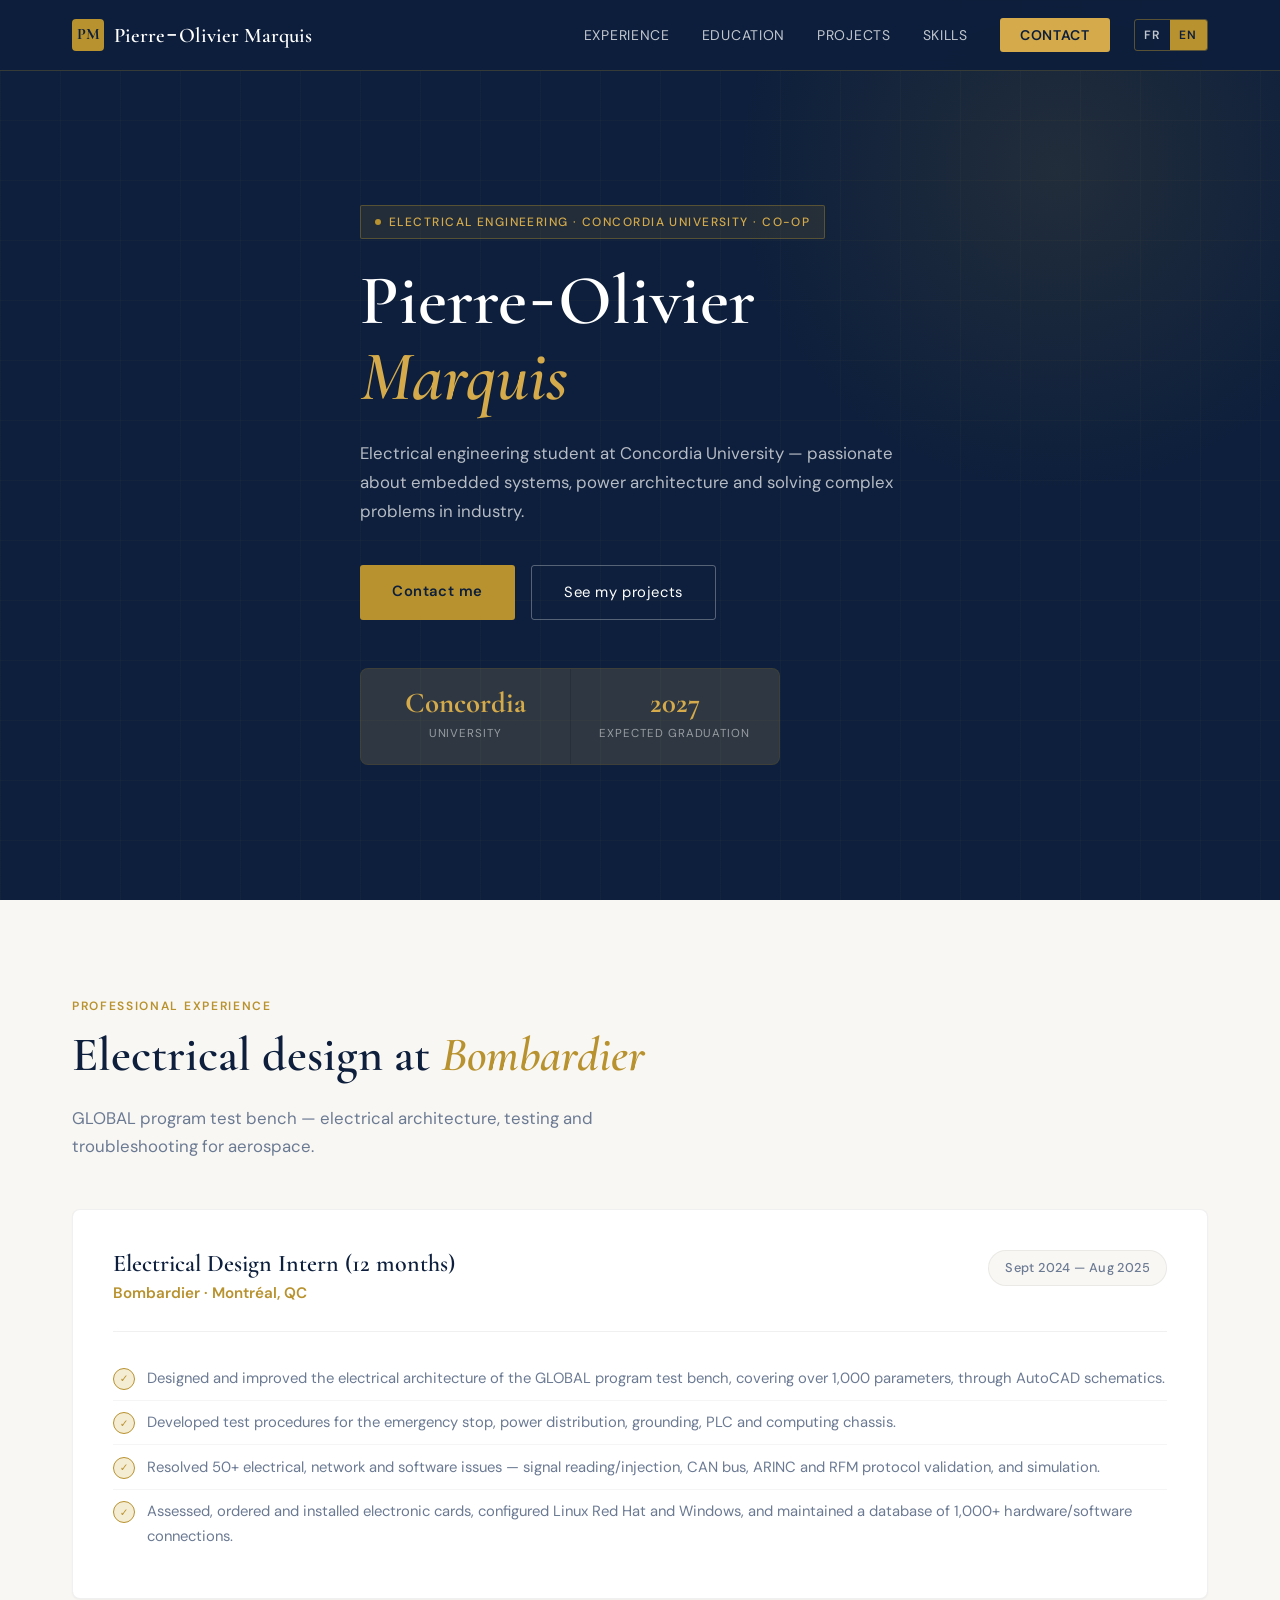
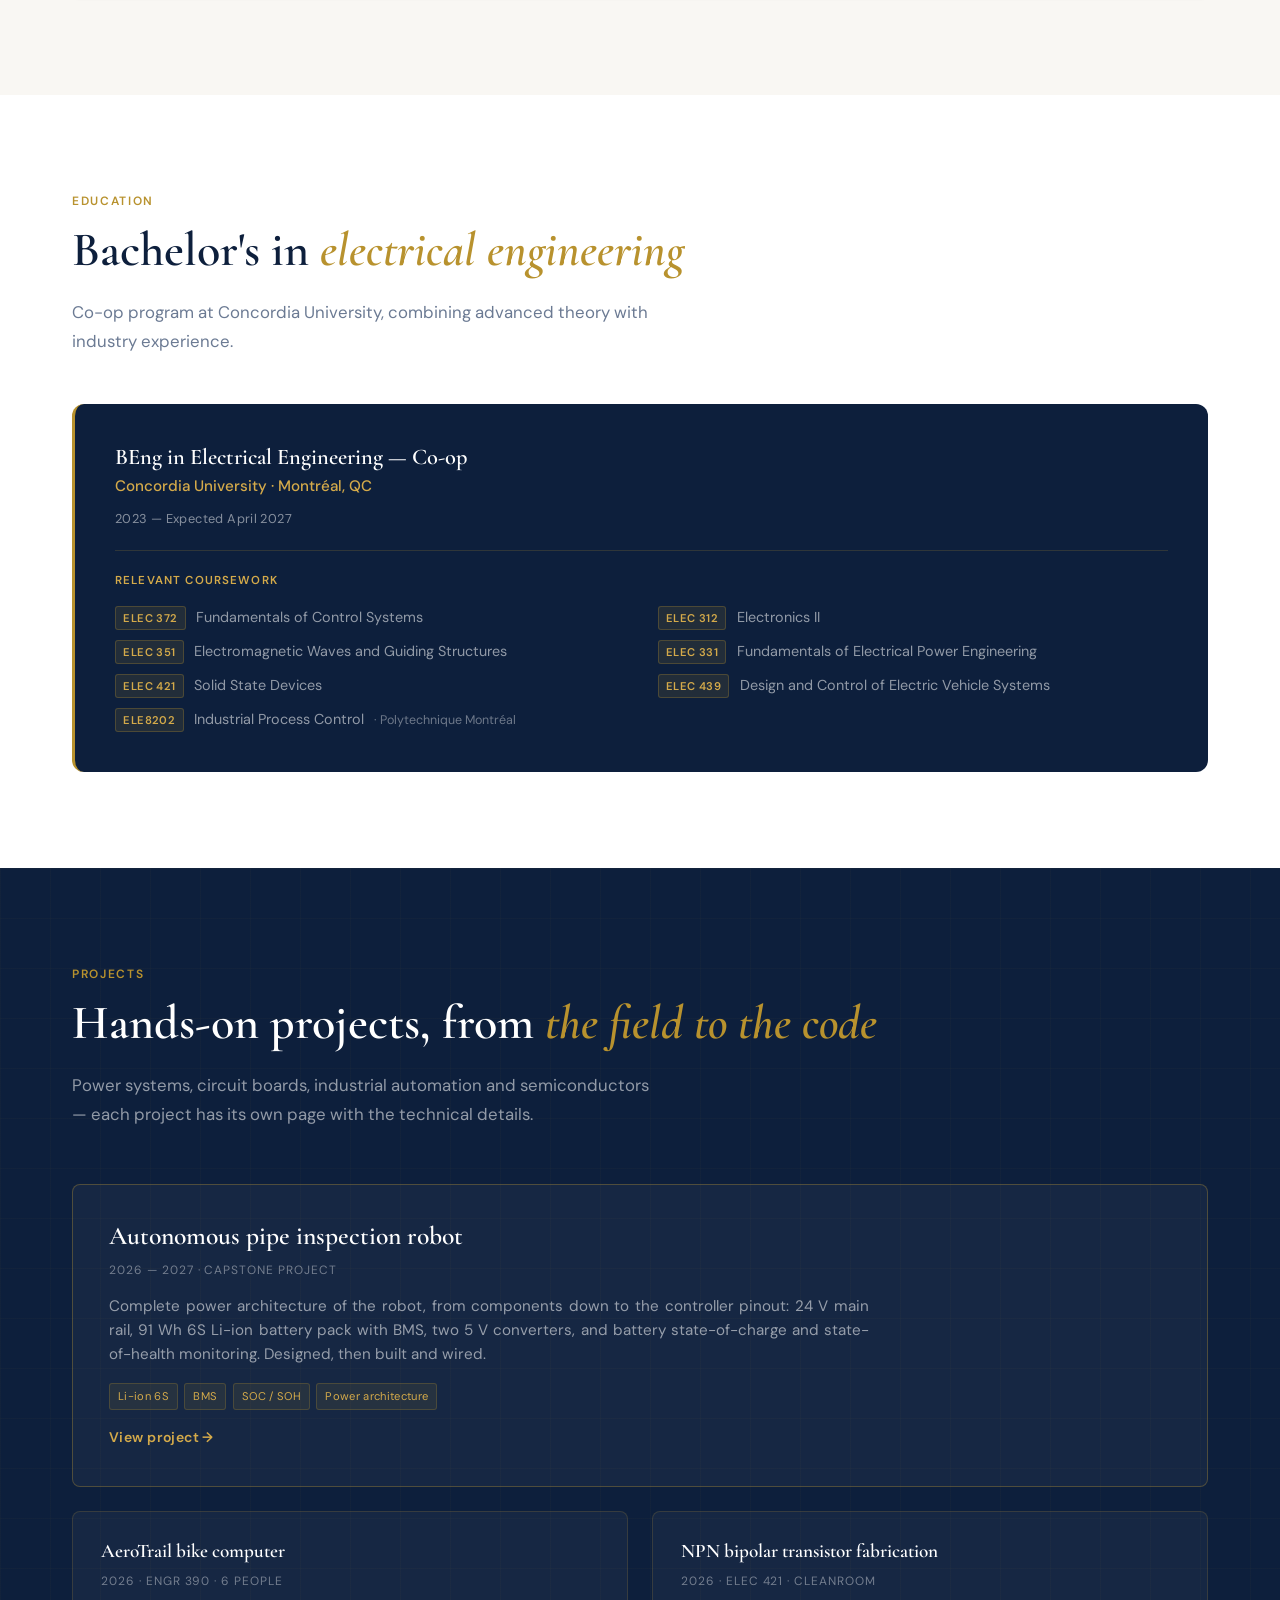
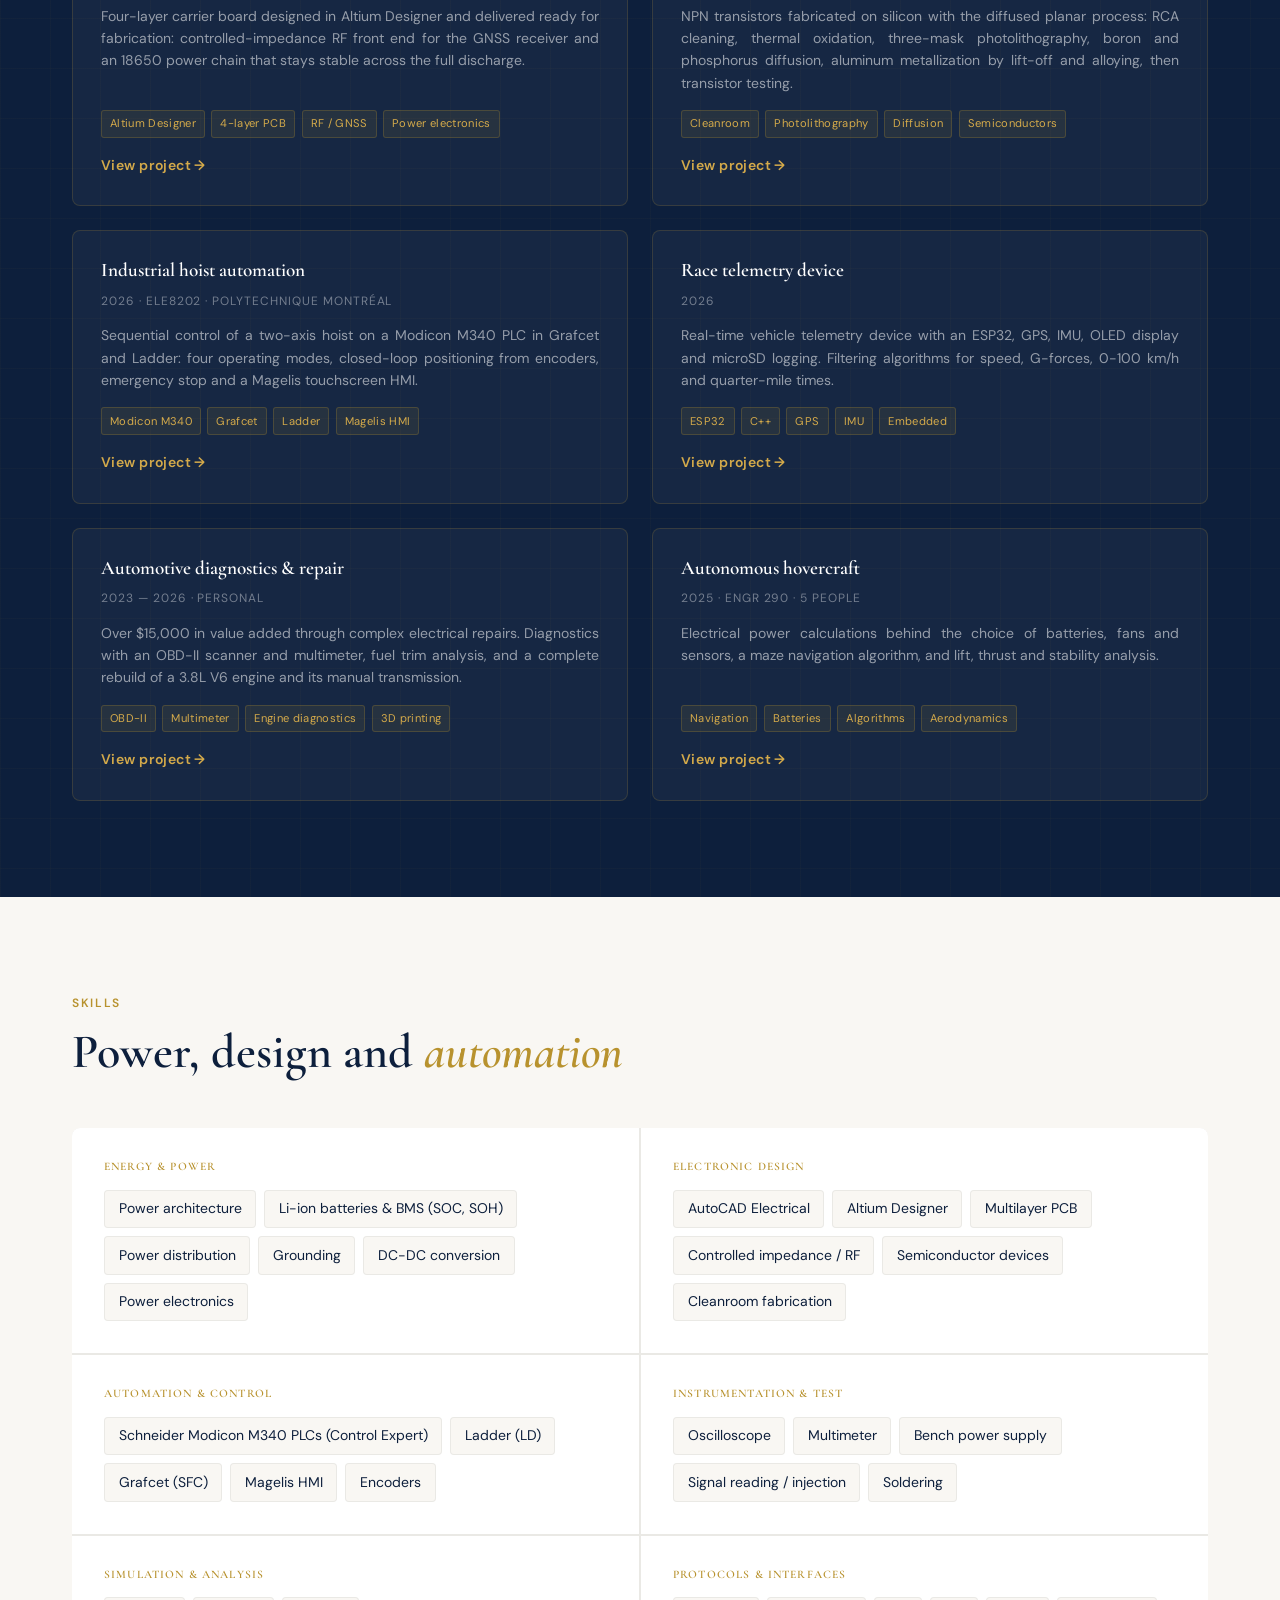
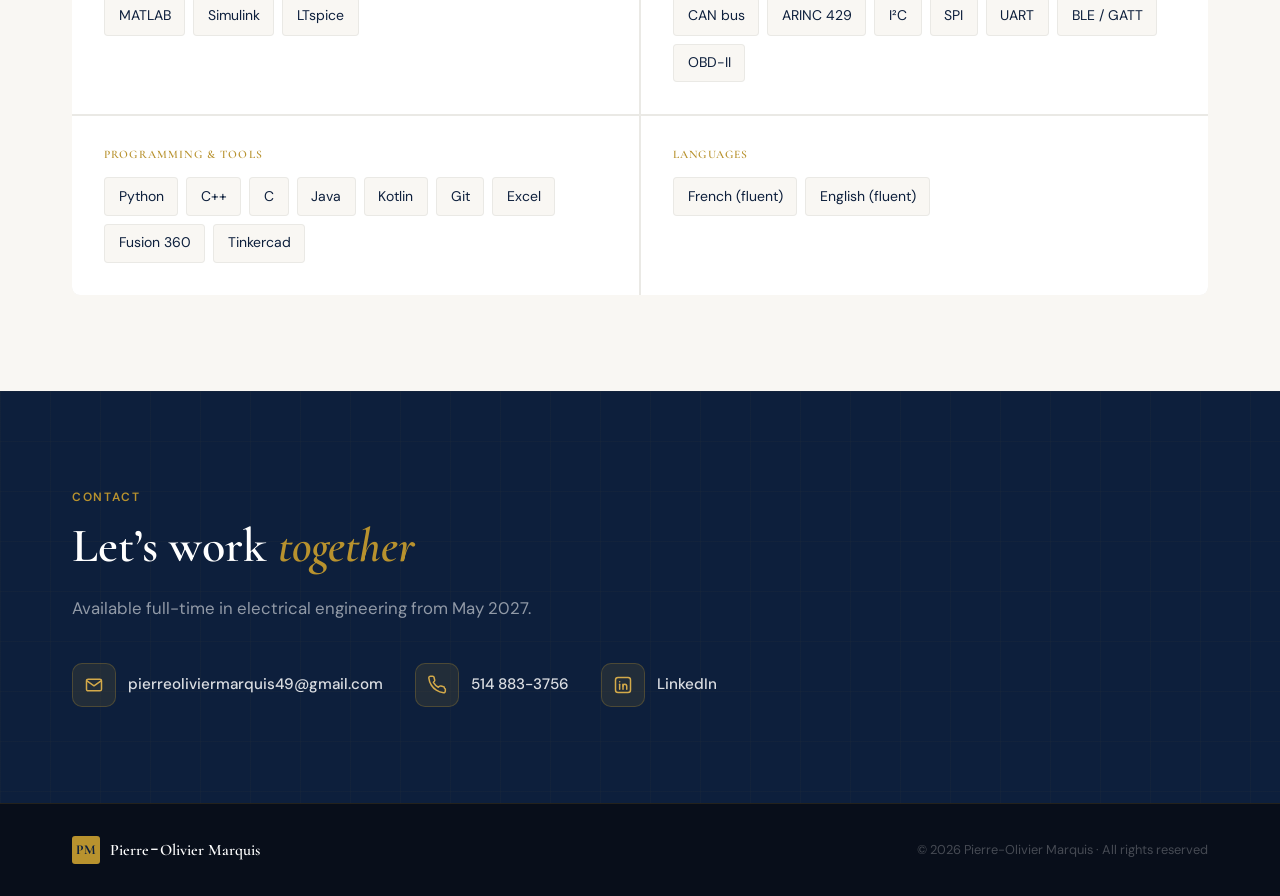
<file: index.html>
<!DOCTYPE html>
<html lang="fr"
      data-title-fr="Pierre-Olivier Marquis | Génie électrique"
      data-title-en="Pierre-Olivier Marquis | Electrical Engineering">
<head>
  <meta charset="UTF-8">
  <!-- Google tag (gtag.js) -->
  <script async src="https://www.googletagmanager.com/gtag/js?id=G-PFT51N5RR3"></script>
  <script>
    window.dataLayer = window.dataLayer || [];
    function gtag(){dataLayer.push(arguments);}
    gtag('js', new Date());

    gtag('config', 'G-PFT51N5RR3');
  </script>
  <meta name="viewport" content="width=device-width, initial-scale=1.0">

  <title>Pierre-Olivier Marquis | Génie électrique</title>
  <meta name="description" content="Pierre-Olivier Marquis — Stagiaire en conception électrique chez Bombardier, étudiant en génie électrique à l'Université Concordia.">
  <meta name="author" content="Pierre-Olivier Marquis">
  <meta name="theme-color" content="#0d1f3c">

  <link rel="canonical" href="https://pierreoliviermarquis.com/">
  <!-- Le site est bilingue sur une seule URL ; ?lang= force la langue. -->
  <link rel="alternate" hreflang="fr" href="https://pierreoliviermarquis.com/?lang=fr">
  <link rel="alternate" hreflang="en" href="https://pierreoliviermarquis.com/?lang=en">
  <link rel="alternate" hreflang="x-default" href="https://pierreoliviermarquis.com/">

  <!-- Aperçu sur les réseaux sociaux.
       Reste à ajouter : og:image (1200x630). -->
  <meta property="og:type" content="website">
  <meta property="og:locale" content="fr_CA">
  <meta property="og:locale:alternate" content="en_CA">
  <meta property="og:site_name" content="Pierre-Olivier Marquis">
  <meta property="og:url" content="https://pierreoliviermarquis.com/">
  <meta property="og:title" content="Pierre-Olivier Marquis | Génie électrique">
  <meta property="og:description" content="Étudiant en génie électrique à l'Université Concordia, stagiaire en conception électrique chez Bombardier.">
  <meta name="twitter:card" content="summary">

  <!-- Google Search va chercher l'icône du domaine : un favicon.ico à la racine
       reste le format le plus sûrement lu, le PNG 96 px (multiple de 48) sert de
       source propre à redimensionner, et le SVG est pris par les navigateurs
       récents. -->
  <link rel="icon" href="favicon.ico" sizes="any">
  <link rel="icon" href="favicon.svg" type="image/svg+xml">
  <link rel="icon" href="favicon-96.png" type="image/png" sizes="96x96">
  <link rel="apple-touch-icon" href="apple-touch-icon.png">

  <link rel="preconnect" href="https://fonts.googleapis.com">
  <link rel="preconnect" href="https://fonts.gstatic.com" crossorigin>
  <link href="https://fonts.googleapis.com/css2?family=Cormorant+Garamond:ital,wght@0,400;0,500;0,600;0,700;1,400;1,600&family=DM+Sans:wght@300;400;500;600&display=swap" rel="stylesheet">

  <!-- Avant tout rendu : choisit la langue (choix mémorisé, puis ?lang=, puis
       langue du navigateur) et marque la page « JS actif », pour que ni la
       mauvaise langue ni les animations d'apparition ne s'affichent un instant. -->
  <script>
    (function (r) {
      var l = null;
      try { l = localStorage.getItem("lang"); } catch (e) {}
      var q = /[?&]lang=(fr|en)\b/.exec(location.search);
      if (q) l = q[1];
      if (l !== "fr" && l !== "en") l = /^fr\b/i.test(navigator.language || "") ? "fr" : "en";
      r.lang = l;
      r.setAttribute("data-lang", l);
      r.classList.add("js");
    })(document.documentElement);
  </script>

  <!-- Ordre important : base (jetons + reset) → gabarit → composants. -->
  <link rel="stylesheet" href="css/base.css">
  <link rel="stylesheet" href="css/layout.css">
  <link rel="stylesheet" href="css/components.css">
  <link rel="stylesheet" href="css/print.css" media="print">

  <script src="js/navigation.js" defer></script>
  <script src="js/main.js" defer></script>
  <script src="js/i18n.js" defer></script>

  <script type="application/ld+json">
  {
    "@context": "https://schema.org",
    "@type": "Person",
    "name": "Pierre-Olivier Marquis",
    "jobTitle": "Stagiaire en conception électrique",
    "url": "https://pierreoliviermarquis.com/",
    "email": "mailto:pierreoliviermarquis49@gmail.com",
    "telephone": "+1-514-883-3756",
    "address": { "@type": "PostalAddress", "addressLocality": "Montréal", "addressRegion": "QC", "addressCountry": "CA" },
    "alumniOf": { "@type": "CollegeOrUniversity", "name": "Université Concordia" },
    "worksFor": { "@type": "Organization", "name": "Bombardier" },
    "knowsLanguage": ["fr", "en"],
    "sameAs": ["https://www.linkedin.com/in/pierre-olivier-marquis/"]
  }
  </script>
</head>

<body>

<a class="skip-link" href="#contenu"><span lang="fr">Aller au contenu principal</span><span lang="en">Skip to main content</span></a>

<!-- ════════ EN-TÊTE ════════ -->
<header class="site-header" data-header>
  <div class="nav-inner">
    <a href="#accueil" class="nav-logo">
      <span class="nav-logo-mark" aria-hidden="true">PM</span>
      <span class="nav-logo-text">Pierre<span class="name-dash">-</span>Olivier Marquis</span>
    </a>

    <div class="nav-right">
      <nav data-aria-fr="Navigation principale" data-aria-en="Main navigation" aria-label="Navigation principale">
        <ul class="nav-links">
          <li><a href="#experience"><span lang="fr">Expérience</span><span lang="en">Experience</span></a></li>
          <li><a href="#education"><span lang="fr">Éducation</span><span lang="en">Education</span></a></li>
          <li><a href="#projects"><span lang="fr">Projets</span><span lang="en">Projects</span></a></li>
          <li><a href="#skills"><span lang="fr">Compétences</span><span lang="en">Skills</span></a></li>
          <li><a href="#contact" class="nav-cta">Contact</a></li>
        </ul>
      </nav>

      <div class="lang-switch" role="group" data-aria-fr="Langue" data-aria-en="Language" aria-label="Langue">
        <!-- Pas d'attribut lang ici : base.css masquerait le bouton de l'autre langue. -->
        <button type="button" data-set-lang="fr" aria-pressed="true" title="Français">FR</button>
        <button type="button" data-set-lang="en" aria-pressed="false" title="English">EN</button>
      </div>

      <button class="nav-toggle" type="button" data-nav-toggle
              aria-expanded="false" aria-controls="mobile-menu" aria-label="Ouvrir le menu">
        <span class="nav-toggle-bar"></span>
        <span class="nav-toggle-bar"></span>
        <span class="nav-toggle-bar"></span>
      </button>
    </div>
  </div>
</header>

<nav class="mobile-menu" id="mobile-menu" data-mobile-menu hidden data-aria-fr="Navigation mobile" data-aria-en="Mobile navigation" aria-label="Navigation mobile">
  <a href="#experience"><span lang="fr">Expérience</span><span lang="en">Experience</span></a>
  <a href="#education"><span lang="fr">Éducation</span><span lang="en">Education</span></a>
  <a href="#projects"><span lang="fr">Projets</span><span lang="en">Projects</span></a>
  <a href="#skills"><span lang="fr">Compétences</span><span lang="en">Skills</span></a>
  <a href="#contact" class="cta">Contact</a>
</nav>

<main id="contenu">

  <!-- ════════ ACCUEIL ════════ -->
  <section class="hero" id="accueil" aria-labelledby="titre-accueil">
    <div class="hero-bg-pattern" aria-hidden="true"></div>
    <div class="hero-glow" aria-hidden="true"></div>

    <div class="hero-inner">
      <p class="hero-badge"><span lang="fr">Génie Électrique · Université Concordia · Co-op</span><span lang="en">Electrical Engineering · Concordia University · Co-op</span></p>
      <h1 id="titre-accueil">
        Pierre<span class="name-dash">-</span>Olivier<br>
        <em>Marquis</em>
      </h1>
      <p class="hero-desc">
        <span lang="fr">Étudiant en génie électrique à l'Université Concordia — passionné par les
        systèmes embarqués, l'architecture de puissance et la résolution de problèmes
        complexes en industrie.</span>
        <span lang="en">Electrical engineering student at Concordia University — passionate about
        embedded systems, power architecture and solving complex problems in
        industry.</span>
      </p>

      <div class="hero-actions">
        <a href="#contact" class="btn-primary"><span lang="fr">Me contacter</span><span lang="en">Contact me</span></a>
        <a href="#projects" class="btn-outline"><span lang="fr">Voir mes projets</span><span lang="en">See my projects</span></a>
      </div>

      <ul class="hero-stats">
        <li class="hero-stat">
          <span class="hero-stat-num">Concordia</span>
          <span class="hero-stat-label"><span lang="fr">Université</span><span lang="en">University</span></span>
        </li>
        <li class="hero-stat">
          <span class="hero-stat-num">2027</span>
          <span class="hero-stat-label"><span lang="fr">Diplôme prévu</span><span lang="en">Expected graduation</span></span>
        </li>
      </ul>
    </div>
  </section>

  <!-- ════════ EXPÉRIENCE ════════ -->
  <section class="section section--muted" id="experience" aria-labelledby="titre-experience">
    <div class="section-wrap">
      <span class="section-label"><span lang="fr">Expérience professionnelle</span><span lang="en">Professional experience</span></span>
      <h2 id="titre-experience"><span lang="fr">Conception électrique chez <em>Bombardier</em></span><span lang="en">Electrical design at <em>Bombardier</em></span></h2>
      <p class="section-intro">
        <span lang="fr">Banc d'essai du programme GLOBAL — architecture électrique, tests et
        résolution de problèmes pour l'aéronautique.</span>
        <span lang="en">GLOBAL program test bench — electrical architecture, testing and
        troubleshooting for aerospace.</span>
      </p>

      <article class="exp-card" data-reveal>
        <div class="exp-top">
          <div>
            <h3 class="exp-role"><span lang="fr">Stagiaire en Conception Électrique (12 mois)</span><span lang="en">Electrical Design Intern (12 months)</span></h3>
            <p class="exp-company">Bombardier · Montréal, QC</p>
          </div>
          <p class="exp-date"><span lang="fr">Sept 2024 — Août 2025</span><span lang="en">Sept 2024 — Aug 2025</span></p>
        </div>
        <ul class="exp-list">
          <li><span lang="fr">Conception et amélioration de l'architecture électrique du banc d'essai du programme GLOBAL pour plus de 1 000 paramètres via des schémas AutoCAD.</span><span lang="en">Designed and improved the electrical architecture of the GLOBAL program test bench, covering over 1,000 parameters, through AutoCAD schematics.</span></li>
          <li><span lang="fr">Développement de procédures de test pour l'arrêt d'urgence, la distribution de puissance, la mise à la terre, le PLC et les châssis informatiques.</span><span lang="en">Developed test procedures for the emergency stop, power distribution, grounding, PLC and computing chassis.</span></li>
          <li><span lang="fr">Résolution de 50+ problèmes électriques, réseaux et logiciels — lecture/injection de signaux, validation de protocoles CANBUS, ARINC et RFM, et simulation.</span><span lang="en">Resolved 50+ electrical, network and software issues — signal reading/injection, CAN bus, ARINC and RFM protocol validation, and simulation.</span></li>
          <li><span lang="fr">Évaluation, commande et installation de cartes électroniques, configuration sous Linux Red Hat et Windows, et maintenance d'une base de données de 1 000+ connexions matérielles/logicielles.</span><span lang="en">Assessed, ordered and installed electronic cards, configured Linux Red Hat and Windows, and maintained a database of 1,000+ hardware/software connections.</span></li>
        </ul>
      </article>
    </div>
  </section>

  <!-- ════════ ÉDUCATION ════════ -->
  <section class="section" id="education" aria-labelledby="titre-education">
    <div class="section-wrap">
      <span class="section-label"><span lang="fr">Éducation</span><span lang="en">Education</span></span>
      <h2 id="titre-education"><span lang="fr">Baccalauréat en <em>génie électrique</em></span><span lang="en">Bachelor's in <em>electrical engineering</em></span></h2>
      <p class="section-intro">
        <span lang="fr">Programme coopératif à l'Université Concordia, combinant théorie avancée
        et expérience industrielle.</span>
        <span lang="en">Co-op program at Concordia University, combining advanced theory with
        industry experience.</span>
      </p>

      <article class="edu-card" data-reveal>
        <h3 class="edu-degree"><span lang="fr">Baccalauréat en génie électrique — Co-op</span><span lang="en">BEng in Electrical Engineering — Co-op</span></h3>
        <p class="edu-school"><span lang="fr">Université Concordia</span><span lang="en">Concordia University</span> · Montréal, QC</p>
        <p class="edu-date"><span lang="fr">2023 — Prévu Avril 2027</span><span lang="en">2023 — Expected April 2027</span></p>

        <div class="edu-courses">
          <h4 class="edu-courses-title"><span lang="fr">Cours pertinents</span><span lang="en">Relevant coursework</span></h4>
          <ul class="edu-course-list">
            <li><span class="edu-course-code">ELEC 372</span> <span lang="fr">Fondements des systèmes de commande</span><span lang="en">Fundamentals of Control Systems</span></li>
            <li><span class="edu-course-code">ELEC 312</span> <span lang="fr">Électronique II</span><span lang="en">Electronics II</span></li>
            <li><span class="edu-course-code">ELEC 351</span> <span lang="fr">Ondes électromagnétiques et structures de guidage</span><span lang="en">Electromagnetic Waves and Guiding Structures</span></li>
            <li><span class="edu-course-code">ELEC 331</span> <span lang="fr">Génie de la puissance</span><span lang="en">Fundamentals of Electrical Power Engineering</span></li>
            <li><span class="edu-course-code">ELEC 421</span> <span lang="fr">Dispositifs à semi-conducteurs</span><span lang="en">Solid State Devices</span></li>
            <li><span class="edu-course-code">ELEC 439</span> <span lang="fr">Conception et commandes de systèmes pour véhicules électriques</span><span lang="en">Design and Control of Electric Vehicle Systems</span></li>
            <li>
              <span class="edu-course-code">ELE8202</span>
              <span lang="fr">Commande de procédés industriels</span><span lang="en">Industrial Process Control</span>
              <span class="edu-course-note">Polytechnique Montréal</span>
            </li>
          </ul>
        </div>
      </article>
    </div>
  </section>

  <!-- ════════ PROJETS ════════ -->
  <section class="section section--dark section--grid" id="projects" aria-labelledby="titre-projets">
    <div class="section-wrap">
      <span class="section-label"><span lang="fr">Projets</span><span lang="en">Projects</span></span>
      <h2 id="titre-projets"><span lang="fr">Des projets concrets, du <em>terrain au code</em></span><span lang="en">Hands-on projects, from <em>the field to the code</em></span></h2>
      <p class="section-intro">
        <span lang="fr">Systèmes de puissance, cartes électroniques, automatisation industrielle et
        semi-conducteurs — chaque projet a sa page, avec les détails techniques.</span>
        <span lang="en">Power systems, circuit boards, industrial automation and semiconductors —
        each project has its own page with the technical details.</span>
      </p>

      <div class="projects-grid">
        <article class="proj-card proj-card--featured" data-reveal>
          <h3 class="proj-name"><a href="projets/robot-inspection-conduites.html"><span lang="fr">Robot autonome d’inspection de conduites</span><span lang="en">Autonomous pipe inspection robot</span></a></h3>
          <p class="proj-year"><span lang="fr">2026 — 2027 · Projet de fin d’études</span><span lang="en">2026 — 2027 · Capstone project</span></p>
          <p class="proj-desc"><span lang="fr">Architecture de puissance complète du robot, des composants jusqu’au brochage du contrôleur : rail principal de 24 V, bloc-batterie Li-ion 6S de 91 Wh avec BMS, deux convertisseurs 5 V et surveillance de l’état de charge et de santé de la batterie. Conçu, puis construit et câblé.</span><span lang="en">Complete power architecture of the robot, from components down to the controller pinout: 24 V main rail, 91 Wh 6S Li-ion battery pack with BMS, two 5 V converters, and battery state-of-charge and state-of-health monitoring. Designed, then built and wired.</span></p>
          <ul class="proj-tags"><li>Li-ion 6S</li><li>BMS</li><li>SOC / SOH</li><li><span lang="fr">Architecture de puissance</span><span lang="en">Power architecture</span></li></ul>
          <p class="proj-more" aria-hidden="true"><span lang="fr">Voir le projet</span><span lang="en">View project</span> <span>→</span></p>
        </article>

        <article class="proj-card" data-reveal>
          <h3 class="proj-name"><a href="projets/aerotrail.html"><span lang="fr">Ordinateur de vélo AeroTrail</span><span lang="en">AeroTrail bike computer</span></a></h3>
          <p class="proj-year"><span lang="fr">2026 · ENGR 390 · 6 personnes</span><span lang="en">2026 · ENGR 390 · 6 people</span></p>
          <p class="proj-desc"><span lang="fr">Carte porteuse quatre couches conçue sous Altium Designer et livrée prête pour fabrication : front-end RF du récepteur GNSS à impédance contrôlée et chaîne d’alimentation sur cellule 18650 stable sur toute la décharge.</span><span lang="en">Four-layer carrier board designed in Altium Designer and delivered ready for fabrication: controlled-impedance RF front end for the GNSS receiver and an 18650 power chain that stays stable across the full discharge.</span></p>
          <ul class="proj-tags"><li>Altium Designer</li><li><span lang="fr">PCB 4 couches</span><span lang="en">4-layer PCB</span></li><li>RF / GNSS</li><li><span lang="fr">Électronique de puissance</span><span lang="en">Power electronics</span></li></ul>
          <p class="proj-more" aria-hidden="true"><span lang="fr">Voir le projet</span><span lang="en">View project</span> <span>→</span></p>
        </article>

        <article class="proj-card" data-reveal>
          <h3 class="proj-name"><a href="projets/transistors-bipolaires.html"><span lang="fr">Fabrication de transistors bipolaires NPN</span><span lang="en">NPN bipolar transistor fabrication</span></a></h3>
          <p class="proj-year"><span lang="fr">2026 · ELEC 421 · Salle blanche</span><span lang="en">2026 · ELEC 421 · Cleanroom</span></p>
          <p class="proj-desc"><span lang="fr">Transistors NPN fabriqués sur silicium par procédé planaire diffusé : nettoyage RCA, oxydation thermique, photolithographie sur trois masques, diffusions de bore et de phosphore, métallisation d’aluminium par lift-off et alliage, puis test des transistors.</span><span lang="en">NPN transistors fabricated on silicon with the diffused planar process: RCA cleaning, thermal oxidation, three-mask photolithography, boron and phosphorus diffusion, aluminum metallization by lift-off and alloying, then transistor testing.</span></p>
          <ul class="proj-tags"><li><span lang="fr">Salle blanche</span><span lang="en">Cleanroom</span></li><li><span lang="fr">Photolithographie</span><span lang="en">Photolithography</span></li><li>Diffusion</li><li><span lang="fr">Semi-conducteurs</span><span lang="en">Semiconductors</span></li></ul>
          <p class="proj-more" aria-hidden="true"><span lang="fr">Voir le projet</span><span lang="en">View project</span> <span>→</span></p>
        </article>

        <article class="proj-card" data-reveal>
          <h3 class="proj-name"><a href="projets/palan-industriel.html"><span lang="fr">Automatisation d’un palan industriel</span><span lang="en">Industrial hoist automation</span></a></h3>
          <p class="proj-year">2026 · ELE8202 · Polytechnique Montréal</p>
          <p class="proj-desc"><span lang="fr">Automatisme séquentiel d’un palan à deux axes sur automate Modicon M340, en Grafcet et Ladder : quatre modes, positionnement en boucle fermée par encodeurs, arrêt d’urgence et IHM sur écran tactile Magelis.</span><span lang="en">Sequential control of a two-axis hoist on a Modicon M340 PLC in Grafcet and Ladder: four operating modes, closed-loop positioning from encoders, emergency stop and a Magelis touchscreen HMI.</span></p>
          <ul class="proj-tags"><li>Modicon M340</li><li>Grafcet</li><li>Ladder</li><li><span lang="fr">IHM Magelis</span><span lang="en">Magelis HMI</span></li></ul>
          <p class="proj-more" aria-hidden="true"><span lang="fr">Voir le projet</span><span lang="en">View project</span> <span>→</span></p>
        </article>

        <article class="proj-card" data-reveal>
          <h3 class="proj-name"><a href="projets/telemetrie-course.html"><span lang="fr">Dispositif de télémétrie de course</span><span lang="en">Race telemetry device</span></a></h3>
          <p class="proj-year">2026</p>
          <p class="proj-desc"><span lang="fr">Appareil de télémétrie véhiculaire en temps réel avec ESP32, GPS, IMU, écran OLED et enregistrement microSD. Algorithmes de filtrage pour la vitesse, les forces G, le 0-100 et le quart de mille.</span><span lang="en">Real-time vehicle telemetry device with an ESP32, GPS, IMU, OLED display and microSD logging. Filtering algorithms for speed, G-forces, 0-100 km/h and quarter-mile times.</span></p>
          <ul class="proj-tags"><li>ESP32</li><li>C++</li><li>GPS</li><li>IMU</li><li><span lang="fr">Embarqué</span><span lang="en">Embedded</span></li></ul>
          <p class="proj-more" aria-hidden="true"><span lang="fr">Voir le projet</span><span lang="en">View project</span> <span>→</span></p>
        </article>

        <article class="proj-card" data-reveal>
          <h3 class="proj-name"><a href="projets/diagnostic-automobile.html"><span lang="fr">Diagnostic &amp; réparation automobile</span><span lang="en">Automotive diagnostics &amp; repair</span></a></h3>
          <p class="proj-year"><span lang="fr">2023 — 2026 · Personnel</span><span lang="en">2023 — 2026 · Personal</span></p>
          <p class="proj-desc"><span lang="fr">Plus de 15 000 $ de valeur ajoutée par des réparations électriques complexes. Diagnostic au scanner OBD-II et au multimètre, analyse des corrections de carburant, et réfection complète d’un moteur V6 3.8L et de sa transmission manuelle.</span><span lang="en">Over $15,000 in value added through complex electrical repairs. Diagnostics with an OBD-II scanner and multimeter, fuel trim analysis, and a complete rebuild of a 3.8L V6 engine and its manual transmission.</span></p>
          <ul class="proj-tags"><li>OBD-II</li><li><span lang="fr">Multimètre</span><span lang="en">Multimeter</span></li><li><span lang="fr">Diagnostic moteur</span><span lang="en">Engine diagnostics</span></li><li><span lang="fr">Impression 3D</span><span lang="en">3D printing</span></li></ul>
          <p class="proj-more" aria-hidden="true"><span lang="fr">Voir le projet</span><span lang="en">View project</span> <span>→</span></p>
        </article>

        <article class="proj-card" data-reveal>
          <h3 class="proj-name"><a href="projets/aeroglisseur-autonome.html"><span lang="fr">Aéroglisseur autonome</span><span lang="en">Autonomous hovercraft</span></a></h3>
          <p class="proj-year"><span lang="fr">2025 · ENGR 290 · 5 personnes</span><span lang="en">2025 · ENGR 290 · 5 people</span></p>
          <p class="proj-desc"><span lang="fr">Calculs de puissance électrique appuyant le choix des batteries, des ventilateurs et des capteurs, algorithme de navigation dans un labyrinthe, et évaluation de la portance, de la poussée et de la stabilité.</span><span lang="en">Electrical power calculations behind the choice of batteries, fans and sensors, a maze navigation algorithm, and lift, thrust and stability analysis.</span></p>
          <ul class="proj-tags"><li>Navigation</li><li>Batteries</li><li><span lang="fr">Algorithmes</span><span lang="en">Algorithms</span></li><li><span lang="fr">Aérodynamique</span><span lang="en">Aerodynamics</span></li></ul>
          <p class="proj-more" aria-hidden="true"><span lang="fr">Voir le projet</span><span lang="en">View project</span> <span>→</span></p>
        </article>

      </div>
    </div>
  </section>

  <!-- ════════ COMPÉTENCES ════════ -->
  <section class="section section--muted" id="skills" aria-labelledby="titre-competences">
    <div class="section-wrap">
      <span class="section-label"><span lang="fr">Compétences</span><span lang="en">Skills</span></span>
      <h2 id="titre-competences"><span lang="fr">Puissance, conception et <em>automatisation</em></span><span lang="en">Power, design and <em>automation</em></span></h2>

      <div class="skills-grid">
        <div class="skill-group" data-reveal>
          <h3 class="skill-cat"><span lang="fr">Énergie &amp; puissance</span><span lang="en">Energy &amp; power</span></h3>
          <ul class="skill-pills">
            <li><span lang="fr">Architecture de puissance</span><span lang="en">Power architecture</span></li>
            <li><span lang="fr">Batteries Li-ion &amp; BMS (SOC, SOH)</span><span lang="en">Li-ion batteries &amp; BMS (SOC, SOH)</span></li>
            <li><span lang="fr">Distribution de puissance</span><span lang="en">Power distribution</span></li>
            <li><span lang="fr">Mise à la terre</span><span lang="en">Grounding</span></li>
            <li><span lang="fr">Conversion CC-CC</span><span lang="en">DC-DC conversion</span></li>
            <li><span lang="fr">Électronique de puissance</span><span lang="en">Power electronics</span></li>
          </ul>
        </div>
        <div class="skill-group" data-reveal>
          <h3 class="skill-cat"><span lang="fr">Conception électronique</span><span lang="en">Electronic design</span></h3>
          <ul class="skill-pills">
            <li>AutoCAD Electrical</li><li>Altium Designer</li>
            <li><span lang="fr">PCB multicouche</span><span lang="en">Multilayer PCB</span></li>
            <li><span lang="fr">Impédance contrôlée / RF</span><span lang="en">Controlled impedance / RF</span></li>
            <li><span lang="fr">Dispositifs à semi-conducteurs</span><span lang="en">Semiconductor devices</span></li>
            <li><span lang="fr">Fabrication en salle blanche</span><span lang="en">Cleanroom fabrication</span></li>
          </ul>
        </div>
        <div class="skill-group" data-reveal>
          <h3 class="skill-cat"><span lang="fr">Automatisation &amp; commande</span><span lang="en">Automation &amp; control</span></h3>
          <ul class="skill-pills">
            <li><span lang="fr">Automates Schneider Modicon M340 (Control Expert)</span><span lang="en">Schneider Modicon M340 PLCs (Control Expert)</span></li>
            <li>Ladder (LD)</li><li>Grafcet (SFC)</li>
            <li><span lang="fr">IHM Magelis</span><span lang="en">Magelis HMI</span></li>
            <li><span lang="fr">Encodeurs</span><span lang="en">Encoders</span></li>
          </ul>
        </div>
        <div class="skill-group" data-reveal>
          <h3 class="skill-cat">Instrumentation &amp; test</h3>
          <ul class="skill-pills">
            <li>Oscilloscope</li>
            <li><span lang="fr">Multimètre</span><span lang="en">Multimeter</span></li>
            <li><span lang="fr">Alimentation de laboratoire</span><span lang="en">Bench power supply</span></li>
            <li><span lang="fr">Lecture / injection de signaux</span><span lang="en">Signal reading / injection</span></li>
            <li><span lang="fr">Soudure</span><span lang="en">Soldering</span></li>
          </ul>
        </div>
        <div class="skill-group" data-reveal>
          <h3 class="skill-cat"><span lang="fr">Simulation &amp; analyse</span><span lang="en">Simulation &amp; analysis</span></h3>
          <ul class="skill-pills">
            <li>MATLAB</li><li>Simulink</li><li>LTspice</li>
          </ul>
        </div>
        <div class="skill-group" data-reveal>
          <h3 class="skill-cat"><span lang="fr">Protocoles &amp; interfaces</span><span lang="en">Protocols &amp; interfaces</span></h3>
          <ul class="skill-pills">
            <li>CAN bus</li><li>ARINC 429</li><li>I²C</li><li>SPI</li><li>UART</li><li>BLE / GATT</li><li>OBD-II</li>
          </ul>
        </div>
        <div class="skill-group" data-reveal>
          <h3 class="skill-cat"><span lang="fr">Programmation &amp; outils</span><span lang="en">Programming &amp; tools</span></h3>
          <ul class="skill-pills">
            <li>Python</li><li>C++</li><li>C</li><li>Java</li><li>Kotlin</li><li>Git</li><li>Excel</li><li>Fusion 360</li><li>Tinkercad</li>
          </ul>
        </div>
        <div class="skill-group" data-reveal>
          <h3 class="skill-cat"><span lang="fr">Langues</span><span lang="en">Languages</span></h3>
          <ul class="skill-pills">
            <li><span lang="fr">Français (courant)</span><span lang="en">French (fluent)</span></li>
            <li><span lang="fr">Anglais (courant)</span><span lang="en">English (fluent)</span></li>
          </ul>
        </div>
      </div>
    </div>
  </section>

  <!-- ════════ CONTACT ════════ -->
  <section class="section section--dark section--grid" id="contact" aria-labelledby="titre-contact">
    <div class="section-wrap">
      <span class="section-label">Contact</span>
      <h2 id="titre-contact"><span lang="fr">Travaillons <em>ensemble</em></span><span lang="en">Let’s work <em>together</em></span></h2>
      <p class="section-intro">
        <span lang="fr">Disponible à temps plein en génie électrique dès mai 2027.</span>
        <span lang="en">Available full-time in electrical engineering from May 2027.</span>
      </p>

      <ul class="contact-row">
        <li class="contact-item">
          <span class="contact-icon" aria-hidden="true">
            <svg viewBox="0 0 24 24">
              <rect x="3" y="5" width="18" height="14" rx="2"></rect>
              <path d="M3.5 7l8.5 6 8.5-6"></path>
            </svg>
          </span>
          <a href="mailto:pierreoliviermarquis49@gmail.com">pierreoliviermarquis49@gmail.com</a>
        </li>
        <li class="contact-item">
          <span class="contact-icon" aria-hidden="true">
            <svg viewBox="0 0 24 24">
              <path d="M22 16.9v2.4a2 2 0 0 1-2.2 2 19.7 19.7 0 0 1-8.6-3.1 19.1 19.1 0 0 1-5.9-5.9A19.7 19.7 0 0 1 2.2 3.7 2 2 0 0 1 4.2 1.5h2.4a2 2 0 0 1 2 1.7c.1.9.3 1.7.6 2.5a2 2 0 0 1-.5 2.1l-1 1a15.7 15.7 0 0 0 5.9 5.9l1-1a2 2 0 0 1 2.1-.5c.8.3 1.6.5 2.5.6a2 2 0 0 1 1.8 2.1z"></path>
            </svg>
          </span>
          <a href="tel:+15148833756">514 883-3756</a>
        </li>
        <li class="contact-item">
          <span class="contact-icon" aria-hidden="true">
            <svg viewBox="0 0 24 24">
              <rect x="3" y="3" width="18" height="18" rx="3"></rect>
              <path d="M8 11v6"></path>
              <path d="M8 8v.01"></path>
              <path d="M12 17v-6"></path>
              <path d="M16.5 17v-3.3c0-1.8-.9-2.7-2.2-2.7-1.2 0-2.3.9-2.3 2.4"></path>
            </svg>
          </span>
          <a href="https://www.linkedin.com/in/pierre-olivier-marquis/" target="_blank" rel="noopener">
            LinkedIn<span class="visually-hidden"> <span lang="fr">(nouvel onglet)</span><span lang="en">(new tab)</span></span>
          </a>
        </li>
      </ul>
    </div>
  </section>

</main>

<!-- ════════ PIED DE PAGE ════════ -->
<footer class="site-footer">
  <div class="footer-inner">
    <a href="#accueil" class="footer-logo">
      <span class="footer-logo-mark" aria-hidden="true">PM</span>
      <span class="footer-logo-text">Pierre<span class="name-dash">-</span>Olivier Marquis</span>
    </a>
    <p>© <span data-current-year>2026</span> Pierre-Olivier Marquis · <span lang="fr">Tous droits réservés</span><span lang="en">All rights reserved</span></p>
  </div>
</footer>

</body>
</html>
</file>
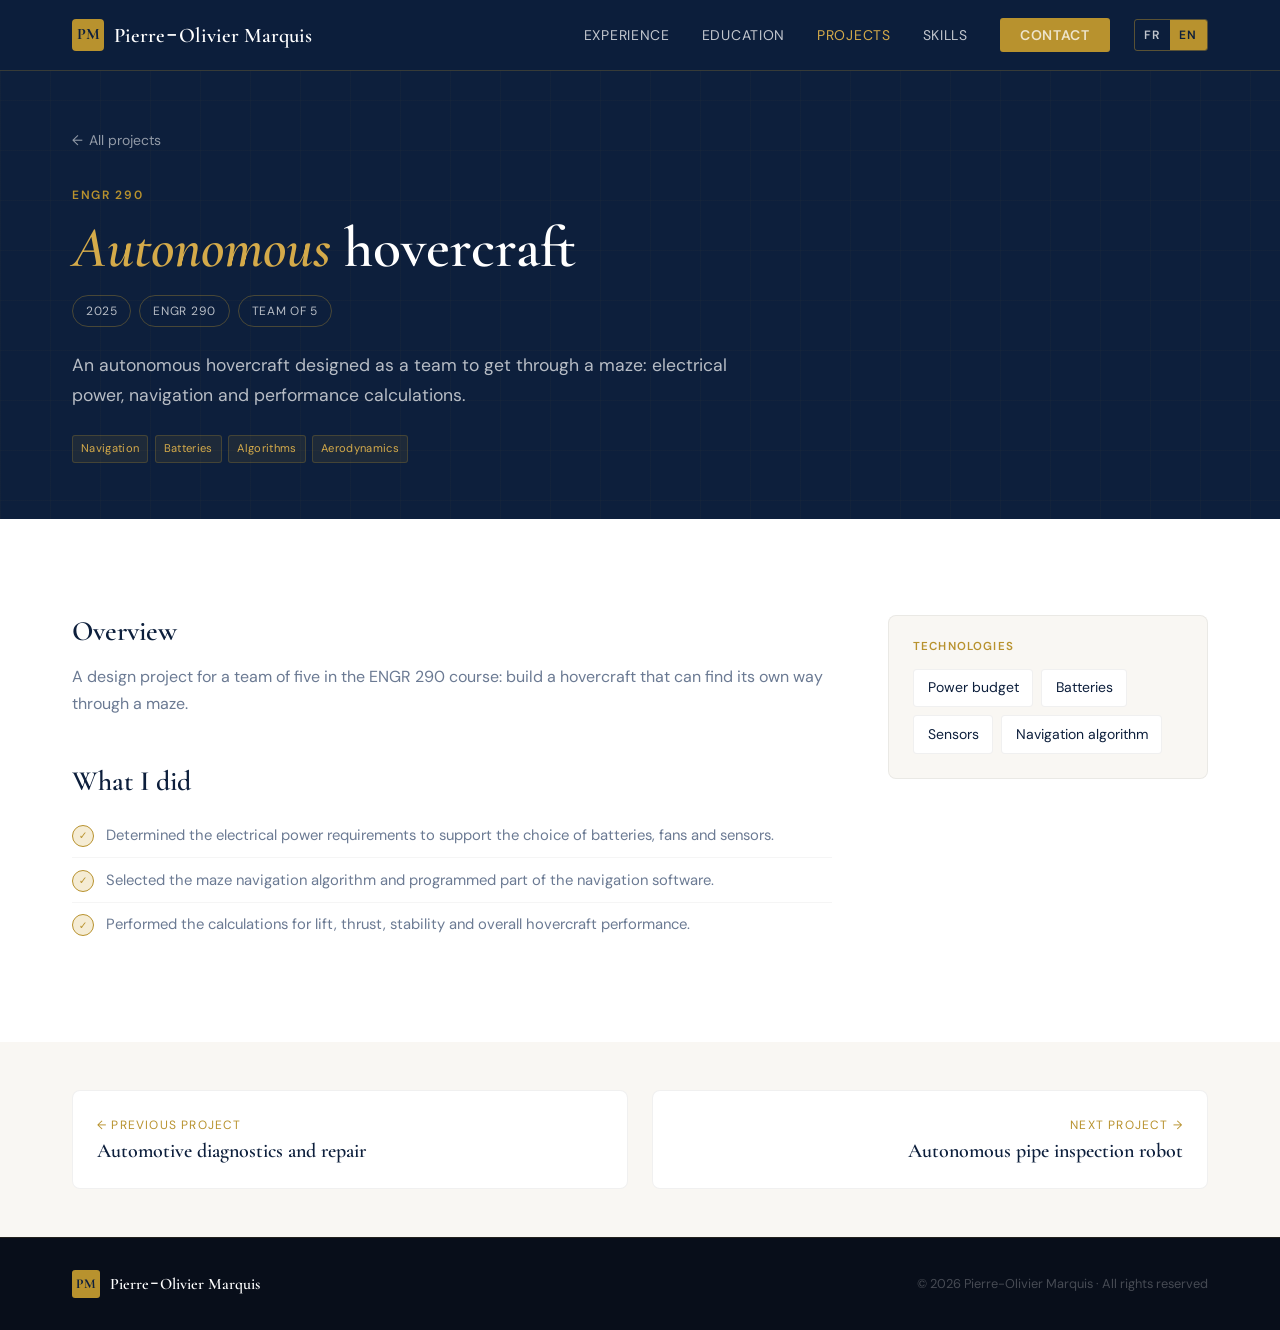
<file: projets/aeroglisseur-autonome.html>
<!DOCTYPE html>
<html lang="fr"
      data-title-fr="Aéroglisseur autonome | Pierre-Olivier Marquis"
      data-title-en="Autonomous hovercraft | Pierre-Olivier Marquis">
<head>
  <meta charset="UTF-8">
  <!-- Google tag (gtag.js) -->
  <script async src="https://www.googletagmanager.com/gtag/js?id=G-PFT51N5RR3"></script>
  <script>
    window.dataLayer = window.dataLayer || [];
    function gtag(){dataLayer.push(arguments);}
    gtag('js', new Date());

    gtag('config', 'G-PFT51N5RR3');
  </script>
  <meta name="viewport" content="width=device-width, initial-scale=1.0">

  <title>Aéroglisseur autonome | Pierre-Olivier Marquis</title>
  <meta name="description" content="Aéroglisseur autonome conçu en équipe pour traverser un labyrinthe : puissance électrique, navigation et calculs de performance.">
  <meta name="author" content="Pierre-Olivier Marquis">
  <meta name="theme-color" content="#0d1f3c">

  <link rel="canonical" href="https://pierreoliviermarquis.com/projets/aeroglisseur-autonome.html">
  <link rel="alternate" hreflang="fr" href="https://pierreoliviermarquis.com/projets/aeroglisseur-autonome.html?lang=fr">
  <link rel="alternate" hreflang="en" href="https://pierreoliviermarquis.com/projets/aeroglisseur-autonome.html?lang=en">
  <link rel="alternate" hreflang="x-default" href="https://pierreoliviermarquis.com/projets/aeroglisseur-autonome.html">

  <meta property="og:type" content="article">
  <meta property="og:locale" content="fr_CA">
  <meta property="og:locale:alternate" content="en_CA">
  <meta property="og:site_name" content="Pierre-Olivier Marquis">
  <meta property="og:url" content="https://pierreoliviermarquis.com/projets/aeroglisseur-autonome.html">
  <meta property="og:title" content="Aéroglisseur autonome | Pierre-Olivier Marquis">
  <meta property="og:description" content="Aéroglisseur autonome conçu en équipe pour traverser un labyrinthe : puissance électrique, navigation et calculs de performance.">
  <meta name="twitter:card" content="summary">

  <link rel="icon" href="../favicon.ico" sizes="any">
  <link rel="icon" href="../favicon.svg" type="image/svg+xml">
  <link rel="icon" href="../favicon-96.png" type="image/png" sizes="96x96">
  <link rel="apple-touch-icon" href="../apple-touch-icon.png">

  <link rel="preconnect" href="https://fonts.googleapis.com">
  <link rel="preconnect" href="https://fonts.gstatic.com" crossorigin>
  <link href="https://fonts.googleapis.com/css2?family=Cormorant+Garamond:ital,wght@0,400;0,500;0,600;0,700;1,400;1,600&family=DM+Sans:wght@300;400;500;600&display=swap" rel="stylesheet">

  <!-- Langue et « JS actif » avant le premier rendu (voir index.html). -->
  <script>
    (function (r) {
      var l = null;
      try { l = localStorage.getItem("lang"); } catch (e) {}
      var q = /[?&]lang=(fr|en)\b/.exec(location.search);
      if (q) l = q[1];
      if (l !== "fr" && l !== "en") l = /^fr\b/i.test(navigator.language || "") ? "fr" : "en";
      r.lang = l;
      r.setAttribute("data-lang", l);
      r.classList.add("js");
    })(document.documentElement);
  </script>

  <!-- Même ordre que l'accueil, plus la feuille propre aux pages de projet. -->
  <link rel="stylesheet" href="../css/base.css">
  <link rel="stylesheet" href="../css/layout.css">
  <link rel="stylesheet" href="../css/components.css">
  <link rel="stylesheet" href="../css/project.css">
  <link rel="stylesheet" href="../css/print.css" media="print">

  <script src="../js/navigation.js" defer></script>
  <script src="../js/main.js" defer></script>
  <script src="../js/i18n.js" defer></script>
</head>

<body>

<a class="skip-link" href="#contenu"><span lang="fr">Aller au contenu principal</span><span lang="en">Skip to main content</span></a>

<!-- ════════ EN-TÊTE ════════ -->
<header class="site-header" data-header>
  <div class="nav-inner">
    <a href="../index.html" class="nav-logo">
      <span class="nav-logo-mark" aria-hidden="true">PM</span>
      <span class="nav-logo-text">Pierre<span class="name-dash">-</span>Olivier Marquis</span>
    </a>

    <div class="nav-right">
      <nav data-aria-fr="Navigation principale" data-aria-en="Main navigation" aria-label="Navigation principale">
        <ul class="nav-links">
          <li><a href="../index.html#experience"><span lang="fr">Expérience</span><span lang="en">Experience</span></a></li>
          <li><a href="../index.html#education"><span lang="fr">Éducation</span><span lang="en">Education</span></a></li>
          <li><a href="../index.html#projects" class="is-active" aria-current="page"><span lang="fr">Projets</span><span lang="en">Projects</span></a></li>
          <li><a href="../index.html#skills"><span lang="fr">Compétences</span><span lang="en">Skills</span></a></li>
          <li><a href="../index.html#contact" class="nav-cta">Contact</a></li>
        </ul>
      </nav>

      <div class="lang-switch" role="group" data-aria-fr="Langue" data-aria-en="Language" aria-label="Langue">
        <button type="button" data-set-lang="fr" aria-pressed="true" title="Français">FR</button>
        <button type="button" data-set-lang="en" aria-pressed="false" title="English">EN</button>
      </div>

      <button class="nav-toggle" type="button" data-nav-toggle
              aria-expanded="false" aria-controls="mobile-menu" aria-label="Ouvrir le menu">
        <span class="nav-toggle-bar"></span>
        <span class="nav-toggle-bar"></span>
        <span class="nav-toggle-bar"></span>
      </button>
    </div>
  </div>
</header>

<nav class="mobile-menu" id="mobile-menu" data-mobile-menu hidden data-aria-fr="Navigation mobile" data-aria-en="Mobile navigation" aria-label="Navigation mobile">
  <a href="../index.html#experience"><span lang="fr">Expérience</span><span lang="en">Experience</span></a>
  <a href="../index.html#education"><span lang="fr">Éducation</span><span lang="en">Education</span></a>
  <a href="../index.html#projects"><span lang="fr">Projets</span><span lang="en">Projects</span></a>
  <a href="../index.html#skills"><span lang="fr">Compétences</span><span lang="en">Skills</span></a>
  <a href="../index.html#contact" class="cta">Contact</a>
</nav>

<main id="contenu">

  <!-- ════════ EN-TÊTE DU PROJET ════════ -->
  <section class="section--dark section--grid proj-hero" aria-labelledby="titre-projet">
    <div class="section-wrap">
      <a class="proj-back" href="../index.html#projects"><span aria-hidden="true">←</span> <span lang="fr">Tous les projets</span><span lang="en">All projects</span></a>
      <span class="section-label">ENGR 290</span>
      <h1 id="titre-projet"><span lang="fr">Aéroglisseur <em>autonome</em></span><span lang="en"><em>Autonomous</em> hovercraft</span></h1>
      <ul class="proj-meta"><li>2025</li><li>ENGR 290</li><li><span lang="fr">Équipe de 5</span><span lang="en">Team of 5</span></li></ul>
      <p class="proj-lede"><span lang="fr">Aéroglisseur autonome conçu en équipe pour traverser un labyrinthe : puissance électrique, navigation et calculs de performance.</span><span lang="en">An autonomous hovercraft designed as a team to get through a maze: electrical power, navigation and performance calculations.</span></p>
      <ul class="proj-tags"><li>Navigation</li><li>Batteries</li><li><span lang="fr">Algorithmes</span><span lang="en">Algorithms</span></li><li><span lang="fr">Aérodynamique</span><span lang="en">Aerodynamics</span></li></ul>
    </div>
  </section>

  <!-- ════════ CONTENU ════════ -->
  <section class="section">
    <div class="section-wrap proj-body">
      <div>
        <section class="proj-section" aria-labelledby="titre-apercu">
          <h2 class="proj-h2" id="titre-apercu"><span lang="fr">Aperçu</span><span lang="en">Overview</span></h2>
          <p><span lang="fr">Projet de conception en équipe de cinq dans le cadre du cours ENGR 290 : construire un aéroglisseur capable de se diriger seul dans un labyrinthe.</span><span lang="en">A design project for a team of five in the ENGR 290 course: build a hovercraft that can find its own way through a maze.</span></p>
        </section>

        <section class="proj-section" aria-labelledby="titre-realisations">
          <h2 class="proj-h2" id="titre-realisations"><span lang="fr">Ce que j’ai réalisé</span><span lang="en">What I did</span></h2>
          <ul class="exp-list">
            <li><span lang="fr">Déterminé les besoins en puissance électrique pour appuyer le choix des batteries, des ventilateurs et des capteurs.</span><span lang="en">Determined the electrical power requirements to support the choice of batteries, fans and sensors.</span></li>
            <li><span lang="fr">Sélectionné l’algorithme de navigation dans le labyrinthe et programmé une partie du logiciel de navigation.</span><span lang="en">Selected the maze navigation algorithm and programmed part of the navigation software.</span></li>
            <li><span lang="fr">Effectué les calculs pour évaluer la portance, la poussée, la stabilité et la performance globale de l’aéroglisseur.</span><span lang="en">Performed the calculations for lift, thrust, stability and overall hovercraft performance.</span></li>
          </ul>
        </section>

        <!-- Pour ajouter des photos : déposer les images dans img/projets/
             et insérer ici une <figure> avec <img src="../img/projets/…"
             alt="…" loading="lazy"> et une <figcaption>. -->
      </div>

      <aside class="proj-aside" data-aria-fr="Fiche technique" data-aria-en="Technical summary" aria-label="Fiche technique">
        <div class="proj-panel">
          <h2 class="proj-panel-title">Technologies</h2>
          <ul class="skill-pills"><li><span lang="fr">Bilan de puissance</span><span lang="en">Power budget</span></li><li>Batteries</li><li><span lang="fr">Capteurs</span><span lang="en">Sensors</span></li><li><span lang="fr">Algorithme de navigation</span><span lang="en">Navigation algorithm</span></li></ul>
        </div>
      </aside>
    </div>
  </section>

  <!-- ════════ AUTRES PROJETS ════════ -->
  <section class="section section--muted section--pager" data-aria-fr="Autres projets" data-aria-en="Other projects" aria-label="Autres projets">
    <div class="section-wrap">
      <nav class="proj-pager" data-aria-fr="Projet précédent et suivant" data-aria-en="Previous and next project" aria-label="Projet précédent et suivant">
        <a href="diagnostic-automobile.html" rel="prev">
          <span class="proj-pager-dir"><span lang="fr">← Projet précédent</span><span lang="en">← Previous project</span></span>
          <span class="proj-pager-name"><span lang="fr">Diagnostic et réparation automobile</span><span lang="en">Automotive diagnostics and repair</span></span>
        </a>
        <a class="proj-pager-next" href="robot-inspection-conduites.html" rel="next">
          <span class="proj-pager-dir"><span lang="fr">Projet suivant →</span><span lang="en">Next project →</span></span>
          <span class="proj-pager-name"><span lang="fr">Robot autonome d’inspection de conduites</span><span lang="en">Autonomous pipe inspection robot</span></span>
        </a>
      </nav>
    </div>
  </section>

</main>

<!-- ════════ PIED DE PAGE ════════ -->
<footer class="site-footer">
  <div class="footer-inner">
    <a href="../index.html" class="footer-logo">
      <span class="footer-logo-mark" aria-hidden="true">PM</span>
      <span class="footer-logo-text">Pierre<span class="name-dash">-</span>Olivier Marquis</span>
    </a>
    <p>© <span data-current-year>2026</span> Pierre-Olivier Marquis · <span lang="fr">Tous droits réservés</span><span lang="en">All rights reserved</span></p>
  </div>
</footer>

</body>
</html>
</file>
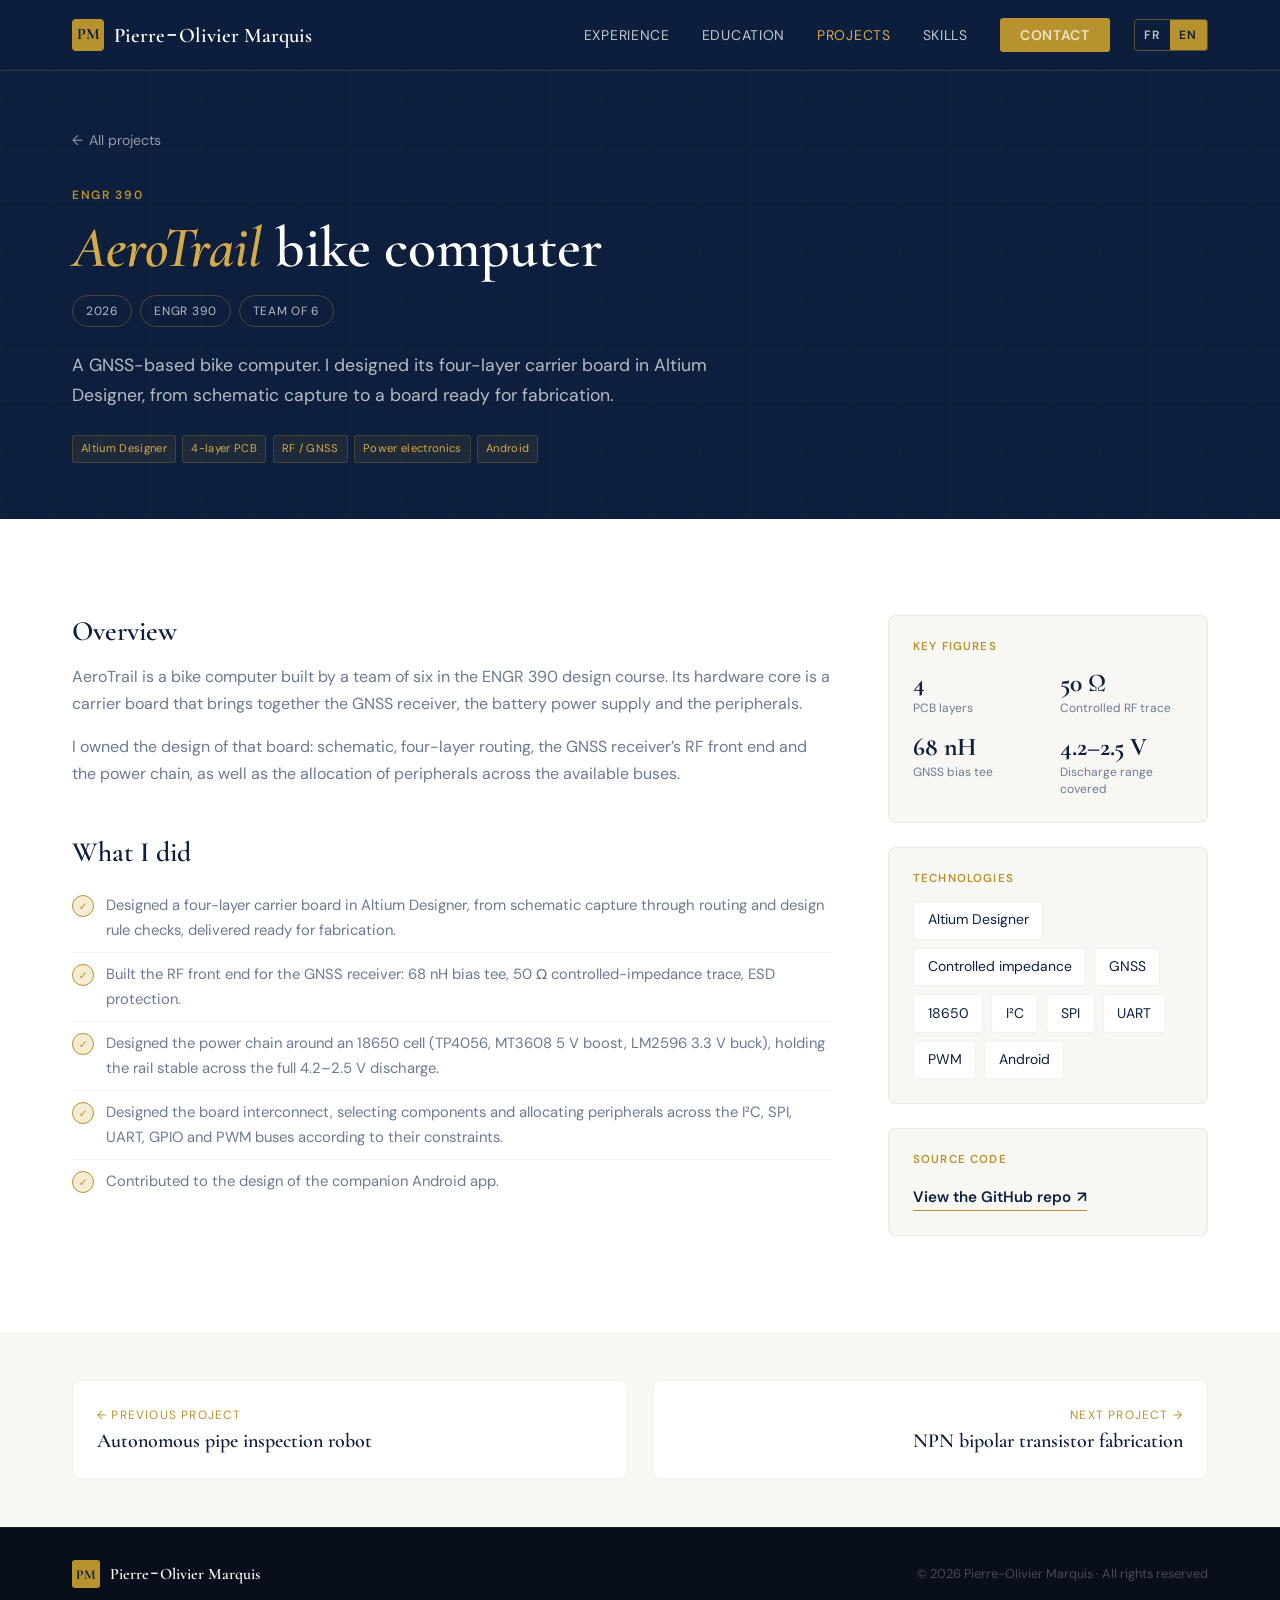
<file: projets/aerotrail.html>
<!DOCTYPE html>
<html lang="fr"
      data-title-fr="Ordinateur de vélo AeroTrail | Pierre-Olivier Marquis"
      data-title-en="AeroTrail bike computer | Pierre-Olivier Marquis">
<head>
  <meta charset="UTF-8">
  <!-- Google tag (gtag.js) -->
  <script async src="https://www.googletagmanager.com/gtag/js?id=G-PFT51N5RR3"></script>
  <script>
    window.dataLayer = window.dataLayer || [];
    function gtag(){dataLayer.push(arguments);}
    gtag('js', new Date());

    gtag('config', 'G-PFT51N5RR3');
  </script>
  <meta name="viewport" content="width=device-width, initial-scale=1.0">

  <title>Ordinateur de vélo AeroTrail | Pierre-Olivier Marquis</title>
  <meta name="description" content="Ordinateur de vélo à positionnement GNSS. J’ai conçu sa carte porteuse quatre couches sous Altium Designer, de la capture schématique jusqu’à une carte prête pour fabrication.">
  <meta name="author" content="Pierre-Olivier Marquis">
  <meta name="theme-color" content="#0d1f3c">

  <link rel="canonical" href="https://pierreoliviermarquis.com/projets/aerotrail.html">
  <link rel="alternate" hreflang="fr" href="https://pierreoliviermarquis.com/projets/aerotrail.html?lang=fr">
  <link rel="alternate" hreflang="en" href="https://pierreoliviermarquis.com/projets/aerotrail.html?lang=en">
  <link rel="alternate" hreflang="x-default" href="https://pierreoliviermarquis.com/projets/aerotrail.html">

  <meta property="og:type" content="article">
  <meta property="og:locale" content="fr_CA">
  <meta property="og:locale:alternate" content="en_CA">
  <meta property="og:site_name" content="Pierre-Olivier Marquis">
  <meta property="og:url" content="https://pierreoliviermarquis.com/projets/aerotrail.html">
  <meta property="og:title" content="Ordinateur de vélo AeroTrail | Pierre-Olivier Marquis">
  <meta property="og:description" content="Ordinateur de vélo à positionnement GNSS. J’ai conçu sa carte porteuse quatre couches sous Altium Designer, de la capture schématique jusqu’à une carte prête pour fabrication.">
  <meta name="twitter:card" content="summary">

  <link rel="icon" href="../favicon.ico" sizes="any">
  <link rel="icon" href="../favicon.svg" type="image/svg+xml">
  <link rel="icon" href="../favicon-96.png" type="image/png" sizes="96x96">
  <link rel="apple-touch-icon" href="../apple-touch-icon.png">

  <link rel="preconnect" href="https://fonts.googleapis.com">
  <link rel="preconnect" href="https://fonts.gstatic.com" crossorigin>
  <link href="https://fonts.googleapis.com/css2?family=Cormorant+Garamond:ital,wght@0,400;0,500;0,600;0,700;1,400;1,600&family=DM+Sans:wght@300;400;500;600&display=swap" rel="stylesheet">

  <!-- Langue et « JS actif » avant le premier rendu (voir index.html). -->
  <script>
    (function (r) {
      var l = null;
      try { l = localStorage.getItem("lang"); } catch (e) {}
      var q = /[?&]lang=(fr|en)\b/.exec(location.search);
      if (q) l = q[1];
      if (l !== "fr" && l !== "en") l = /^fr\b/i.test(navigator.language || "") ? "fr" : "en";
      r.lang = l;
      r.setAttribute("data-lang", l);
      r.classList.add("js");
    })(document.documentElement);
  </script>

  <!-- Même ordre que l'accueil, plus la feuille propre aux pages de projet. -->
  <link rel="stylesheet" href="../css/base.css">
  <link rel="stylesheet" href="../css/layout.css">
  <link rel="stylesheet" href="../css/components.css">
  <link rel="stylesheet" href="../css/project.css">
  <link rel="stylesheet" href="../css/print.css" media="print">

  <script src="../js/navigation.js" defer></script>
  <script src="../js/main.js" defer></script>
  <script src="../js/i18n.js" defer></script>
</head>

<body>

<a class="skip-link" href="#contenu"><span lang="fr">Aller au contenu principal</span><span lang="en">Skip to main content</span></a>

<!-- ════════ EN-TÊTE ════════ -->
<header class="site-header" data-header>
  <div class="nav-inner">
    <a href="../index.html" class="nav-logo">
      <span class="nav-logo-mark" aria-hidden="true">PM</span>
      <span class="nav-logo-text">Pierre<span class="name-dash">-</span>Olivier Marquis</span>
    </a>

    <div class="nav-right">
      <nav data-aria-fr="Navigation principale" data-aria-en="Main navigation" aria-label="Navigation principale">
        <ul class="nav-links">
          <li><a href="../index.html#experience"><span lang="fr">Expérience</span><span lang="en">Experience</span></a></li>
          <li><a href="../index.html#education"><span lang="fr">Éducation</span><span lang="en">Education</span></a></li>
          <li><a href="../index.html#projects" class="is-active" aria-current="page"><span lang="fr">Projets</span><span lang="en">Projects</span></a></li>
          <li><a href="../index.html#skills"><span lang="fr">Compétences</span><span lang="en">Skills</span></a></li>
          <li><a href="../index.html#contact" class="nav-cta">Contact</a></li>
        </ul>
      </nav>

      <div class="lang-switch" role="group" data-aria-fr="Langue" data-aria-en="Language" aria-label="Langue">
        <button type="button" data-set-lang="fr" aria-pressed="true" title="Français">FR</button>
        <button type="button" data-set-lang="en" aria-pressed="false" title="English">EN</button>
      </div>

      <button class="nav-toggle" type="button" data-nav-toggle
              aria-expanded="false" aria-controls="mobile-menu" aria-label="Ouvrir le menu">
        <span class="nav-toggle-bar"></span>
        <span class="nav-toggle-bar"></span>
        <span class="nav-toggle-bar"></span>
      </button>
    </div>
  </div>
</header>

<nav class="mobile-menu" id="mobile-menu" data-mobile-menu hidden data-aria-fr="Navigation mobile" data-aria-en="Mobile navigation" aria-label="Navigation mobile">
  <a href="../index.html#experience"><span lang="fr">Expérience</span><span lang="en">Experience</span></a>
  <a href="../index.html#education"><span lang="fr">Éducation</span><span lang="en">Education</span></a>
  <a href="../index.html#projects"><span lang="fr">Projets</span><span lang="en">Projects</span></a>
  <a href="../index.html#skills"><span lang="fr">Compétences</span><span lang="en">Skills</span></a>
  <a href="../index.html#contact" class="cta">Contact</a>
</nav>

<main id="contenu">

  <!-- ════════ EN-TÊTE DU PROJET ════════ -->
  <section class="section--dark section--grid proj-hero" aria-labelledby="titre-projet">
    <div class="section-wrap">
      <a class="proj-back" href="../index.html#projects"><span aria-hidden="true">←</span> <span lang="fr">Tous les projets</span><span lang="en">All projects</span></a>
      <span class="section-label">ENGR 390</span>
      <h1 id="titre-projet"><span lang="fr">Ordinateur de vélo <em>AeroTrail</em></span><span lang="en"><em>AeroTrail</em> bike computer</span></h1>
      <ul class="proj-meta"><li>2026</li><li>ENGR 390</li><li><span lang="fr">Équipe de 6</span><span lang="en">Team of 6</span></li></ul>
      <p class="proj-lede"><span lang="fr">Ordinateur de vélo à positionnement GNSS. J’ai conçu sa carte porteuse quatre couches sous Altium Designer, de la capture schématique jusqu’à une carte prête pour fabrication.</span><span lang="en">A GNSS-based bike computer. I designed its four-layer carrier board in Altium Designer, from schematic capture to a board ready for fabrication.</span></p>
      <ul class="proj-tags"><li>Altium Designer</li><li><span lang="fr">PCB 4 couches</span><span lang="en">4-layer PCB</span></li><li>RF / GNSS</li><li><span lang="fr">Électronique de puissance</span><span lang="en">Power electronics</span></li><li>Android</li></ul>
    </div>
  </section>

  <!-- ════════ CONTENU ════════ -->
  <section class="section">
    <div class="section-wrap proj-body">
      <div>
        <section class="proj-section" aria-labelledby="titre-apercu">
          <h2 class="proj-h2" id="titre-apercu"><span lang="fr">Aperçu</span><span lang="en">Overview</span></h2>
          <p><span lang="fr">AeroTrail est un ordinateur de vélo développé en équipe de six dans le cadre du cours de conception ENGR 390. Le cœur matériel est une carte porteuse qui réunit le récepteur GNSS, l’alimentation sur batterie et les périphériques.</span><span lang="en">AeroTrail is a bike computer built by a team of six in the ENGR 390 design course. Its hardware core is a carrier board that brings together the GNSS receiver, the battery power supply and the peripherals.</span></p>
          <p><span lang="fr">J’ai pris en charge la conception de cette carte : schéma, routage sur quatre couches, front-end RF du récepteur GNSS et chaîne d’alimentation, en plus de la répartition des périphériques sur les bus disponibles.</span><span lang="en">I owned the design of that board: schematic, four-layer routing, the GNSS receiver’s RF front end and the power chain, as well as the allocation of peripherals across the available buses.</span></p>
        </section>

        <section class="proj-section" aria-labelledby="titre-realisations">
          <h2 class="proj-h2" id="titre-realisations"><span lang="fr">Ce que j’ai réalisé</span><span lang="en">What I did</span></h2>
          <ul class="exp-list">
            <li><span lang="fr">Conçu une carte porteuse quatre couches avec Altium Designer, de la capture schématique au routage et à la vérification des règles, livrée prête pour fabrication.</span><span lang="en">Designed a four-layer carrier board in Altium Designer, from schematic capture through routing and design rule checks, delivered ready for fabrication.</span></li>
            <li><span lang="fr">Réalisé le front-end RF du récepteur GNSS : bias-tee 68 nH, ligne 50 Ω à impédance contrôlée, protection ESD.</span><span lang="en">Built the RF front end for the GNSS receiver: 68 nH bias tee, 50 Ω controlled-impedance trace, ESD protection.</span></li>
            <li><span lang="fr">Conçu la chaîne d’alimentation sur cellule 18650 (TP4056, élévateur MT3608 5 V, abaisseur LM2596 3,3 V), maintenant le rail stable sur toute la décharge 4,2–2,5 V.</span><span lang="en">Designed the power chain around an 18650 cell (TP4056, MT3608 5 V boost, LM2596 3.3 V buck), holding the rail stable across the full 4.2–2.5 V discharge.</span></li>
            <li><span lang="fr">Conçu l’interconnexion de la carte en sélectionnant les composants et en répartissant les périphériques sur les bus I²C, SPI, UART, GPIO et PWM selon leurs contraintes.</span><span lang="en">Designed the board interconnect, selecting components and allocating peripherals across the I²C, SPI, UART, GPIO and PWM buses according to their constraints.</span></li>
            <li><span lang="fr">Participé à la conception de l’application Android compagnon.</span><span lang="en">Contributed to the design of the companion Android app.</span></li>
          </ul>
        </section>

        <!-- Pour ajouter des photos : déposer les images dans img/projets/
             et insérer ici une <figure> avec <img src="../img/projets/…"
             alt="…" loading="lazy"> et une <figcaption>. -->
      </div>

      <aside class="proj-aside" data-aria-fr="Fiche technique" data-aria-en="Technical summary" aria-label="Fiche technique">
        <div class="proj-panel">
          <h2 class="proj-panel-title"><span lang="fr">Chiffres clés</span><span lang="en">Key figures</span></h2>
          <ul class="proj-stats">
            <li><span class="proj-stat-num">4</span><span class="proj-stat-label"><span lang="fr">Couches de PCB</span><span lang="en">PCB layers</span></span></li>
            <li><span class="proj-stat-num">50 Ω</span><span class="proj-stat-label"><span lang="fr">Ligne RF contrôlée</span><span lang="en">Controlled RF trace</span></span></li>
            <li><span class="proj-stat-num">68 nH</span><span class="proj-stat-label"><span lang="fr">Bias-tee GNSS</span><span lang="en">GNSS bias tee</span></span></li>
            <li><span class="proj-stat-num"><span lang="fr">4,2–2,5 V</span><span lang="en">4.2–2.5 V</span></span><span class="proj-stat-label"><span lang="fr">Plage de décharge couverte</span><span lang="en">Discharge range covered</span></span></li>
          </ul>
        </div>

        <div class="proj-panel">
          <h2 class="proj-panel-title">Technologies</h2>
          <ul class="skill-pills"><li>Altium Designer</li><li><span lang="fr">Impédance contrôlée</span><span lang="en">Controlled impedance</span></li><li>GNSS</li><li>18650</li><li>I²C</li><li>SPI</li><li>UART</li><li>PWM</li><li>Android</li></ul>
        </div>

        <div class="proj-panel">
          <h2 class="proj-panel-title"><span lang="fr">Code source</span><span lang="en">Source code</span></h2>
          <a class="proj-link" href="https://github.com/Pierre-Olivier49/AeroTrail-project" target="_blank" rel="noopener"><span lang="fr">Voir le dépôt GitHub</span><span lang="en">View the GitHub repo</span> <span aria-hidden="true">↗</span><span class="visually-hidden"> <span lang="fr">(nouvel onglet)</span><span lang="en">(new tab)</span></span></a>
        </div>
      </aside>
    </div>
  </section>

  <!-- ════════ AUTRES PROJETS ════════ -->
  <section class="section section--muted section--pager" data-aria-fr="Autres projets" data-aria-en="Other projects" aria-label="Autres projets">
    <div class="section-wrap">
      <nav class="proj-pager" data-aria-fr="Projet précédent et suivant" data-aria-en="Previous and next project" aria-label="Projet précédent et suivant">
        <a href="robot-inspection-conduites.html" rel="prev">
          <span class="proj-pager-dir"><span lang="fr">← Projet précédent</span><span lang="en">← Previous project</span></span>
          <span class="proj-pager-name"><span lang="fr">Robot autonome d’inspection de conduites</span><span lang="en">Autonomous pipe inspection robot</span></span>
        </a>
        <a class="proj-pager-next" href="transistors-bipolaires.html" rel="next">
          <span class="proj-pager-dir"><span lang="fr">Projet suivant →</span><span lang="en">Next project →</span></span>
          <span class="proj-pager-name"><span lang="fr">Fabrication de transistors bipolaires NPN</span><span lang="en">NPN bipolar transistor fabrication</span></span>
        </a>
      </nav>
    </div>
  </section>

</main>

<!-- ════════ PIED DE PAGE ════════ -->
<footer class="site-footer">
  <div class="footer-inner">
    <a href="../index.html" class="footer-logo">
      <span class="footer-logo-mark" aria-hidden="true">PM</span>
      <span class="footer-logo-text">Pierre<span class="name-dash">-</span>Olivier Marquis</span>
    </a>
    <p>© <span data-current-year>2026</span> Pierre-Olivier Marquis · <span lang="fr">Tous droits réservés</span><span lang="en">All rights reserved</span></p>
  </div>
</footer>

</body>
</html>
</file>
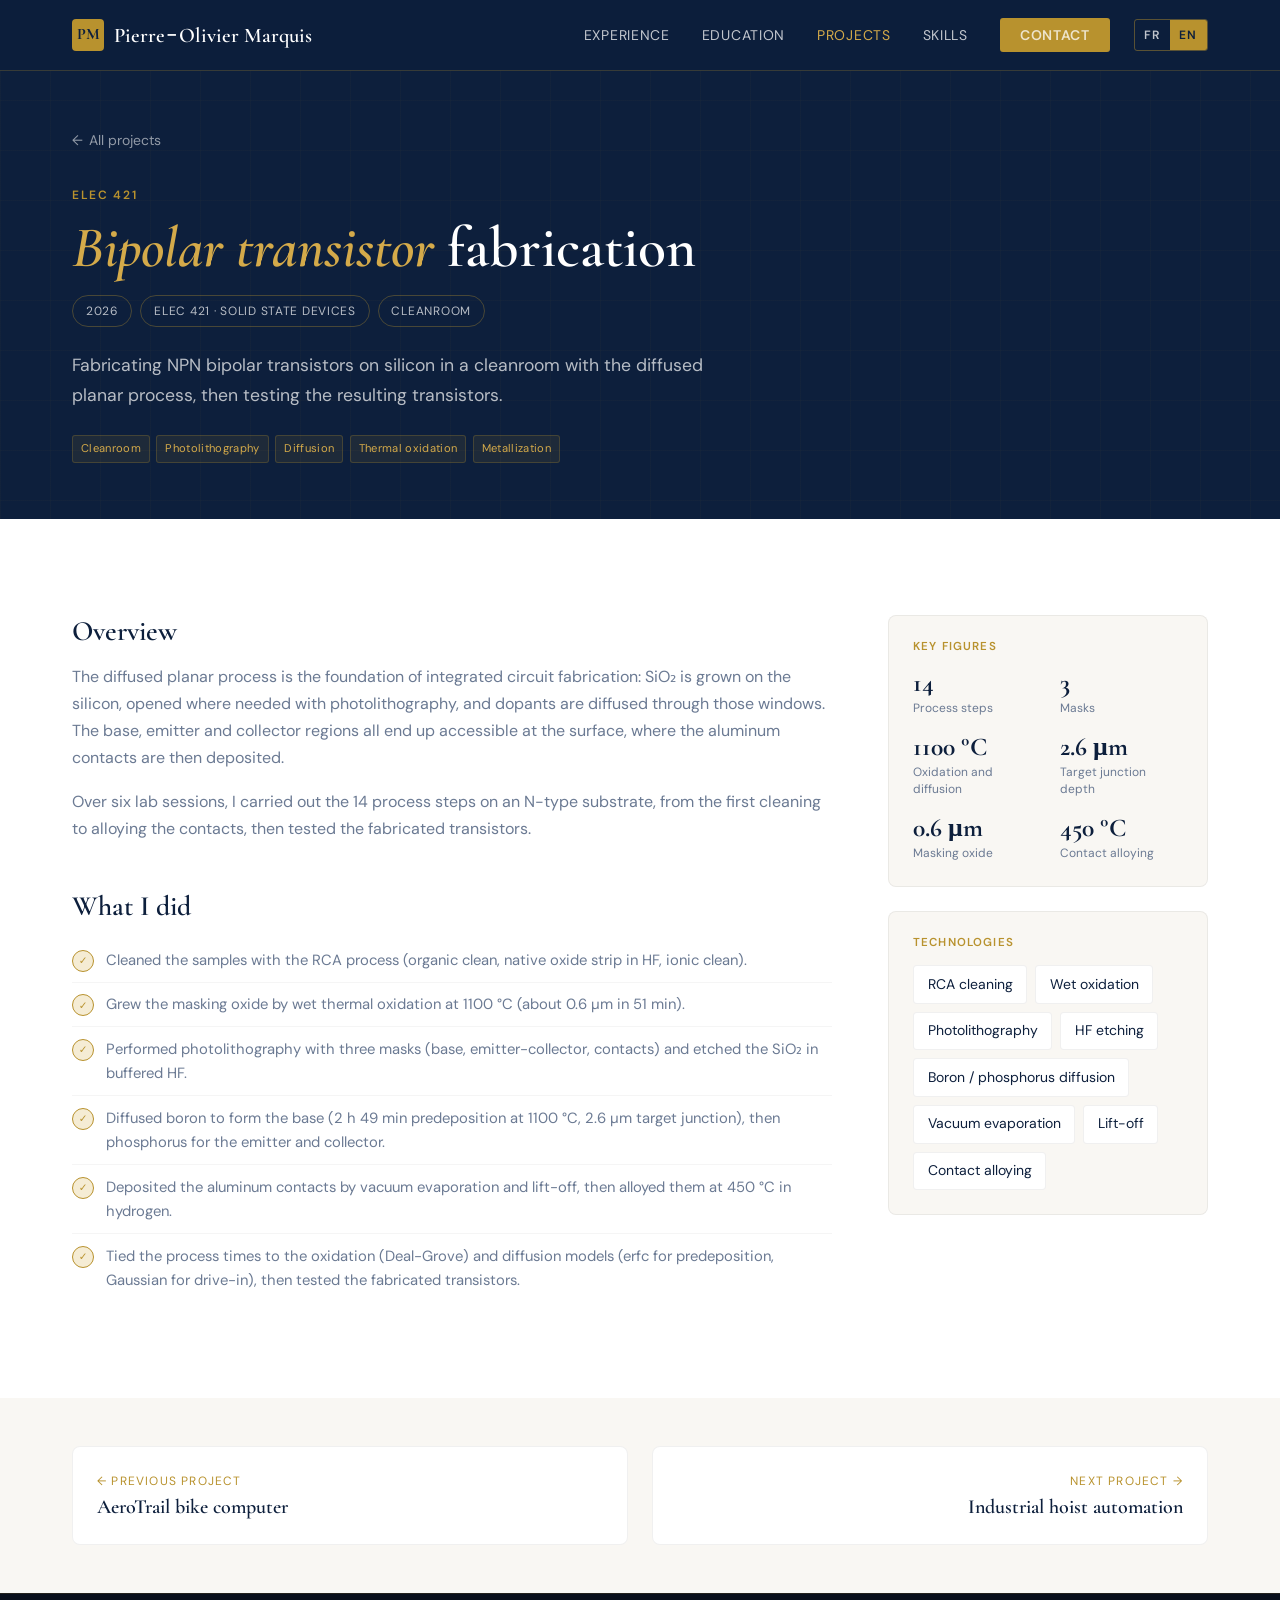
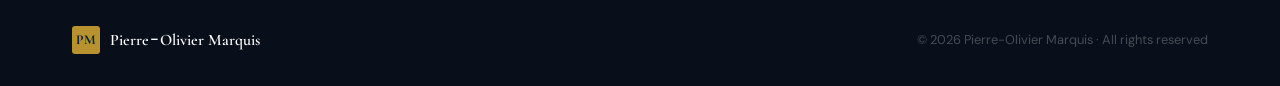
<file: projets/cristal-silicium.html>
<!DOCTYPE html>
<html lang="fr">
<head>
  <meta charset="UTF-8">
  <!-- Google tag (gtag.js) -->
  <script async src="https://www.googletagmanager.com/gtag/js?id=G-PFT51N5RR3"></script>
  <script>
    window.dataLayer = window.dataLayer || [];
    function gtag(){dataLayer.push(arguments);}
    gtag('js', new Date());

    gtag('config', 'G-PFT51N5RR3');
  </script>
  <!-- Ancienne adresse du projet ELEC 421 : redirige vers la page actuelle. -->
  <meta http-equiv="refresh" content="0; url=transistors-bipolaires.html">
  <link rel="canonical" href="https://pierreoliviermarquis.com/projets/transistors-bipolaires.html">
  <meta name="robots" content="noindex">
  <title>Fabrication de transistors bipolaires NPN | Pierre-Olivier Marquis</title>
</head>
<body>
  <p><a href="transistors-bipolaires.html">Fabrication de transistors bipolaires NPN / NPN bipolar transistor fabrication</a></p>
</body>
</html>
</file>
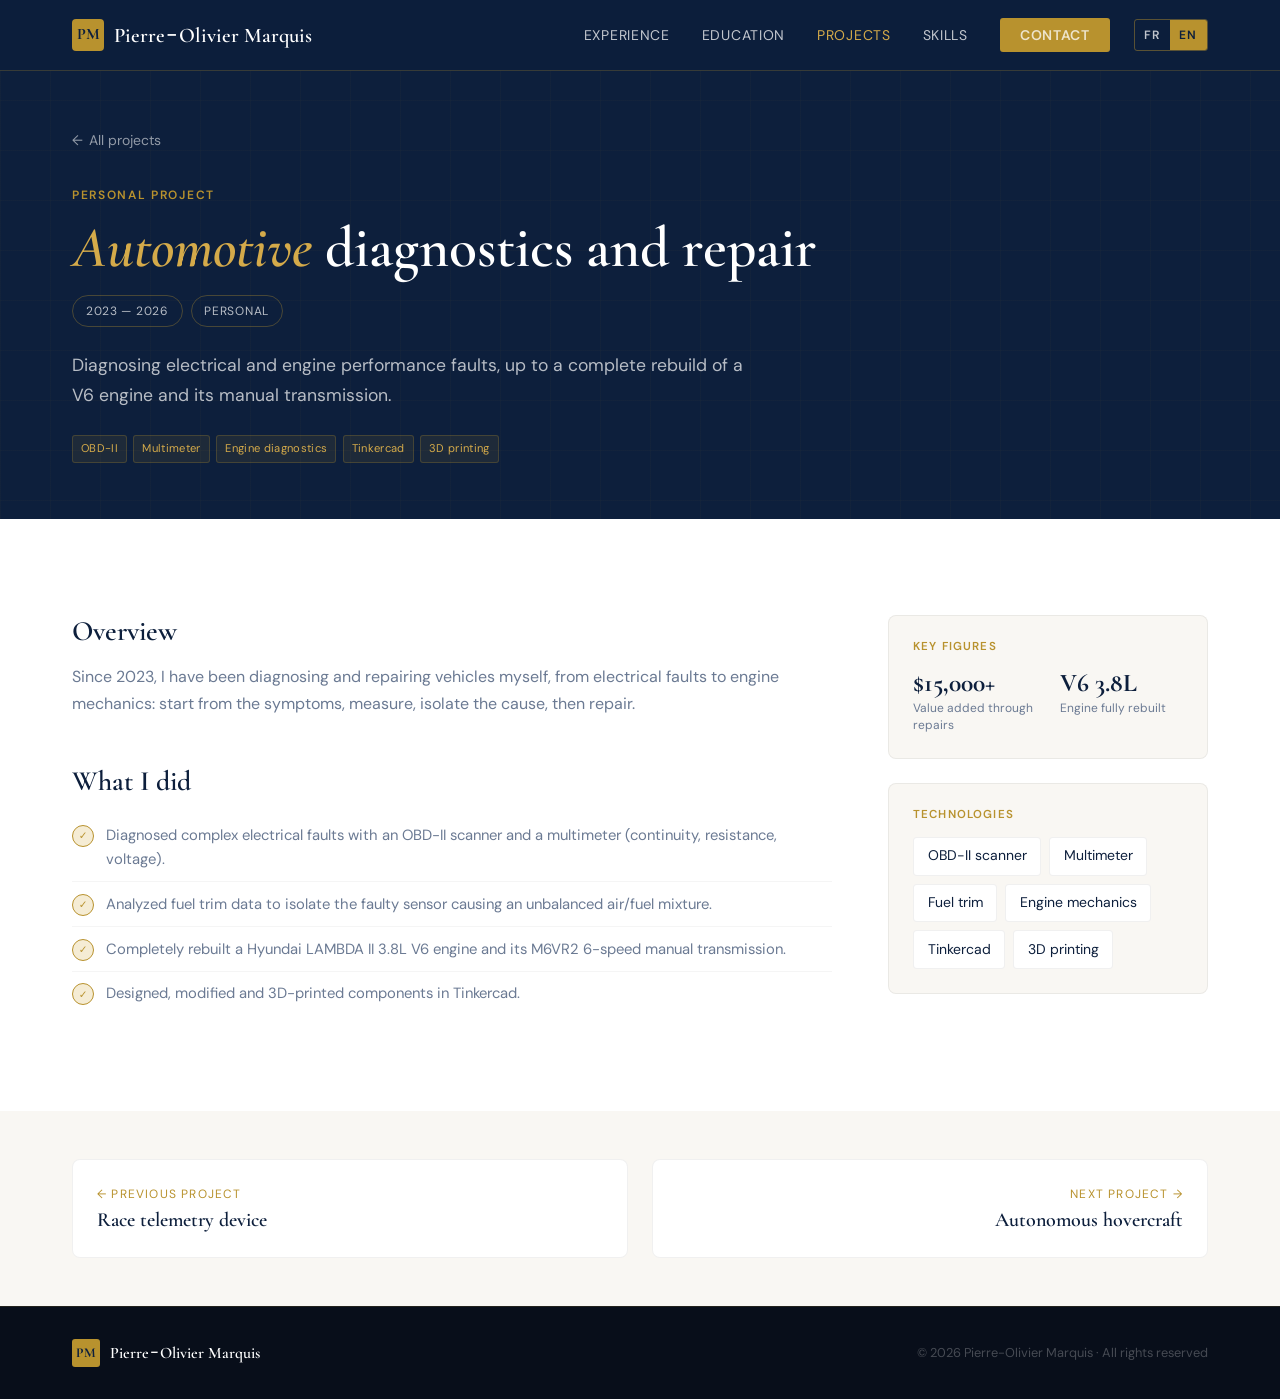
<file: projets/diagnostic-automobile.html>
<!DOCTYPE html>
<html lang="fr"
      data-title-fr="Diagnostic et réparation automobile | Pierre-Olivier Marquis"
      data-title-en="Automotive diagnostics and repair | Pierre-Olivier Marquis">
<head>
  <meta charset="UTF-8">
  <!-- Google tag (gtag.js) -->
  <script async src="https://www.googletagmanager.com/gtag/js?id=G-PFT51N5RR3"></script>
  <script>
    window.dataLayer = window.dataLayer || [];
    function gtag(){dataLayer.push(arguments);}
    gtag('js', new Date());

    gtag('config', 'G-PFT51N5RR3');
  </script>
  <meta name="viewport" content="width=device-width, initial-scale=1.0">

  <title>Diagnostic et réparation automobile | Pierre-Olivier Marquis</title>
  <meta name="description" content="Diagnostic de pannes électriques et de performance moteur, jusqu’à la réfection complète d’un moteur V6 et de sa transmission manuelle.">
  <meta name="author" content="Pierre-Olivier Marquis">
  <meta name="theme-color" content="#0d1f3c">

  <link rel="canonical" href="https://pierreoliviermarquis.com/projets/diagnostic-automobile.html">
  <link rel="alternate" hreflang="fr" href="https://pierreoliviermarquis.com/projets/diagnostic-automobile.html?lang=fr">
  <link rel="alternate" hreflang="en" href="https://pierreoliviermarquis.com/projets/diagnostic-automobile.html?lang=en">
  <link rel="alternate" hreflang="x-default" href="https://pierreoliviermarquis.com/projets/diagnostic-automobile.html">

  <meta property="og:type" content="article">
  <meta property="og:locale" content="fr_CA">
  <meta property="og:locale:alternate" content="en_CA">
  <meta property="og:site_name" content="Pierre-Olivier Marquis">
  <meta property="og:url" content="https://pierreoliviermarquis.com/projets/diagnostic-automobile.html">
  <meta property="og:title" content="Diagnostic et réparation automobile | Pierre-Olivier Marquis">
  <meta property="og:description" content="Diagnostic de pannes électriques et de performance moteur, jusqu’à la réfection complète d’un moteur V6 et de sa transmission manuelle.">
  <meta name="twitter:card" content="summary">

  <link rel="icon" href="../favicon.ico" sizes="any">
  <link rel="icon" href="../favicon.svg" type="image/svg+xml">
  <link rel="icon" href="../favicon-96.png" type="image/png" sizes="96x96">
  <link rel="apple-touch-icon" href="../apple-touch-icon.png">

  <link rel="preconnect" href="https://fonts.googleapis.com">
  <link rel="preconnect" href="https://fonts.gstatic.com" crossorigin>
  <link href="https://fonts.googleapis.com/css2?family=Cormorant+Garamond:ital,wght@0,400;0,500;0,600;0,700;1,400;1,600&family=DM+Sans:wght@300;400;500;600&display=swap" rel="stylesheet">

  <!-- Langue et « JS actif » avant le premier rendu (voir index.html). -->
  <script>
    (function (r) {
      var l = null;
      try { l = localStorage.getItem("lang"); } catch (e) {}
      var q = /[?&]lang=(fr|en)\b/.exec(location.search);
      if (q) l = q[1];
      if (l !== "fr" && l !== "en") l = /^fr\b/i.test(navigator.language || "") ? "fr" : "en";
      r.lang = l;
      r.setAttribute("data-lang", l);
      r.classList.add("js");
    })(document.documentElement);
  </script>

  <!-- Même ordre que l'accueil, plus la feuille propre aux pages de projet. -->
  <link rel="stylesheet" href="../css/base.css">
  <link rel="stylesheet" href="../css/layout.css">
  <link rel="stylesheet" href="../css/components.css">
  <link rel="stylesheet" href="../css/project.css">
  <link rel="stylesheet" href="../css/print.css" media="print">

  <script src="../js/navigation.js" defer></script>
  <script src="../js/main.js" defer></script>
  <script src="../js/i18n.js" defer></script>
</head>

<body>

<a class="skip-link" href="#contenu"><span lang="fr">Aller au contenu principal</span><span lang="en">Skip to main content</span></a>

<!-- ════════ EN-TÊTE ════════ -->
<header class="site-header" data-header>
  <div class="nav-inner">
    <a href="../index.html" class="nav-logo">
      <span class="nav-logo-mark" aria-hidden="true">PM</span>
      <span class="nav-logo-text">Pierre<span class="name-dash">-</span>Olivier Marquis</span>
    </a>

    <div class="nav-right">
      <nav data-aria-fr="Navigation principale" data-aria-en="Main navigation" aria-label="Navigation principale">
        <ul class="nav-links">
          <li><a href="../index.html#experience"><span lang="fr">Expérience</span><span lang="en">Experience</span></a></li>
          <li><a href="../index.html#education"><span lang="fr">Éducation</span><span lang="en">Education</span></a></li>
          <li><a href="../index.html#projects" class="is-active" aria-current="page"><span lang="fr">Projets</span><span lang="en">Projects</span></a></li>
          <li><a href="../index.html#skills"><span lang="fr">Compétences</span><span lang="en">Skills</span></a></li>
          <li><a href="../index.html#contact" class="nav-cta">Contact</a></li>
        </ul>
      </nav>

      <div class="lang-switch" role="group" data-aria-fr="Langue" data-aria-en="Language" aria-label="Langue">
        <button type="button" data-set-lang="fr" aria-pressed="true" title="Français">FR</button>
        <button type="button" data-set-lang="en" aria-pressed="false" title="English">EN</button>
      </div>

      <button class="nav-toggle" type="button" data-nav-toggle
              aria-expanded="false" aria-controls="mobile-menu" aria-label="Ouvrir le menu">
        <span class="nav-toggle-bar"></span>
        <span class="nav-toggle-bar"></span>
        <span class="nav-toggle-bar"></span>
      </button>
    </div>
  </div>
</header>

<nav class="mobile-menu" id="mobile-menu" data-mobile-menu hidden data-aria-fr="Navigation mobile" data-aria-en="Mobile navigation" aria-label="Navigation mobile">
  <a href="../index.html#experience"><span lang="fr">Expérience</span><span lang="en">Experience</span></a>
  <a href="../index.html#education"><span lang="fr">Éducation</span><span lang="en">Education</span></a>
  <a href="../index.html#projects"><span lang="fr">Projets</span><span lang="en">Projects</span></a>
  <a href="../index.html#skills"><span lang="fr">Compétences</span><span lang="en">Skills</span></a>
  <a href="../index.html#contact" class="cta">Contact</a>
</nav>

<main id="contenu">

  <!-- ════════ EN-TÊTE DU PROJET ════════ -->
  <section class="section--dark section--grid proj-hero" aria-labelledby="titre-projet">
    <div class="section-wrap">
      <a class="proj-back" href="../index.html#projects"><span aria-hidden="true">←</span> <span lang="fr">Tous les projets</span><span lang="en">All projects</span></a>
      <span class="section-label"><span lang="fr">Projet personnel</span><span lang="en">Personal project</span></span>
      <h1 id="titre-projet"><span lang="fr">Diagnostic et réparation <em>automobile</em></span><span lang="en"><em>Automotive</em> diagnostics and repair</span></h1>
      <ul class="proj-meta"><li>2023 — 2026</li><li><span lang="fr">Personnel</span><span lang="en">Personal</span></li></ul>
      <p class="proj-lede"><span lang="fr">Diagnostic de pannes électriques et de performance moteur, jusqu’à la réfection complète d’un moteur V6 et de sa transmission manuelle.</span><span lang="en">Diagnosing electrical and engine performance faults, up to a complete rebuild of a V6 engine and its manual transmission.</span></p>
      <ul class="proj-tags"><li>OBD-II</li><li><span lang="fr">Multimètre</span><span lang="en">Multimeter</span></li><li><span lang="fr">Diagnostic moteur</span><span lang="en">Engine diagnostics</span></li><li>Tinkercad</li><li><span lang="fr">Impression 3D</span><span lang="en">3D printing</span></li></ul>
    </div>
  </section>

  <!-- ════════ CONTENU ════════ -->
  <section class="section">
    <div class="section-wrap proj-body">
      <div>
        <section class="proj-section" aria-labelledby="titre-apercu">
          <h2 class="proj-h2" id="titre-apercu"><span lang="fr">Aperçu</span><span lang="en">Overview</span></h2>
          <p><span lang="fr">Depuis 2023, je diagnostique et répare des véhicules moi-même, des pannes électriques jusqu’à la mécanique moteur : partir des symptômes, mesurer, isoler la cause, puis réparer.</span><span lang="en">Since 2023, I have been diagnosing and repairing vehicles myself, from electrical faults to engine mechanics: start from the symptoms, measure, isolate the cause, then repair.</span></p>
        </section>

        <section class="proj-section" aria-labelledby="titre-realisations">
          <h2 class="proj-h2" id="titre-realisations"><span lang="fr">Ce que j’ai réalisé</span><span lang="en">What I did</span></h2>
          <ul class="exp-list">
            <li><span lang="fr">Diagnostiqué des problèmes électriques complexes avec un scanner OBD-II et un multimètre (continuité, résistance, tension).</span><span lang="en">Diagnosed complex electrical faults with an OBD-II scanner and a multimeter (continuity, resistance, voltage).</span></li>
            <li><span lang="fr">Analysé les données de correction de carburant (fuel trim) pour isoler le capteur défectueux à l’origine d’un mélange air/carburant déséquilibré.</span><span lang="en">Analyzed fuel trim data to isolate the faulty sensor causing an unbalanced air/fuel mixture.</span></li>
            <li><span lang="fr">Réalisé la réfection complète d’un moteur Hyundai LAMBDA II V6 3.8L et de sa transmission manuelle 6 vitesses M6VR2.</span><span lang="en">Completely rebuilt a Hyundai LAMBDA II 3.8L V6 engine and its M6VR2 6-speed manual transmission.</span></li>
            <li><span lang="fr">Conçu, modifié et imprimé en 3D des composantes avec Tinkercad.</span><span lang="en">Designed, modified and 3D-printed components in Tinkercad.</span></li>
          </ul>
        </section>

        <!-- Pour ajouter des photos : déposer les images dans img/projets/
             et insérer ici une <figure> avec <img src="../img/projets/…"
             alt="…" loading="lazy"> et une <figcaption>. -->
      </div>

      <aside class="proj-aside" data-aria-fr="Fiche technique" data-aria-en="Technical summary" aria-label="Fiche technique">
        <div class="proj-panel">
          <h2 class="proj-panel-title"><span lang="fr">Chiffres clés</span><span lang="en">Key figures</span></h2>
          <ul class="proj-stats">
            <li><span class="proj-stat-num"><span lang="fr">15 000 $+</span><span lang="en">$15,000+</span></span><span class="proj-stat-label"><span lang="fr">Valeur ajoutée par les réparations</span><span lang="en">Value added through repairs</span></span></li>
            <li><span class="proj-stat-num">V6 3.8L</span><span class="proj-stat-label"><span lang="fr">Moteur refait au complet</span><span lang="en">Engine fully rebuilt</span></span></li>
          </ul>
        </div>

        <div class="proj-panel">
          <h2 class="proj-panel-title">Technologies</h2>
          <ul class="skill-pills"><li><span lang="fr">Scanner OBD-II</span><span lang="en">OBD-II scanner</span></li><li><span lang="fr">Multimètre</span><span lang="en">Multimeter</span></li><li>Fuel trim</li><li><span lang="fr">Mécanique moteur</span><span lang="en">Engine mechanics</span></li><li>Tinkercad</li><li><span lang="fr">Impression 3D</span><span lang="en">3D printing</span></li></ul>
        </div>
      </aside>
    </div>
  </section>

  <!-- ════════ AUTRES PROJETS ════════ -->
  <section class="section section--muted section--pager" data-aria-fr="Autres projets" data-aria-en="Other projects" aria-label="Autres projets">
    <div class="section-wrap">
      <nav class="proj-pager" data-aria-fr="Projet précédent et suivant" data-aria-en="Previous and next project" aria-label="Projet précédent et suivant">
        <a href="telemetrie-course.html" rel="prev">
          <span class="proj-pager-dir"><span lang="fr">← Projet précédent</span><span lang="en">← Previous project</span></span>
          <span class="proj-pager-name"><span lang="fr">Dispositif de télémétrie de course</span><span lang="en">Race telemetry device</span></span>
        </a>
        <a class="proj-pager-next" href="aeroglisseur-autonome.html" rel="next">
          <span class="proj-pager-dir"><span lang="fr">Projet suivant →</span><span lang="en">Next project →</span></span>
          <span class="proj-pager-name"><span lang="fr">Aéroglisseur autonome</span><span lang="en">Autonomous hovercraft</span></span>
        </a>
      </nav>
    </div>
  </section>

</main>

<!-- ════════ PIED DE PAGE ════════ -->
<footer class="site-footer">
  <div class="footer-inner">
    <a href="../index.html" class="footer-logo">
      <span class="footer-logo-mark" aria-hidden="true">PM</span>
      <span class="footer-logo-text">Pierre<span class="name-dash">-</span>Olivier Marquis</span>
    </a>
    <p>© <span data-current-year>2026</span> Pierre-Olivier Marquis · <span lang="fr">Tous droits réservés</span><span lang="en">All rights reserved</span></p>
  </div>
</footer>

</body>
</html>
</file>
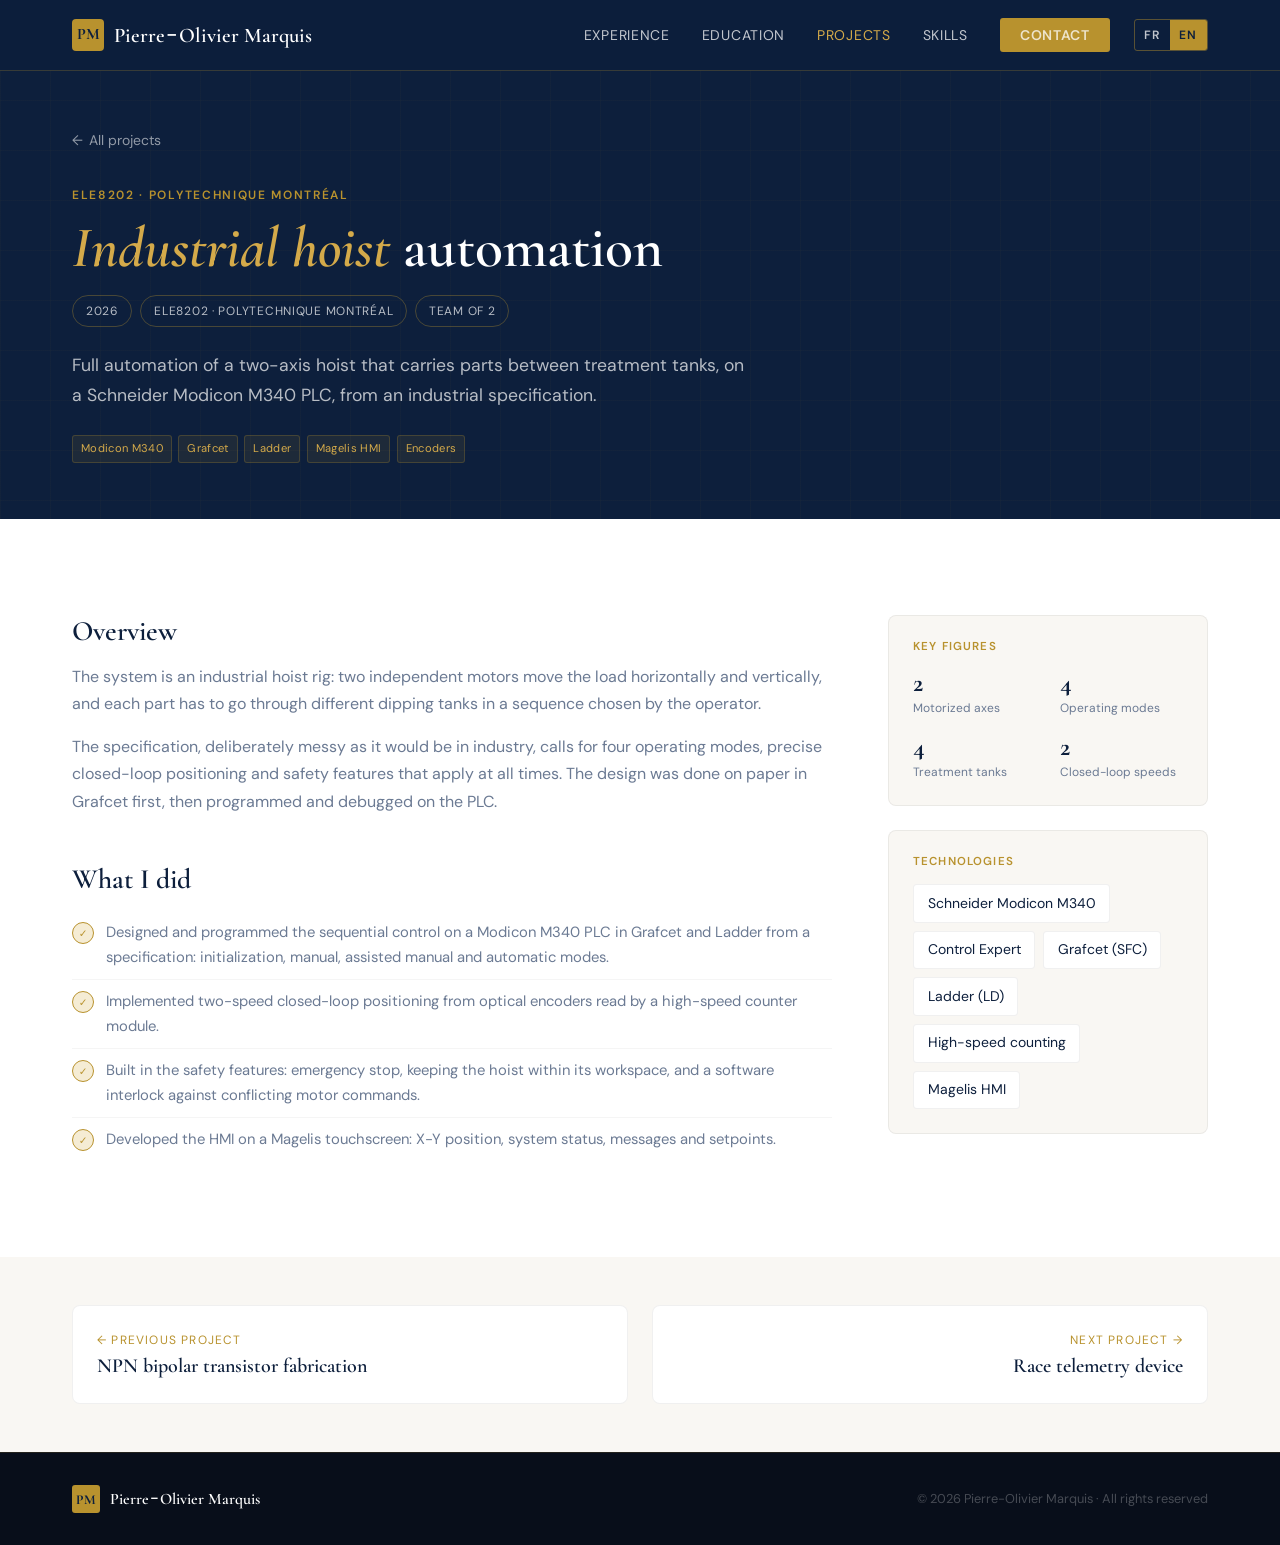
<file: projets/palan-industriel.html>
<!DOCTYPE html>
<html lang="fr"
      data-title-fr="Automatisation d’un palan industriel | Pierre-Olivier Marquis"
      data-title-en="Industrial hoist automation | Pierre-Olivier Marquis">
<head>
  <meta charset="UTF-8">
  <!-- Google tag (gtag.js) -->
  <script async src="https://www.googletagmanager.com/gtag/js?id=G-PFT51N5RR3"></script>
  <script>
    window.dataLayer = window.dataLayer || [];
    function gtag(){dataLayer.push(arguments);}
    gtag('js', new Date());

    gtag('config', 'G-PFT51N5RR3');
  </script>
  <meta name="viewport" content="width=device-width, initial-scale=1.0">

  <title>Automatisation d’un palan industriel | Pierre-Olivier Marquis</title>
  <meta name="description" content="Automatisation complète d’un palan à deux axes qui transporte des pièces entre des cuves de traitement, sur un automate Schneider Modicon M340, à partir d’un cahier des charges industriel.">
  <meta name="author" content="Pierre-Olivier Marquis">
  <meta name="theme-color" content="#0d1f3c">

  <link rel="canonical" href="https://pierreoliviermarquis.com/projets/palan-industriel.html">
  <link rel="alternate" hreflang="fr" href="https://pierreoliviermarquis.com/projets/palan-industriel.html?lang=fr">
  <link rel="alternate" hreflang="en" href="https://pierreoliviermarquis.com/projets/palan-industriel.html?lang=en">
  <link rel="alternate" hreflang="x-default" href="https://pierreoliviermarquis.com/projets/palan-industriel.html">

  <meta property="og:type" content="article">
  <meta property="og:locale" content="fr_CA">
  <meta property="og:locale:alternate" content="en_CA">
  <meta property="og:site_name" content="Pierre-Olivier Marquis">
  <meta property="og:url" content="https://pierreoliviermarquis.com/projets/palan-industriel.html">
  <meta property="og:title" content="Automatisation d’un palan industriel | Pierre-Olivier Marquis">
  <meta property="og:description" content="Automatisation complète d’un palan à deux axes qui transporte des pièces entre des cuves de traitement, sur un automate Schneider Modicon M340, à partir d’un cahier des charges industriel.">
  <meta name="twitter:card" content="summary">

  <link rel="icon" href="../favicon.ico" sizes="any">
  <link rel="icon" href="../favicon.svg" type="image/svg+xml">
  <link rel="icon" href="../favicon-96.png" type="image/png" sizes="96x96">
  <link rel="apple-touch-icon" href="../apple-touch-icon.png">

  <link rel="preconnect" href="https://fonts.googleapis.com">
  <link rel="preconnect" href="https://fonts.gstatic.com" crossorigin>
  <link href="https://fonts.googleapis.com/css2?family=Cormorant+Garamond:ital,wght@0,400;0,500;0,600;0,700;1,400;1,600&family=DM+Sans:wght@300;400;500;600&display=swap" rel="stylesheet">

  <!-- Langue et « JS actif » avant le premier rendu (voir index.html). -->
  <script>
    (function (r) {
      var l = null;
      try { l = localStorage.getItem("lang"); } catch (e) {}
      var q = /[?&]lang=(fr|en)\b/.exec(location.search);
      if (q) l = q[1];
      if (l !== "fr" && l !== "en") l = /^fr\b/i.test(navigator.language || "") ? "fr" : "en";
      r.lang = l;
      r.setAttribute("data-lang", l);
      r.classList.add("js");
    })(document.documentElement);
  </script>

  <!-- Même ordre que l'accueil, plus la feuille propre aux pages de projet. -->
  <link rel="stylesheet" href="../css/base.css">
  <link rel="stylesheet" href="../css/layout.css">
  <link rel="stylesheet" href="../css/components.css">
  <link rel="stylesheet" href="../css/project.css">
  <link rel="stylesheet" href="../css/print.css" media="print">

  <script src="../js/navigation.js" defer></script>
  <script src="../js/main.js" defer></script>
  <script src="../js/i18n.js" defer></script>
</head>

<body>

<a class="skip-link" href="#contenu"><span lang="fr">Aller au contenu principal</span><span lang="en">Skip to main content</span></a>

<!-- ════════ EN-TÊTE ════════ -->
<header class="site-header" data-header>
  <div class="nav-inner">
    <a href="../index.html" class="nav-logo">
      <span class="nav-logo-mark" aria-hidden="true">PM</span>
      <span class="nav-logo-text">Pierre<span class="name-dash">-</span>Olivier Marquis</span>
    </a>

    <div class="nav-right">
      <nav data-aria-fr="Navigation principale" data-aria-en="Main navigation" aria-label="Navigation principale">
        <ul class="nav-links">
          <li><a href="../index.html#experience"><span lang="fr">Expérience</span><span lang="en">Experience</span></a></li>
          <li><a href="../index.html#education"><span lang="fr">Éducation</span><span lang="en">Education</span></a></li>
          <li><a href="../index.html#projects" class="is-active" aria-current="page"><span lang="fr">Projets</span><span lang="en">Projects</span></a></li>
          <li><a href="../index.html#skills"><span lang="fr">Compétences</span><span lang="en">Skills</span></a></li>
          <li><a href="../index.html#contact" class="nav-cta">Contact</a></li>
        </ul>
      </nav>

      <div class="lang-switch" role="group" data-aria-fr="Langue" data-aria-en="Language" aria-label="Langue">
        <button type="button" data-set-lang="fr" aria-pressed="true" title="Français">FR</button>
        <button type="button" data-set-lang="en" aria-pressed="false" title="English">EN</button>
      </div>

      <button class="nav-toggle" type="button" data-nav-toggle
              aria-expanded="false" aria-controls="mobile-menu" aria-label="Ouvrir le menu">
        <span class="nav-toggle-bar"></span>
        <span class="nav-toggle-bar"></span>
        <span class="nav-toggle-bar"></span>
      </button>
    </div>
  </div>
</header>

<nav class="mobile-menu" id="mobile-menu" data-mobile-menu hidden data-aria-fr="Navigation mobile" data-aria-en="Mobile navigation" aria-label="Navigation mobile">
  <a href="../index.html#experience"><span lang="fr">Expérience</span><span lang="en">Experience</span></a>
  <a href="../index.html#education"><span lang="fr">Éducation</span><span lang="en">Education</span></a>
  <a href="../index.html#projects"><span lang="fr">Projets</span><span lang="en">Projects</span></a>
  <a href="../index.html#skills"><span lang="fr">Compétences</span><span lang="en">Skills</span></a>
  <a href="../index.html#contact" class="cta">Contact</a>
</nav>

<main id="contenu">

  <!-- ════════ EN-TÊTE DU PROJET ════════ -->
  <section class="section--dark section--grid proj-hero" aria-labelledby="titre-projet">
    <div class="section-wrap">
      <a class="proj-back" href="../index.html#projects"><span aria-hidden="true">←</span> <span lang="fr">Tous les projets</span><span lang="en">All projects</span></a>
      <span class="section-label">ELE8202 · Polytechnique Montréal</span>
      <h1 id="titre-projet"><span lang="fr">Automatisation d’un <em>palan industriel</em></span><span lang="en"><em>Industrial hoist</em> automation</span></h1>
      <ul class="proj-meta"><li>2026</li><li>ELE8202 · Polytechnique Montréal</li><li><span lang="fr">Équipe de 2</span><span lang="en">Team of 2</span></li></ul>
      <p class="proj-lede"><span lang="fr">Automatisation complète d’un palan à deux axes qui transporte des pièces entre des cuves de traitement, sur un automate Schneider Modicon M340, à partir d’un cahier des charges industriel.</span><span lang="en">Full automation of a two-axis hoist that carries parts between treatment tanks, on a Schneider Modicon M340 PLC, from an industrial specification.</span></p>
      <ul class="proj-tags"><li>Modicon M340</li><li>Grafcet</li><li>Ladder</li><li><span lang="fr">IHM Magelis</span><span lang="en">Magelis HMI</span></li><li><span lang="fr">Encodeurs</span><span lang="en">Encoders</span></li></ul>
    </div>
  </section>

  <!-- ════════ CONTENU ════════ -->
  <section class="section">
    <div class="section-wrap proj-body">
      <div>
        <section class="proj-section" aria-labelledby="titre-apercu">
          <h2 class="proj-h2" id="titre-apercu"><span lang="fr">Aperçu</span><span lang="en">Overview</span></h2>
          <p><span lang="fr">Le système est un montage de palan industriel : deux moteurs indépendants déplacent la charge à l’horizontale et à la verticale, et la pièce doit passer par différentes cuves de trempage selon une séquence choisie par l’opérateur.</span><span lang="en">The system is an industrial hoist rig: two independent motors move the load horizontally and vertically, and each part has to go through different dipping tanks in a sequence chosen by the operator.</span></p>
          <p><span lang="fr">Le cahier des charges, volontairement désordonné comme en industrie, impose quatre modes de fonctionnement, un positionnement précis en boucle fermée et des sécurités qui s’appliquent en tout temps. La conception s’est faite d’abord sur papier en Grafcet, puis en programmation et mise au point sur l’automate.</span><span lang="en">The specification, deliberately messy as it would be in industry, calls for four operating modes, precise closed-loop positioning and safety features that apply at all times. The design was done on paper in Grafcet first, then programmed and debugged on the PLC.</span></p>
        </section>

        <section class="proj-section" aria-labelledby="titre-realisations">
          <h2 class="proj-h2" id="titre-realisations"><span lang="fr">Ce que j’ai réalisé</span><span lang="en">What I did</span></h2>
          <ul class="exp-list">
            <li><span lang="fr">Conçu et programmé l’automatisme séquentiel sur automate Modicon M340 en Grafcet et Ladder à partir d’un cahier des charges : modes initialisation, manuel, manuel assisté et automatique.</span><span lang="en">Designed and programmed the sequential control on a Modicon M340 PLC in Grafcet and Ladder from a specification: initialization, manual, assisted manual and automatic modes.</span></li>
            <li><span lang="fr">Implanté le positionnement en boucle fermée à deux vitesses à partir des encodeurs optiques lus par un module de comptage rapide.</span><span lang="en">Implemented two-speed closed-loop positioning from optical encoders read by a high-speed counter module.</span></li>
            <li><span lang="fr">Intégré les sécurités : arrêt d’urgence, maintien du palan dans son plan de travail, verrouillage logiciel des commandes contradictoires des moteurs.</span><span lang="en">Built in the safety features: emergency stop, keeping the hoist within its workspace, and a software interlock against conflicting motor commands.</span></li>
            <li><span lang="fr">Développé l’interface homme-machine sur écran tactile Magelis : position X-Y, état du système, messages et consignes.</span><span lang="en">Developed the HMI on a Magelis touchscreen: X-Y position, system status, messages and setpoints.</span></li>
          </ul>
        </section>

        <!-- Pour ajouter des photos : déposer les images dans img/projets/
             et insérer ici une <figure> avec <img src="../img/projets/…"
             alt="…" loading="lazy"> et une <figcaption>. -->
      </div>

      <aside class="proj-aside" data-aria-fr="Fiche technique" data-aria-en="Technical summary" aria-label="Fiche technique">
        <div class="proj-panel">
          <h2 class="proj-panel-title"><span lang="fr">Chiffres clés</span><span lang="en">Key figures</span></h2>
          <ul class="proj-stats">
            <li><span class="proj-stat-num">2</span><span class="proj-stat-label"><span lang="fr">Axes motorisés</span><span lang="en">Motorized axes</span></span></li>
            <li><span class="proj-stat-num">4</span><span class="proj-stat-label"><span lang="fr">Modes de fonctionnement</span><span lang="en">Operating modes</span></span></li>
            <li><span class="proj-stat-num">4</span><span class="proj-stat-label"><span lang="fr">Cuves de traitement</span><span lang="en">Treatment tanks</span></span></li>
            <li><span class="proj-stat-num">2</span><span class="proj-stat-label"><span lang="fr">Vitesses en boucle fermée</span><span lang="en">Closed-loop speeds</span></span></li>
          </ul>
        </div>

        <div class="proj-panel">
          <h2 class="proj-panel-title">Technologies</h2>
          <ul class="skill-pills"><li>Schneider Modicon M340</li><li>Control Expert</li><li>Grafcet (SFC)</li><li>Ladder (LD)</li><li><span lang="fr">Comptage rapide</span><span lang="en">High-speed counting</span></li><li><span lang="fr">IHM Magelis</span><span lang="en">Magelis HMI</span></li></ul>
        </div>
      </aside>
    </div>
  </section>

  <!-- ════════ AUTRES PROJETS ════════ -->
  <section class="section section--muted section--pager" data-aria-fr="Autres projets" data-aria-en="Other projects" aria-label="Autres projets">
    <div class="section-wrap">
      <nav class="proj-pager" data-aria-fr="Projet précédent et suivant" data-aria-en="Previous and next project" aria-label="Projet précédent et suivant">
        <a href="transistors-bipolaires.html" rel="prev">
          <span class="proj-pager-dir"><span lang="fr">← Projet précédent</span><span lang="en">← Previous project</span></span>
          <span class="proj-pager-name"><span lang="fr">Fabrication de transistors bipolaires NPN</span><span lang="en">NPN bipolar transistor fabrication</span></span>
        </a>
        <a class="proj-pager-next" href="telemetrie-course.html" rel="next">
          <span class="proj-pager-dir"><span lang="fr">Projet suivant →</span><span lang="en">Next project →</span></span>
          <span class="proj-pager-name"><span lang="fr">Dispositif de télémétrie de course</span><span lang="en">Race telemetry device</span></span>
        </a>
      </nav>
    </div>
  </section>

</main>

<!-- ════════ PIED DE PAGE ════════ -->
<footer class="site-footer">
  <div class="footer-inner">
    <a href="../index.html" class="footer-logo">
      <span class="footer-logo-mark" aria-hidden="true">PM</span>
      <span class="footer-logo-text">Pierre<span class="name-dash">-</span>Olivier Marquis</span>
    </a>
    <p>© <span data-current-year>2026</span> Pierre-Olivier Marquis · <span lang="fr">Tous droits réservés</span><span lang="en">All rights reserved</span></p>
  </div>
</footer>

</body>
</html>
</file>
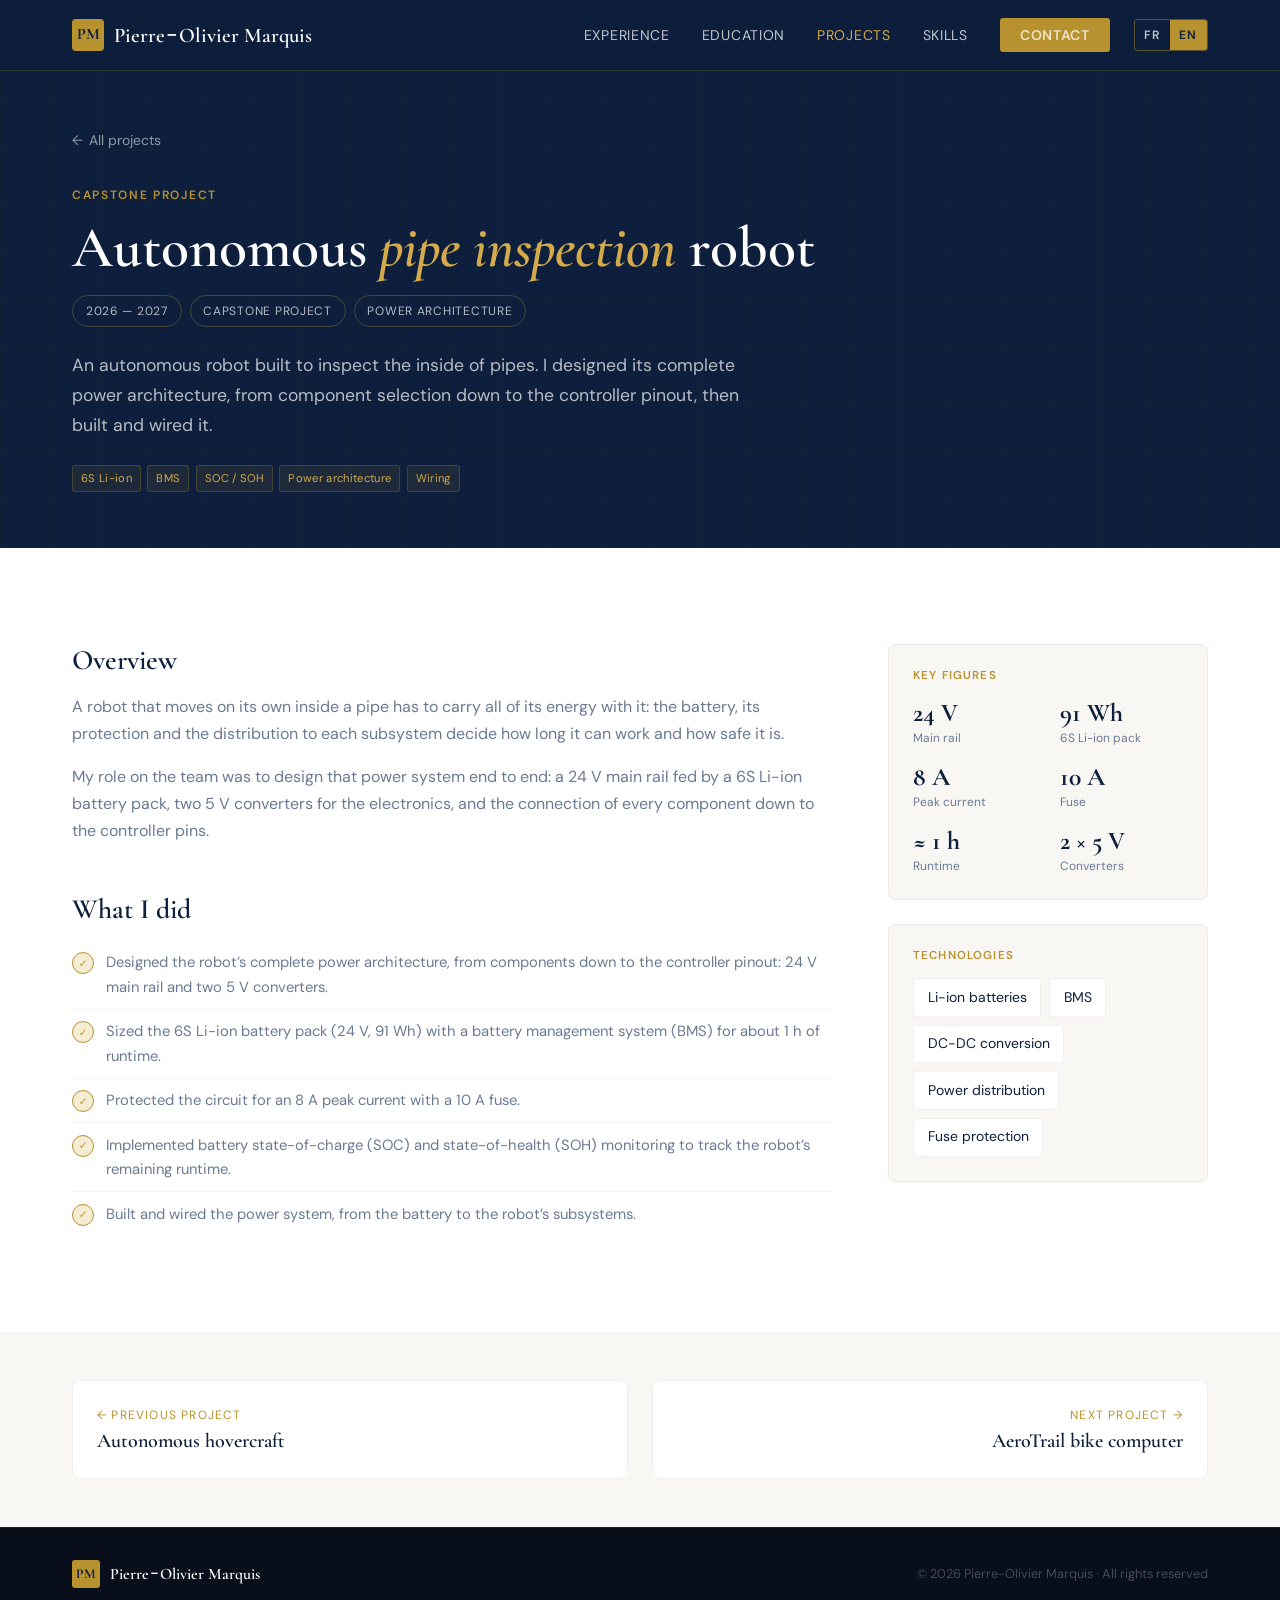
<file: projets/robot-inspection-conduites.html>
<!DOCTYPE html>
<html lang="fr"
      data-title-fr="Robot autonome d’inspection de conduites | Pierre-Olivier Marquis"
      data-title-en="Autonomous pipe inspection robot | Pierre-Olivier Marquis">
<head>
  <meta charset="UTF-8">
  <!-- Google tag (gtag.js) -->
  <script async src="https://www.googletagmanager.com/gtag/js?id=G-PFT51N5RR3"></script>
  <script>
    window.dataLayer = window.dataLayer || [];
    function gtag(){dataLayer.push(arguments);}
    gtag('js', new Date());

    gtag('config', 'G-PFT51N5RR3');
  </script>
  <meta name="viewport" content="width=device-width, initial-scale=1.0">

  <title>Robot autonome d’inspection de conduites | Pierre-Olivier Marquis</title>
  <meta name="description" content="Robot autonome conçu pour inspecter l’intérieur de conduites. J’ai conçu l’architecture de puissance complète du robot, du choix des composants jusqu’au brochage du contrôleur, puis je l’ai construite et câblée.">
  <meta name="author" content="Pierre-Olivier Marquis">
  <meta name="theme-color" content="#0d1f3c">

  <link rel="canonical" href="https://pierreoliviermarquis.com/projets/robot-inspection-conduites.html">
  <link rel="alternate" hreflang="fr" href="https://pierreoliviermarquis.com/projets/robot-inspection-conduites.html?lang=fr">
  <link rel="alternate" hreflang="en" href="https://pierreoliviermarquis.com/projets/robot-inspection-conduites.html?lang=en">
  <link rel="alternate" hreflang="x-default" href="https://pierreoliviermarquis.com/projets/robot-inspection-conduites.html">

  <meta property="og:type" content="article">
  <meta property="og:locale" content="fr_CA">
  <meta property="og:locale:alternate" content="en_CA">
  <meta property="og:site_name" content="Pierre-Olivier Marquis">
  <meta property="og:url" content="https://pierreoliviermarquis.com/projets/robot-inspection-conduites.html">
  <meta property="og:title" content="Robot autonome d’inspection de conduites | Pierre-Olivier Marquis">
  <meta property="og:description" content="Robot autonome conçu pour inspecter l’intérieur de conduites. J’ai conçu l’architecture de puissance complète du robot, du choix des composants jusqu’au brochage du contrôleur, puis je l’ai construite et câblée.">
  <meta name="twitter:card" content="summary">

  <link rel="icon" href="../favicon.ico" sizes="any">
  <link rel="icon" href="../favicon.svg" type="image/svg+xml">
  <link rel="icon" href="../favicon-96.png" type="image/png" sizes="96x96">
  <link rel="apple-touch-icon" href="../apple-touch-icon.png">

  <link rel="preconnect" href="https://fonts.googleapis.com">
  <link rel="preconnect" href="https://fonts.gstatic.com" crossorigin>
  <link href="https://fonts.googleapis.com/css2?family=Cormorant+Garamond:ital,wght@0,400;0,500;0,600;0,700;1,400;1,600&family=DM+Sans:wght@300;400;500;600&display=swap" rel="stylesheet">

  <!-- Langue et « JS actif » avant le premier rendu (voir index.html). -->
  <script>
    (function (r) {
      var l = null;
      try { l = localStorage.getItem("lang"); } catch (e) {}
      var q = /[?&]lang=(fr|en)\b/.exec(location.search);
      if (q) l = q[1];
      if (l !== "fr" && l !== "en") l = /^fr\b/i.test(navigator.language || "") ? "fr" : "en";
      r.lang = l;
      r.setAttribute("data-lang", l);
      r.classList.add("js");
    })(document.documentElement);
  </script>

  <!-- Même ordre que l'accueil, plus la feuille propre aux pages de projet. -->
  <link rel="stylesheet" href="../css/base.css">
  <link rel="stylesheet" href="../css/layout.css">
  <link rel="stylesheet" href="../css/components.css">
  <link rel="stylesheet" href="../css/project.css">
  <link rel="stylesheet" href="../css/print.css" media="print">

  <script src="../js/navigation.js" defer></script>
  <script src="../js/main.js" defer></script>
  <script src="../js/i18n.js" defer></script>
</head>

<body>

<a class="skip-link" href="#contenu"><span lang="fr">Aller au contenu principal</span><span lang="en">Skip to main content</span></a>

<!-- ════════ EN-TÊTE ════════ -->
<header class="site-header" data-header>
  <div class="nav-inner">
    <a href="../index.html" class="nav-logo">
      <span class="nav-logo-mark" aria-hidden="true">PM</span>
      <span class="nav-logo-text">Pierre<span class="name-dash">-</span>Olivier Marquis</span>
    </a>

    <div class="nav-right">
      <nav data-aria-fr="Navigation principale" data-aria-en="Main navigation" aria-label="Navigation principale">
        <ul class="nav-links">
          <li><a href="../index.html#experience"><span lang="fr">Expérience</span><span lang="en">Experience</span></a></li>
          <li><a href="../index.html#education"><span lang="fr">Éducation</span><span lang="en">Education</span></a></li>
          <li><a href="../index.html#projects" class="is-active" aria-current="page"><span lang="fr">Projets</span><span lang="en">Projects</span></a></li>
          <li><a href="../index.html#skills"><span lang="fr">Compétences</span><span lang="en">Skills</span></a></li>
          <li><a href="../index.html#contact" class="nav-cta">Contact</a></li>
        </ul>
      </nav>

      <div class="lang-switch" role="group" data-aria-fr="Langue" data-aria-en="Language" aria-label="Langue">
        <button type="button" data-set-lang="fr" aria-pressed="true" title="Français">FR</button>
        <button type="button" data-set-lang="en" aria-pressed="false" title="English">EN</button>
      </div>

      <button class="nav-toggle" type="button" data-nav-toggle
              aria-expanded="false" aria-controls="mobile-menu" aria-label="Ouvrir le menu">
        <span class="nav-toggle-bar"></span>
        <span class="nav-toggle-bar"></span>
        <span class="nav-toggle-bar"></span>
      </button>
    </div>
  </div>
</header>

<nav class="mobile-menu" id="mobile-menu" data-mobile-menu hidden data-aria-fr="Navigation mobile" data-aria-en="Mobile navigation" aria-label="Navigation mobile">
  <a href="../index.html#experience"><span lang="fr">Expérience</span><span lang="en">Experience</span></a>
  <a href="../index.html#education"><span lang="fr">Éducation</span><span lang="en">Education</span></a>
  <a href="../index.html#projects"><span lang="fr">Projets</span><span lang="en">Projects</span></a>
  <a href="../index.html#skills"><span lang="fr">Compétences</span><span lang="en">Skills</span></a>
  <a href="../index.html#contact" class="cta">Contact</a>
</nav>

<main id="contenu">

  <!-- ════════ EN-TÊTE DU PROJET ════════ -->
  <section class="section--dark section--grid proj-hero" aria-labelledby="titre-projet">
    <div class="section-wrap">
      <a class="proj-back" href="../index.html#projects"><span aria-hidden="true">←</span> <span lang="fr">Tous les projets</span><span lang="en">All projects</span></a>
      <span class="section-label"><span lang="fr">Projet de fin d’études</span><span lang="en">Capstone project</span></span>
      <h1 id="titre-projet"><span lang="fr">Robot autonome d’inspection de <em>conduites</em></span><span lang="en">Autonomous <em>pipe inspection</em> robot</span></h1>
      <ul class="proj-meta"><li>2026 — 2027</li><li><span lang="fr">Projet de fin d’études</span><span lang="en">Capstone project</span></li><li><span lang="fr">Architecture de puissance</span><span lang="en">Power architecture</span></li></ul>
      <p class="proj-lede"><span lang="fr">Robot autonome conçu pour inspecter l’intérieur de conduites. J’ai conçu l’architecture de puissance complète du robot, du choix des composants jusqu’au brochage du contrôleur, puis je l’ai construite et câblée.</span><span lang="en">An autonomous robot built to inspect the inside of pipes. I designed its complete power architecture, from component selection down to the controller pinout, then built and wired it.</span></p>
      <ul class="proj-tags"><li><span lang="fr">Li-ion 6S</span><span lang="en">6S Li-ion</span></li><li>BMS</li><li>SOC / SOH</li><li><span lang="fr">Architecture de puissance</span><span lang="en">Power architecture</span></li><li><span lang="fr">Câblage</span><span lang="en">Wiring</span></li></ul>
    </div>
  </section>

  <!-- ════════ CONTENU ════════ -->
  <section class="section">
    <div class="section-wrap proj-body">
      <div>
        <section class="proj-section" aria-labelledby="titre-apercu">
          <h2 class="proj-h2" id="titre-apercu"><span lang="fr">Aperçu</span><span lang="en">Overview</span></h2>
          <p><span lang="fr">Un robot qui se déplace seul dans une conduite doit transporter toute son énergie avec lui : la batterie, sa protection et la distribution vers chaque sous-système déterminent combien de temps il peut travailler et à quel point il est sûr.</span><span lang="en">A robot that moves on its own inside a pipe has to carry all of its energy with it: the battery, its protection and the distribution to each subsystem decide how long it can work and how safe it is.</span></p>
          <p><span lang="fr">Mon rôle dans l’équipe était de concevoir ce système de puissance de bout en bout : un rail principal de 24 V alimenté par un bloc-batterie Li-ion 6S, deux convertisseurs 5 V pour l’électronique, et le raccordement de chaque composant jusqu’aux broches du contrôleur.</span><span lang="en">My role on the team was to design that power system end to end: a 24 V main rail fed by a 6S Li-ion battery pack, two 5 V converters for the electronics, and the connection of every component down to the controller pins.</span></p>
        </section>

        <section class="proj-section" aria-labelledby="titre-realisations">
          <h2 class="proj-h2" id="titre-realisations"><span lang="fr">Ce que j’ai réalisé</span><span lang="en">What I did</span></h2>
          <ul class="exp-list">
            <li><span lang="fr">Conçu l’architecture de puissance complète du robot, des composants jusqu’au brochage (pinout) du contrôleur : rail principal 24 V et deux convertisseurs 5 V.</span><span lang="en">Designed the robot’s complete power architecture, from components down to the controller pinout: 24 V main rail and two 5 V converters.</span></li>
            <li><span lang="fr">Dimensionné le bloc-batterie Li-ion 6S (24 V, 91 Wh) avec système de gestion de batterie (BMS) pour une autonomie d’environ 1 h.</span><span lang="en">Sized the 6S Li-ion battery pack (24 V, 91 Wh) with a battery management system (BMS) for about 1 h of runtime.</span></li>
            <li><span lang="fr">Protégé le circuit pour un courant de pointe de 8 A avec un fusible de 10 A.</span><span lang="en">Protected the circuit for an 8 A peak current with a 10 A fuse.</span></li>
            <li><span lang="fr">Mis en place la surveillance de l’état de charge (SOC) et de l’état de santé (SOH) de la batterie pour suivre l’autonomie restante du robot.</span><span lang="en">Implemented battery state-of-charge (SOC) and state-of-health (SOH) monitoring to track the robot’s remaining runtime.</span></li>
            <li><span lang="fr">Construit et câblé le système de puissance, de la batterie jusqu’aux sous-systèmes du robot.</span><span lang="en">Built and wired the power system, from the battery to the robot’s subsystems.</span></li>
          </ul>
        </section>

        <!-- Pour ajouter des photos : déposer les images dans img/projets/
             et insérer ici une <figure> avec <img src="../img/projets/…"
             alt="…" loading="lazy"> et une <figcaption>. -->
      </div>

      <aside class="proj-aside" data-aria-fr="Fiche technique" data-aria-en="Technical summary" aria-label="Fiche technique">
        <div class="proj-panel">
          <h2 class="proj-panel-title"><span lang="fr">Chiffres clés</span><span lang="en">Key figures</span></h2>
          <ul class="proj-stats">
            <li><span class="proj-stat-num">24 V</span><span class="proj-stat-label"><span lang="fr">Rail principal</span><span lang="en">Main rail</span></span></li>
            <li><span class="proj-stat-num">91 Wh</span><span class="proj-stat-label"><span lang="fr">Bloc Li-ion 6S</span><span lang="en">6S Li-ion pack</span></span></li>
            <li><span class="proj-stat-num">8 A</span><span class="proj-stat-label"><span lang="fr">Courant de pointe</span><span lang="en">Peak current</span></span></li>
            <li><span class="proj-stat-num">10 A</span><span class="proj-stat-label"><span lang="fr">Fusible</span><span lang="en">Fuse</span></span></li>
            <li><span class="proj-stat-num">≈ 1 h</span><span class="proj-stat-label"><span lang="fr">Autonomie</span><span lang="en">Runtime</span></span></li>
            <li><span class="proj-stat-num">2 × 5 V</span><span class="proj-stat-label"><span lang="fr">Convertisseurs</span><span lang="en">Converters</span></span></li>
          </ul>
        </div>

        <div class="proj-panel">
          <h2 class="proj-panel-title">Technologies</h2>
          <ul class="skill-pills"><li><span lang="fr">Batteries Li-ion</span><span lang="en">Li-ion batteries</span></li><li>BMS</li><li><span lang="fr">Conversion CC-CC</span><span lang="en">DC-DC conversion</span></li><li><span lang="fr">Distribution de puissance</span><span lang="en">Power distribution</span></li><li><span lang="fr">Protection par fusible</span><span lang="en">Fuse protection</span></li></ul>
        </div>
      </aside>
    </div>
  </section>

  <!-- ════════ AUTRES PROJETS ════════ -->
  <section class="section section--muted section--pager" data-aria-fr="Autres projets" data-aria-en="Other projects" aria-label="Autres projets">
    <div class="section-wrap">
      <nav class="proj-pager" data-aria-fr="Projet précédent et suivant" data-aria-en="Previous and next project" aria-label="Projet précédent et suivant">
        <a href="aeroglisseur-autonome.html" rel="prev">
          <span class="proj-pager-dir"><span lang="fr">← Projet précédent</span><span lang="en">← Previous project</span></span>
          <span class="proj-pager-name"><span lang="fr">Aéroglisseur autonome</span><span lang="en">Autonomous hovercraft</span></span>
        </a>
        <a class="proj-pager-next" href="aerotrail.html" rel="next">
          <span class="proj-pager-dir"><span lang="fr">Projet suivant →</span><span lang="en">Next project →</span></span>
          <span class="proj-pager-name"><span lang="fr">Ordinateur de vélo AeroTrail</span><span lang="en">AeroTrail bike computer</span></span>
        </a>
      </nav>
    </div>
  </section>

</main>

<!-- ════════ PIED DE PAGE ════════ -->
<footer class="site-footer">
  <div class="footer-inner">
    <a href="../index.html" class="footer-logo">
      <span class="footer-logo-mark" aria-hidden="true">PM</span>
      <span class="footer-logo-text">Pierre<span class="name-dash">-</span>Olivier Marquis</span>
    </a>
    <p>© <span data-current-year>2026</span> Pierre-Olivier Marquis · <span lang="fr">Tous droits réservés</span><span lang="en">All rights reserved</span></p>
  </div>
</footer>

</body>
</html>
</file>
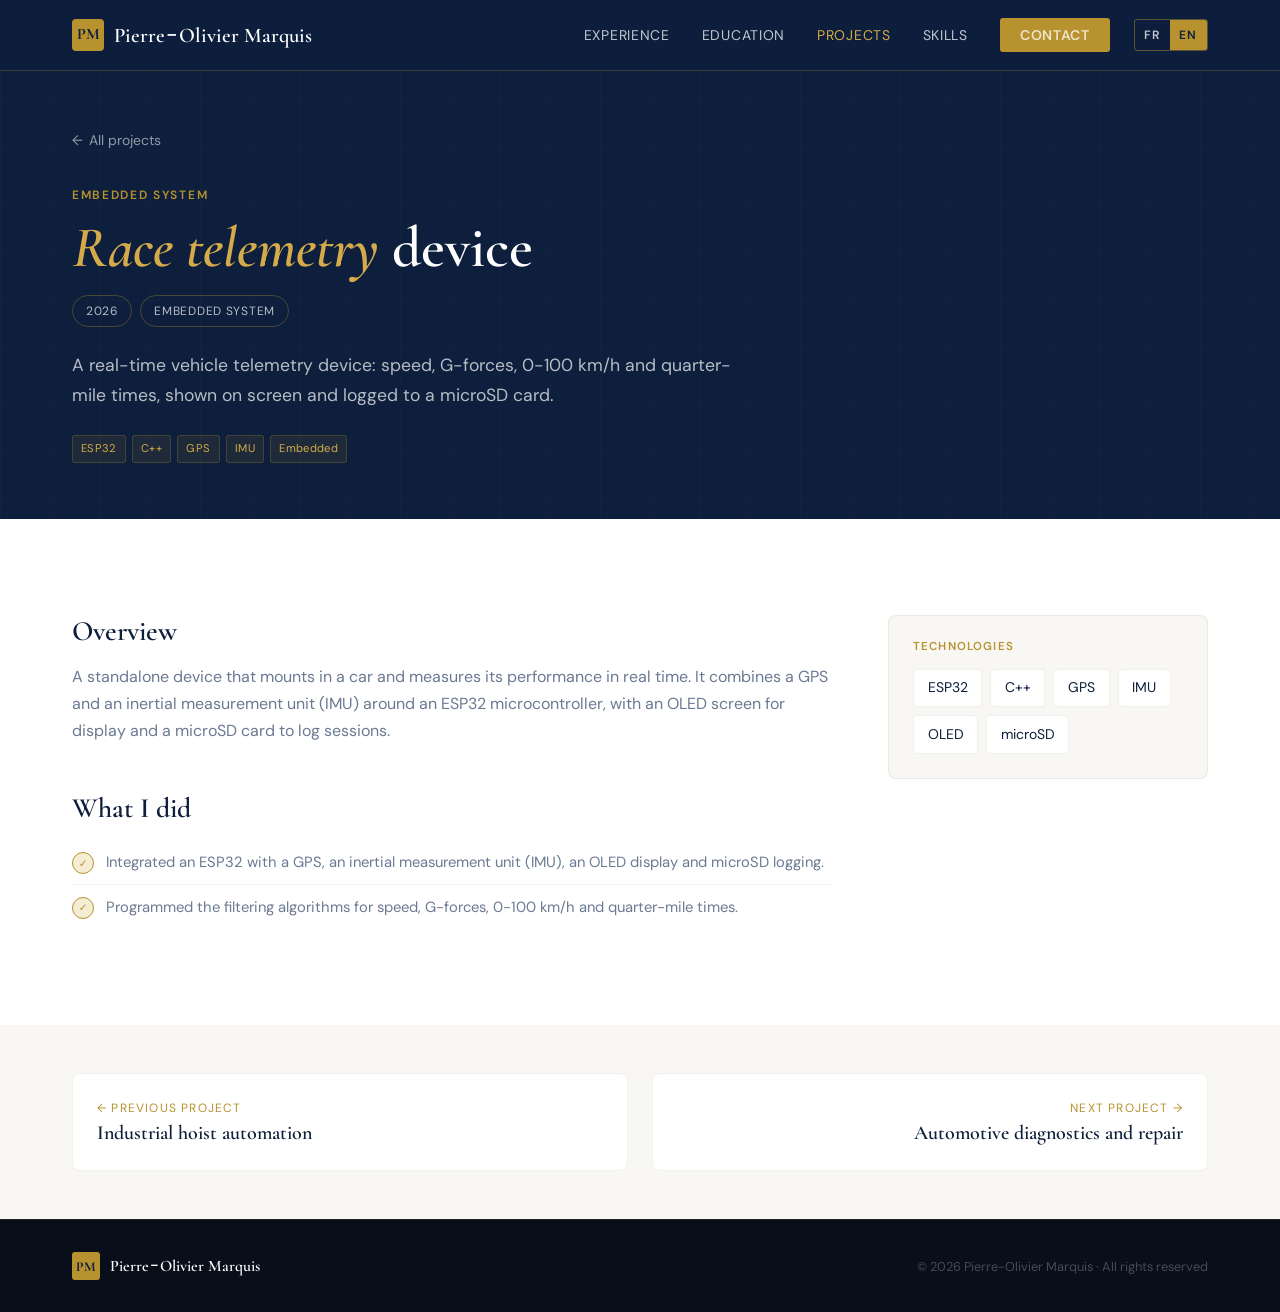
<file: projets/telemetrie-course.html>
<!DOCTYPE html>
<html lang="fr"
      data-title-fr="Dispositif de télémétrie de course | Pierre-Olivier Marquis"
      data-title-en="Race telemetry device | Pierre-Olivier Marquis">
<head>
  <meta charset="UTF-8">
  <!-- Google tag (gtag.js) -->
  <script async src="https://www.googletagmanager.com/gtag/js?id=G-PFT51N5RR3"></script>
  <script>
    window.dataLayer = window.dataLayer || [];
    function gtag(){dataLayer.push(arguments);}
    gtag('js', new Date());

    gtag('config', 'G-PFT51N5RR3');
  </script>
  <meta name="viewport" content="width=device-width, initial-scale=1.0">

  <title>Dispositif de télémétrie de course | Pierre-Olivier Marquis</title>
  <meta name="description" content="Appareil de télémétrie véhiculaire en temps réel : vitesse, forces G, 0-100 km/h et quart de mille, affichés à l’écran et enregistrés sur carte microSD.">
  <meta name="author" content="Pierre-Olivier Marquis">
  <meta name="theme-color" content="#0d1f3c">

  <link rel="canonical" href="https://pierreoliviermarquis.com/projets/telemetrie-course.html">
  <link rel="alternate" hreflang="fr" href="https://pierreoliviermarquis.com/projets/telemetrie-course.html?lang=fr">
  <link rel="alternate" hreflang="en" href="https://pierreoliviermarquis.com/projets/telemetrie-course.html?lang=en">
  <link rel="alternate" hreflang="x-default" href="https://pierreoliviermarquis.com/projets/telemetrie-course.html">

  <meta property="og:type" content="article">
  <meta property="og:locale" content="fr_CA">
  <meta property="og:locale:alternate" content="en_CA">
  <meta property="og:site_name" content="Pierre-Olivier Marquis">
  <meta property="og:url" content="https://pierreoliviermarquis.com/projets/telemetrie-course.html">
  <meta property="og:title" content="Dispositif de télémétrie de course | Pierre-Olivier Marquis">
  <meta property="og:description" content="Appareil de télémétrie véhiculaire en temps réel : vitesse, forces G, 0-100 km/h et quart de mille, affichés à l’écran et enregistrés sur carte microSD.">
  <meta name="twitter:card" content="summary">

  <link rel="icon" href="../favicon.ico" sizes="any">
  <link rel="icon" href="../favicon.svg" type="image/svg+xml">
  <link rel="icon" href="../favicon-96.png" type="image/png" sizes="96x96">
  <link rel="apple-touch-icon" href="../apple-touch-icon.png">

  <link rel="preconnect" href="https://fonts.googleapis.com">
  <link rel="preconnect" href="https://fonts.gstatic.com" crossorigin>
  <link href="https://fonts.googleapis.com/css2?family=Cormorant+Garamond:ital,wght@0,400;0,500;0,600;0,700;1,400;1,600&family=DM+Sans:wght@300;400;500;600&display=swap" rel="stylesheet">

  <!-- Langue et « JS actif » avant le premier rendu (voir index.html). -->
  <script>
    (function (r) {
      var l = null;
      try { l = localStorage.getItem("lang"); } catch (e) {}
      var q = /[?&]lang=(fr|en)\b/.exec(location.search);
      if (q) l = q[1];
      if (l !== "fr" && l !== "en") l = /^fr\b/i.test(navigator.language || "") ? "fr" : "en";
      r.lang = l;
      r.setAttribute("data-lang", l);
      r.classList.add("js");
    })(document.documentElement);
  </script>

  <!-- Même ordre que l'accueil, plus la feuille propre aux pages de projet. -->
  <link rel="stylesheet" href="../css/base.css">
  <link rel="stylesheet" href="../css/layout.css">
  <link rel="stylesheet" href="../css/components.css">
  <link rel="stylesheet" href="../css/project.css">
  <link rel="stylesheet" href="../css/print.css" media="print">

  <script src="../js/navigation.js" defer></script>
  <script src="../js/main.js" defer></script>
  <script src="../js/i18n.js" defer></script>
</head>

<body>

<a class="skip-link" href="#contenu"><span lang="fr">Aller au contenu principal</span><span lang="en">Skip to main content</span></a>

<!-- ════════ EN-TÊTE ════════ -->
<header class="site-header" data-header>
  <div class="nav-inner">
    <a href="../index.html" class="nav-logo">
      <span class="nav-logo-mark" aria-hidden="true">PM</span>
      <span class="nav-logo-text">Pierre<span class="name-dash">-</span>Olivier Marquis</span>
    </a>

    <div class="nav-right">
      <nav data-aria-fr="Navigation principale" data-aria-en="Main navigation" aria-label="Navigation principale">
        <ul class="nav-links">
          <li><a href="../index.html#experience"><span lang="fr">Expérience</span><span lang="en">Experience</span></a></li>
          <li><a href="../index.html#education"><span lang="fr">Éducation</span><span lang="en">Education</span></a></li>
          <li><a href="../index.html#projects" class="is-active" aria-current="page"><span lang="fr">Projets</span><span lang="en">Projects</span></a></li>
          <li><a href="../index.html#skills"><span lang="fr">Compétences</span><span lang="en">Skills</span></a></li>
          <li><a href="../index.html#contact" class="nav-cta">Contact</a></li>
        </ul>
      </nav>

      <div class="lang-switch" role="group" data-aria-fr="Langue" data-aria-en="Language" aria-label="Langue">
        <button type="button" data-set-lang="fr" aria-pressed="true" title="Français">FR</button>
        <button type="button" data-set-lang="en" aria-pressed="false" title="English">EN</button>
      </div>

      <button class="nav-toggle" type="button" data-nav-toggle
              aria-expanded="false" aria-controls="mobile-menu" aria-label="Ouvrir le menu">
        <span class="nav-toggle-bar"></span>
        <span class="nav-toggle-bar"></span>
        <span class="nav-toggle-bar"></span>
      </button>
    </div>
  </div>
</header>

<nav class="mobile-menu" id="mobile-menu" data-mobile-menu hidden data-aria-fr="Navigation mobile" data-aria-en="Mobile navigation" aria-label="Navigation mobile">
  <a href="../index.html#experience"><span lang="fr">Expérience</span><span lang="en">Experience</span></a>
  <a href="../index.html#education"><span lang="fr">Éducation</span><span lang="en">Education</span></a>
  <a href="../index.html#projects"><span lang="fr">Projets</span><span lang="en">Projects</span></a>
  <a href="../index.html#skills"><span lang="fr">Compétences</span><span lang="en">Skills</span></a>
  <a href="../index.html#contact" class="cta">Contact</a>
</nav>

<main id="contenu">

  <!-- ════════ EN-TÊTE DU PROJET ════════ -->
  <section class="section--dark section--grid proj-hero" aria-labelledby="titre-projet">
    <div class="section-wrap">
      <a class="proj-back" href="../index.html#projects"><span aria-hidden="true">←</span> <span lang="fr">Tous les projets</span><span lang="en">All projects</span></a>
      <span class="section-label"><span lang="fr">Système embarqué</span><span lang="en">Embedded system</span></span>
      <h1 id="titre-projet"><span lang="fr">Dispositif de <em>télémétrie de course</em></span><span lang="en"><em>Race telemetry</em> device</span></h1>
      <ul class="proj-meta"><li>2026</li><li><span lang="fr">Système embarqué</span><span lang="en">Embedded system</span></li></ul>
      <p class="proj-lede"><span lang="fr">Appareil de télémétrie véhiculaire en temps réel : vitesse, forces G, 0-100 km/h et quart de mille, affichés à l’écran et enregistrés sur carte microSD.</span><span lang="en">A real-time vehicle telemetry device: speed, G-forces, 0-100 km/h and quarter-mile times, shown on screen and logged to a microSD card.</span></p>
      <ul class="proj-tags"><li>ESP32</li><li>C++</li><li>GPS</li><li>IMU</li><li><span lang="fr">Embarqué</span><span lang="en">Embedded</span></li></ul>
    </div>
  </section>

  <!-- ════════ CONTENU ════════ -->
  <section class="section">
    <div class="section-wrap proj-body">
      <div>
        <section class="proj-section" aria-labelledby="titre-apercu">
          <h2 class="proj-h2" id="titre-apercu"><span lang="fr">Aperçu</span><span lang="en">Overview</span></h2>
          <p><span lang="fr">Un appareil autonome qui se fixe dans une voiture et mesure ses performances en temps réel. Il combine un GPS et une centrale inertielle (IMU) autour d’un microcontrôleur ESP32, avec un écran OLED pour l’affichage et une carte microSD pour l’enregistrement des sessions.</span><span lang="en">A standalone device that mounts in a car and measures its performance in real time. It combines a GPS and an inertial measurement unit (IMU) around an ESP32 microcontroller, with an OLED screen for display and a microSD card to log sessions.</span></p>
        </section>

        <section class="proj-section" aria-labelledby="titre-realisations">
          <h2 class="proj-h2" id="titre-realisations"><span lang="fr">Ce que j’ai réalisé</span><span lang="en">What I did</span></h2>
          <ul class="exp-list">
            <li><span lang="fr">Intégré un ESP32 avec un GPS, une centrale inertielle (IMU), un écran OLED et l’enregistrement sur microSD.</span><span lang="en">Integrated an ESP32 with a GPS, an inertial measurement unit (IMU), an OLED display and microSD logging.</span></li>
            <li><span lang="fr">Programmé les algorithmes de filtrage pour la vitesse, les forces G, le 0-100 et le quart de mille.</span><span lang="en">Programmed the filtering algorithms for speed, G-forces, 0-100 km/h and quarter-mile times.</span></li>
          </ul>
        </section>

        <!-- Pour ajouter des photos : déposer les images dans img/projets/
             et insérer ici une <figure> avec <img src="../img/projets/…"
             alt="…" loading="lazy"> et une <figcaption>. -->
      </div>

      <aside class="proj-aside" data-aria-fr="Fiche technique" data-aria-en="Technical summary" aria-label="Fiche technique">
        <div class="proj-panel">
          <h2 class="proj-panel-title">Technologies</h2>
          <ul class="skill-pills"><li>ESP32</li><li>C++</li><li>GPS</li><li>IMU</li><li>OLED</li><li>microSD</li></ul>
        </div>
      </aside>
    </div>
  </section>

  <!-- ════════ AUTRES PROJETS ════════ -->
  <section class="section section--muted section--pager" data-aria-fr="Autres projets" data-aria-en="Other projects" aria-label="Autres projets">
    <div class="section-wrap">
      <nav class="proj-pager" data-aria-fr="Projet précédent et suivant" data-aria-en="Previous and next project" aria-label="Projet précédent et suivant">
        <a href="palan-industriel.html" rel="prev">
          <span class="proj-pager-dir"><span lang="fr">← Projet précédent</span><span lang="en">← Previous project</span></span>
          <span class="proj-pager-name"><span lang="fr">Automatisation d’un palan industriel</span><span lang="en">Industrial hoist automation</span></span>
        </a>
        <a class="proj-pager-next" href="diagnostic-automobile.html" rel="next">
          <span class="proj-pager-dir"><span lang="fr">Projet suivant →</span><span lang="en">Next project →</span></span>
          <span class="proj-pager-name"><span lang="fr">Diagnostic et réparation automobile</span><span lang="en">Automotive diagnostics and repair</span></span>
        </a>
      </nav>
    </div>
  </section>

</main>

<!-- ════════ PIED DE PAGE ════════ -->
<footer class="site-footer">
  <div class="footer-inner">
    <a href="../index.html" class="footer-logo">
      <span class="footer-logo-mark" aria-hidden="true">PM</span>
      <span class="footer-logo-text">Pierre<span class="name-dash">-</span>Olivier Marquis</span>
    </a>
    <p>© <span data-current-year>2026</span> Pierre-Olivier Marquis · <span lang="fr">Tous droits réservés</span><span lang="en">All rights reserved</span></p>
  </div>
</footer>

</body>
</html>
</file>
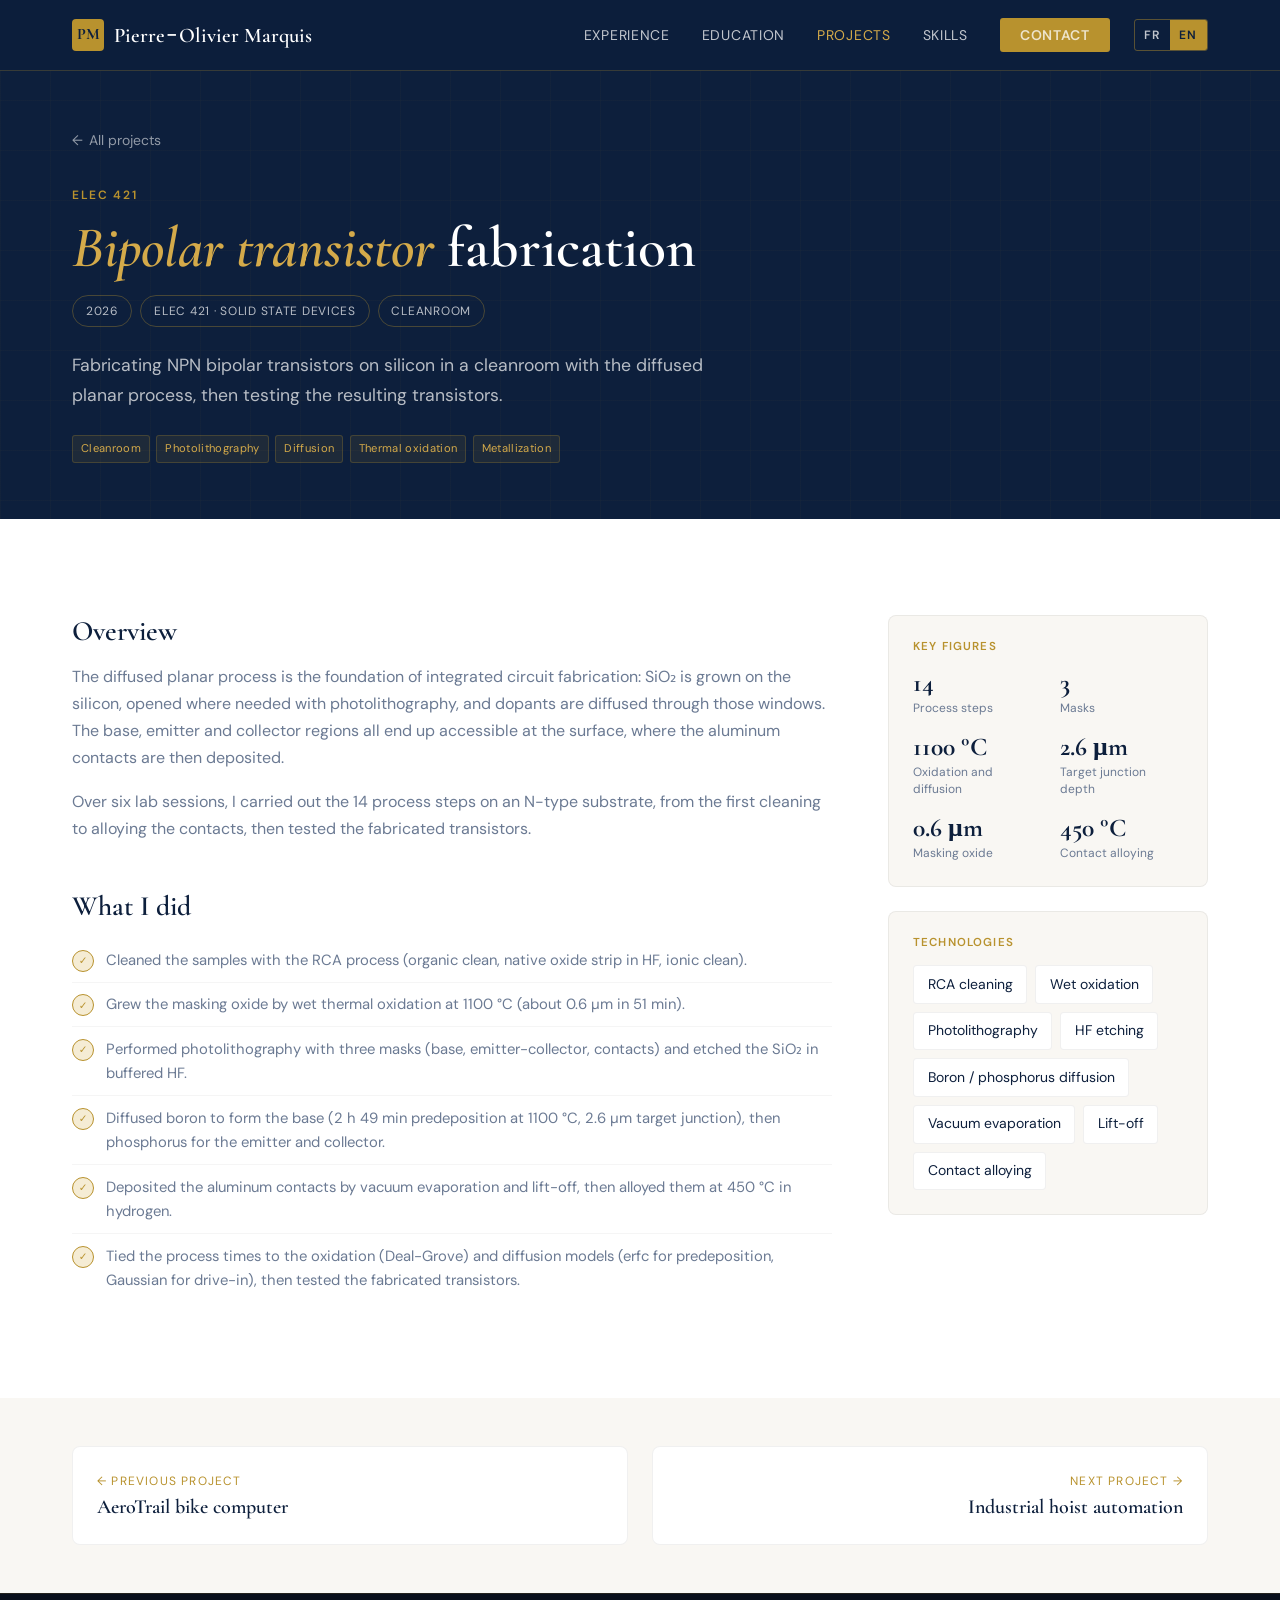
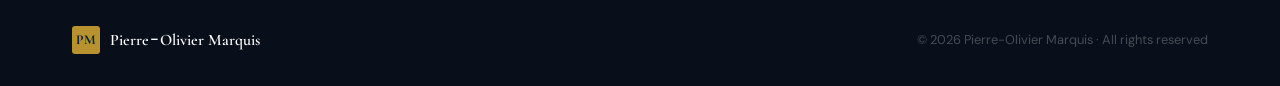
<file: projets/transistors-bipolaires.html>
<!DOCTYPE html>
<html lang="fr"
      data-title-fr="Fabrication de transistors bipolaires NPN | Pierre-Olivier Marquis"
      data-title-en="NPN bipolar transistor fabrication | Pierre-Olivier Marquis">
<head>
  <meta charset="UTF-8">
  <!-- Google tag (gtag.js) -->
  <script async src="https://www.googletagmanager.com/gtag/js?id=G-PFT51N5RR3"></script>
  <script>
    window.dataLayer = window.dataLayer || [];
    function gtag(){dataLayer.push(arguments);}
    gtag('js', new Date());

    gtag('config', 'G-PFT51N5RR3');
  </script>
  <meta name="viewport" content="width=device-width, initial-scale=1.0">

  <title>Fabrication de transistors bipolaires NPN | Pierre-Olivier Marquis</title>
  <meta name="description" content="Fabrication de transistors bipolaires NPN sur silicium en salle blanche, par le procédé planaire diffusé, puis test des transistors obtenus.">
  <meta name="author" content="Pierre-Olivier Marquis">
  <meta name="theme-color" content="#0d1f3c">

  <link rel="canonical" href="https://pierreoliviermarquis.com/projets/transistors-bipolaires.html">
  <link rel="alternate" hreflang="fr" href="https://pierreoliviermarquis.com/projets/transistors-bipolaires.html?lang=fr">
  <link rel="alternate" hreflang="en" href="https://pierreoliviermarquis.com/projets/transistors-bipolaires.html?lang=en">
  <link rel="alternate" hreflang="x-default" href="https://pierreoliviermarquis.com/projets/transistors-bipolaires.html">

  <meta property="og:type" content="article">
  <meta property="og:locale" content="fr_CA">
  <meta property="og:locale:alternate" content="en_CA">
  <meta property="og:site_name" content="Pierre-Olivier Marquis">
  <meta property="og:url" content="https://pierreoliviermarquis.com/projets/transistors-bipolaires.html">
  <meta property="og:title" content="Fabrication de transistors bipolaires NPN | Pierre-Olivier Marquis">
  <meta property="og:description" content="Fabrication de transistors bipolaires NPN sur silicium en salle blanche, par le procédé planaire diffusé, puis test des transistors obtenus.">
  <meta name="twitter:card" content="summary">

  <link rel="icon" href="../favicon.ico" sizes="any">
  <link rel="icon" href="../favicon.svg" type="image/svg+xml">
  <link rel="icon" href="../favicon-96.png" type="image/png" sizes="96x96">
  <link rel="apple-touch-icon" href="../apple-touch-icon.png">

  <link rel="preconnect" href="https://fonts.googleapis.com">
  <link rel="preconnect" href="https://fonts.gstatic.com" crossorigin>
  <link href="https://fonts.googleapis.com/css2?family=Cormorant+Garamond:ital,wght@0,400;0,500;0,600;0,700;1,400;1,600&family=DM+Sans:wght@300;400;500;600&display=swap" rel="stylesheet">

  <!-- Langue et « JS actif » avant le premier rendu (voir index.html). -->
  <script>
    (function (r) {
      var l = null;
      try { l = localStorage.getItem("lang"); } catch (e) {}
      var q = /[?&]lang=(fr|en)\b/.exec(location.search);
      if (q) l = q[1];
      if (l !== "fr" && l !== "en") l = /^fr\b/i.test(navigator.language || "") ? "fr" : "en";
      r.lang = l;
      r.setAttribute("data-lang", l);
      r.classList.add("js");
    })(document.documentElement);
  </script>

  <!-- Même ordre que l'accueil, plus la feuille propre aux pages de projet. -->
  <link rel="stylesheet" href="../css/base.css">
  <link rel="stylesheet" href="../css/layout.css">
  <link rel="stylesheet" href="../css/components.css">
  <link rel="stylesheet" href="../css/project.css">
  <link rel="stylesheet" href="../css/print.css" media="print">

  <script src="../js/navigation.js" defer></script>
  <script src="../js/main.js" defer></script>
  <script src="../js/i18n.js" defer></script>
</head>

<body>

<a class="skip-link" href="#contenu"><span lang="fr">Aller au contenu principal</span><span lang="en">Skip to main content</span></a>

<!-- ════════ EN-TÊTE ════════ -->
<header class="site-header" data-header>
  <div class="nav-inner">
    <a href="../index.html" class="nav-logo">
      <span class="nav-logo-mark" aria-hidden="true">PM</span>
      <span class="nav-logo-text">Pierre<span class="name-dash">-</span>Olivier Marquis</span>
    </a>

    <div class="nav-right">
      <nav data-aria-fr="Navigation principale" data-aria-en="Main navigation" aria-label="Navigation principale">
        <ul class="nav-links">
          <li><a href="../index.html#experience"><span lang="fr">Expérience</span><span lang="en">Experience</span></a></li>
          <li><a href="../index.html#education"><span lang="fr">Éducation</span><span lang="en">Education</span></a></li>
          <li><a href="../index.html#projects" class="is-active" aria-current="page"><span lang="fr">Projets</span><span lang="en">Projects</span></a></li>
          <li><a href="../index.html#skills"><span lang="fr">Compétences</span><span lang="en">Skills</span></a></li>
          <li><a href="../index.html#contact" class="nav-cta">Contact</a></li>
        </ul>
      </nav>

      <div class="lang-switch" role="group" data-aria-fr="Langue" data-aria-en="Language" aria-label="Langue">
        <button type="button" data-set-lang="fr" aria-pressed="true" title="Français">FR</button>
        <button type="button" data-set-lang="en" aria-pressed="false" title="English">EN</button>
      </div>

      <button class="nav-toggle" type="button" data-nav-toggle
              aria-expanded="false" aria-controls="mobile-menu" aria-label="Ouvrir le menu">
        <span class="nav-toggle-bar"></span>
        <span class="nav-toggle-bar"></span>
        <span class="nav-toggle-bar"></span>
      </button>
    </div>
  </div>
</header>

<nav class="mobile-menu" id="mobile-menu" data-mobile-menu hidden data-aria-fr="Navigation mobile" data-aria-en="Mobile navigation" aria-label="Navigation mobile">
  <a href="../index.html#experience"><span lang="fr">Expérience</span><span lang="en">Experience</span></a>
  <a href="../index.html#education"><span lang="fr">Éducation</span><span lang="en">Education</span></a>
  <a href="../index.html#projects"><span lang="fr">Projets</span><span lang="en">Projects</span></a>
  <a href="../index.html#skills"><span lang="fr">Compétences</span><span lang="en">Skills</span></a>
  <a href="../index.html#contact" class="cta">Contact</a>
</nav>

<main id="contenu">

  <!-- ════════ EN-TÊTE DU PROJET ════════ -->
  <section class="section--dark section--grid proj-hero" aria-labelledby="titre-projet">
    <div class="section-wrap">
      <a class="proj-back" href="../index.html#projects"><span aria-hidden="true">←</span> <span lang="fr">Tous les projets</span><span lang="en">All projects</span></a>
      <span class="section-label">ELEC 421</span>
      <h1 id="titre-projet"><span lang="fr">Fabrication de <em>transistors bipolaires</em></span><span lang="en"><em>Bipolar transistor</em> fabrication</span></h1>
      <ul class="proj-meta"><li>2026</li><li><span lang="fr">ELEC 421 · Dispositifs à semi-conducteurs</span><span lang="en">ELEC 421 · Solid State Devices</span></li><li><span lang="fr">Salle blanche</span><span lang="en">Cleanroom</span></li></ul>
      <p class="proj-lede"><span lang="fr">Fabrication de transistors bipolaires NPN sur silicium en salle blanche, par le procédé planaire diffusé, puis test des transistors obtenus.</span><span lang="en">Fabricating NPN bipolar transistors on silicon in a cleanroom with the diffused planar process, then testing the resulting transistors.</span></p>
      <ul class="proj-tags"><li><span lang="fr">Salle blanche</span><span lang="en">Cleanroom</span></li><li><span lang="fr">Photolithographie</span><span lang="en">Photolithography</span></li><li>Diffusion</li><li><span lang="fr">Oxydation thermique</span><span lang="en">Thermal oxidation</span></li><li><span lang="fr">Métallisation</span><span lang="en">Metallization</span></li></ul>
    </div>
  </section>

  <!-- ════════ CONTENU ════════ -->
  <section class="section">
    <div class="section-wrap proj-body">
      <div>
        <section class="proj-section" aria-labelledby="titre-apercu">
          <h2 class="proj-h2" id="titre-apercu"><span lang="fr">Aperçu</span><span lang="en">Overview</span></h2>
          <p><span lang="fr">Le procédé planaire diffusé est à la base de la fabrication des circuits intégrés : on fait croître du SiO₂ sur le silicium, on l’ouvre là où il faut grâce à la photolithographie, et on diffuse les dopants à travers ces fenêtres. Les régions de base, d’émetteur et de collecteur se retrouvent toutes accessibles en surface, où l’on dépose ensuite les contacts d’aluminium.</span><span lang="en">The diffused planar process is the foundation of integrated circuit fabrication: SiO₂ is grown on the silicon, opened where needed with photolithography, and dopants are diffused through those windows. The base, emitter and collector regions all end up accessible at the surface, where the aluminum contacts are then deposited.</span></p>
          <p><span lang="fr">En six séances de laboratoire, j’ai suivi les 14 étapes du procédé sur un substrat de type N, des premiers nettoyages jusqu’à l’alliage des contacts, puis testé les transistors fabriqués.</span><span lang="en">Over six lab sessions, I carried out the 14 process steps on an N-type substrate, from the first cleaning to alloying the contacts, then tested the fabricated transistors.</span></p>
        </section>

        <section class="proj-section" aria-labelledby="titre-realisations">
          <h2 class="proj-h2" id="titre-realisations"><span lang="fr">Ce que j’ai réalisé</span><span lang="en">What I did</span></h2>
          <ul class="exp-list">
            <li><span lang="fr">Nettoyé les échantillons selon le procédé RCA (nettoyage organique, retrait de l’oxyde natif au HF, nettoyage ionique).</span><span lang="en">Cleaned the samples with the RCA process (organic clean, native oxide strip in HF, ionic clean).</span></li>
            <li><span lang="fr">Fait croître l’oxyde de masquage par oxydation thermique humide à 1100 °C (environ 0,6 µm en 51 min).</span><span lang="en">Grew the masking oxide by wet thermal oxidation at 1100 °C (about 0.6 µm in 51 min).</span></li>
            <li><span lang="fr">Réalisé la photolithographie sur trois masques (base, émetteur-collecteur, contacts) et la gravure du SiO₂ au HF tamponné.</span><span lang="en">Performed photolithography with three masks (base, emitter-collector, contacts) and etched the SiO₂ in buffered HF.</span></li>
            <li><span lang="fr">Diffusé le bore pour former la base (prédépôt de 2 h 49 à 1100 °C, jonction visée à 2,6 µm), puis le phosphore pour l’émetteur et le collecteur.</span><span lang="en">Diffused boron to form the base (2 h 49 min predeposition at 1100 °C, 2.6 µm target junction), then phosphorus for the emitter and collector.</span></li>
            <li><span lang="fr">Déposé les contacts d’aluminium par évaporation sous vide et lift-off, puis allié les contacts à 450 °C sous hydrogène.</span><span lang="en">Deposited the aluminum contacts by vacuum evaporation and lift-off, then alloyed them at 450 °C in hydrogen.</span></li>
            <li><span lang="fr">Relié les temps de procédé aux modèles d’oxydation (Deal-Grove) et de diffusion (erfc pour le prédépôt, gaussien pour la redistribution), puis testé les transistors fabriqués.</span><span lang="en">Tied the process times to the oxidation (Deal-Grove) and diffusion models (erfc for predeposition, Gaussian for drive-in), then tested the fabricated transistors.</span></li>
          </ul>
        </section>

        <!-- Pour ajouter des photos : déposer les images dans img/projets/
             et insérer ici une <figure> avec <img src="../img/projets/…"
             alt="…" loading="lazy"> et une <figcaption>. -->
      </div>

      <aside class="proj-aside" data-aria-fr="Fiche technique" data-aria-en="Technical summary" aria-label="Fiche technique">
        <div class="proj-panel">
          <h2 class="proj-panel-title"><span lang="fr">Chiffres clés</span><span lang="en">Key figures</span></h2>
          <ul class="proj-stats">
            <li><span class="proj-stat-num">14</span><span class="proj-stat-label"><span lang="fr">Étapes du procédé</span><span lang="en">Process steps</span></span></li>
            <li><span class="proj-stat-num">3</span><span class="proj-stat-label"><span lang="fr">Masques</span><span lang="en">Masks</span></span></li>
            <li><span class="proj-stat-num">1100 °C</span><span class="proj-stat-label"><span lang="fr">Oxydation et diffusion</span><span lang="en">Oxidation and diffusion</span></span></li>
            <li><span class="proj-stat-num"><span lang="fr">2,6 µm</span><span lang="en">2.6 µm</span></span><span class="proj-stat-label"><span lang="fr">Profondeur de jonction visée</span><span lang="en">Target junction depth</span></span></li>
            <li><span class="proj-stat-num"><span lang="fr">0,6 µm</span><span lang="en">0.6 µm</span></span><span class="proj-stat-label"><span lang="fr">Oxyde de masquage</span><span lang="en">Masking oxide</span></span></li>
            <li><span class="proj-stat-num">450 °C</span><span class="proj-stat-label"><span lang="fr">Alliage des contacts</span><span lang="en">Contact alloying</span></span></li>
          </ul>
        </div>

        <div class="proj-panel">
          <h2 class="proj-panel-title">Technologies</h2>
          <ul class="skill-pills"><li><span lang="fr">Nettoyage RCA</span><span lang="en">RCA cleaning</span></li><li><span lang="fr">Oxydation humide</span><span lang="en">Wet oxidation</span></li><li><span lang="fr">Photolithographie</span><span lang="en">Photolithography</span></li><li><span lang="fr">Gravure HF</span><span lang="en">HF etching</span></li><li><span lang="fr">Diffusion bore / phosphore</span><span lang="en">Boron / phosphorus diffusion</span></li><li><span lang="fr">Évaporation sous vide</span><span lang="en">Vacuum evaporation</span></li><li>Lift-off</li><li><span lang="fr">Alliage des contacts</span><span lang="en">Contact alloying</span></li></ul>
        </div>
      </aside>
    </div>
  </section>

  <!-- ════════ AUTRES PROJETS ════════ -->
  <section class="section section--muted section--pager" data-aria-fr="Autres projets" data-aria-en="Other projects" aria-label="Autres projets">
    <div class="section-wrap">
      <nav class="proj-pager" data-aria-fr="Projet précédent et suivant" data-aria-en="Previous and next project" aria-label="Projet précédent et suivant">
        <a href="aerotrail.html" rel="prev">
          <span class="proj-pager-dir"><span lang="fr">← Projet précédent</span><span lang="en">← Previous project</span></span>
          <span class="proj-pager-name"><span lang="fr">Ordinateur de vélo AeroTrail</span><span lang="en">AeroTrail bike computer</span></span>
        </a>
        <a class="proj-pager-next" href="palan-industriel.html" rel="next">
          <span class="proj-pager-dir"><span lang="fr">Projet suivant →</span><span lang="en">Next project →</span></span>
          <span class="proj-pager-name"><span lang="fr">Automatisation d’un palan industriel</span><span lang="en">Industrial hoist automation</span></span>
        </a>
      </nav>
    </div>
  </section>

</main>

<!-- ════════ PIED DE PAGE ════════ -->
<footer class="site-footer">
  <div class="footer-inner">
    <a href="../index.html" class="footer-logo">
      <span class="footer-logo-mark" aria-hidden="true">PM</span>
      <span class="footer-logo-text">Pierre<span class="name-dash">-</span>Olivier Marquis</span>
    </a>
    <p>© <span data-current-year>2026</span> Pierre-Olivier Marquis · <span lang="fr">Tous droits réservés</span><span lang="en">All rights reserved</span></p>
  </div>
</footer>

</body>
</html>
</file>
<file: css/base.css>
/* =========================================================
   base.css
   Jetons de design, reset, typographie et utilitaires globaux.
   ========================================================= */

/* ─────────────────────────────────────────────────────────
   1. JETONS DE DESIGN
   Source unique de vérité : changer une valeur ici se
   répercute sur tout le site.
   ───────────────────────────────────────────────────────── */

:root {
  /* Palette */
  --navy: #0d1f3c;
  --navy-mid: #162d55;
  --navy-light: #1e3d72;
  --navy-deep: #080e1a;
  --gold: #b8922e;
  --gold-light: #d4aa4a;
  --gold-pale: #f5ecd4;
  --white: #fff;
  --off-white: #f9f7f3;
  --text-muted: #6b7a93;

  /* Surfaces et bordures dérivées */
  --border-subtle: rgba(0, 0, 0, 0.06);
  --border-gold: rgba(184, 146, 46, 0.2);
  --border-gold-strong: rgba(184, 146, 46, 0.35);
  --surface-glass: rgba(255, 255, 255, 0.04);
  --on-dark: rgba(255, 255, 255, 0.7);
  --on-dark-muted: rgba(255, 255, 255, 0.55);
  --on-dark-faint: rgba(255, 255, 255, 0.4);

  /* Typographie */
  --serif: "Cormorant Garamond", Georgia, "Times New Roman", serif;
  --sans: "DM Sans", system-ui, -apple-system, "Segoe UI", sans-serif;
  --fs-small: 0.875rem;
  --fs-micro: 0.75rem;

  /* Espacements */
  --space-2xs: 0.25rem;
  --space-xs: 0.5rem;
  --space-sm: 0.75rem;
  --space-md: 1rem;
  --space-lg: 1.5rem;
  --space-xl: 2rem;
  --space-2xl: 3rem;
  --section-pad: 6rem 0;

  /* Gabarit */
  --container: 1200px;
  --gutter: 2rem;
  --nav-height: 70px;

  /* Rayons et ombres */
  --radius-xs: 3px;
  --radius-sm: 4px;
  --radius-md: 8px;
  --radius-lg: 12px;
  --radius-pill: 100px;
  --shadow-card: 0 1px 2px rgba(13, 31, 60, 0.04);

  /* Animation */
  --ease: cubic-bezier(0.22, 0.61, 0.36, 1);
  --duration-fast: 0.2s;
  --duration-slow: 0.6s;

  /* Ordre d'empilement */
  --z-menu: 90;
  --z-nav: 100;
  --z-skip-link: 200;
}

@media (max-width: 600px) {
  :root {
    --section-pad: 4rem 0;
    --gutter: 1.25rem;
  }
}

/* ─────────────────────────────────────────────────────────
   2. RESET
   ───────────────────────────────────────────────────────── */

*,
*::before,
*::after {
  box-sizing: border-box;
  margin: 0;
  padding: 0;
}

html {
  -webkit-text-size-adjust: 100%;
  scroll-behavior: smooth;
}

body {
  min-height: 100vh;
  overflow-x: hidden;
  -webkit-font-smoothing: antialiased;
  -moz-osx-font-smoothing: grayscale;
}

img,
picture,
svg,
video {
  display: block;
  max-width: 100%;
}

ul[class],
ol[class] {
  list-style: none;
}

a {
  color: inherit;
}

button,
input,
select,
textarea {
  font: inherit;
  color: inherit;
}

button {
  background: none;
  border: none;
  cursor: pointer;
}

/* Les ancres s'arrêtent sous l'en-tête fixe au lieu de passer dessous. */
:target,
section[id] {
  scroll-margin-top: var(--nav-height);
}

/* Le focus clavier reste visible ; le clic souris reste discret. */
:focus-visible {
  outline: 2px solid var(--gold-light);
  outline-offset: 3px;
  border-radius: var(--radius-xs);
}

/* Respect du réglage système « réduire les animations ». */
@media (prefers-reduced-motion: reduce) {
  html {
    scroll-behavior: auto;
  }

  *,
  *::before,
  *::after {
    animation-duration: 0.01ms !important;
    animation-iteration-count: 1 !important;
    transition-duration: 0.01ms !important;
    scroll-behavior: auto !important;
  }
}

/* ─────────────────────────────────────────────────────────
   3. TYPOGRAPHIE
   ───────────────────────────────────────────────────────── */

body {
  font-family: var(--sans);
  font-size: 1rem;
  line-height: 1.7;
  color: var(--navy);
  background: var(--white);
}

h1,
h2,
h3 {
  font-family: var(--serif);
  font-weight: 600;
  line-height: 1.15;
  text-wrap: balance;
}

h1 {
  font-size: clamp(2.8rem, 5.5vw, 4.5rem);
  line-height: 1.08;
  color: var(--white);
  margin-bottom: var(--space-lg);
}

h2 {
  font-size: clamp(2rem, 4vw, 3rem);
  color: var(--navy);
  margin-bottom: 1.25rem;
}

/* Accent doré en italique à l'intérieur des titres. */
h1 em {
  color: var(--gold-light);
  font-style: italic;
}

h2 em {
  color: var(--gold);
  font-style: italic;
}

p {
  text-wrap: pretty;
}

/* Le trait d'union de « Pierre-Olivier » est plus juste dans la sans que
   dans la serif, où il tombe trop bas et trop large. */
.name-dash {
  font-family: var(--sans);
  font-weight: 500;
  display: inline-block;
  margin: 0 0.07em;
  transform: translateY(-0.04em);
}

h1 .name-dash {
  font-size: 0.68em;
  margin: 0 0.045em;
  transform: translateY(-0.12em);
}

/* ─────────────────────────────────────────────────────────
   4. UTILITAIRES
   ───────────────────────────────────────────────────────── */

/* Bilinguisme : chaque texte existe en <span lang="fr"> et <span lang="en">,
   et seule la langue active s'affiche (attribut data-lang posé sur <html>
   par le script en tête de page). Sans JavaScript, le français reste
   affiché. */
html:not([data-lang="en"]) [lang="en"],
html[data-lang="en"] [lang="fr"] {
  display: none !important;
}

/* Visible uniquement par les lecteurs d'écran. */
.visually-hidden {
  position: absolute;
  width: 1px;
  height: 1px;
  margin: -1px;
  padding: 0;
  border: 0;
  overflow: hidden;
  clip: rect(0 0 0 0);
  clip-path: inset(50%);
  white-space: nowrap;
}

/* Premier arrêt de tabulation : saute directement au contenu. */
.skip-link {
  position: absolute;
  top: -100px;
  left: var(--space-md);
  z-index: var(--z-skip-link);
  padding: 0.75rem 1.25rem;
  background: var(--gold);
  color: var(--navy);
  font-weight: 600;
  text-decoration: none;
  border-radius: var(--radius-xs);
  transition: top var(--duration-fast) var(--ease);
}

.skip-link:focus {
  top: var(--space-md);
}

/* Apparition au défilement.
   L'état masqué est conditionné à la classe `.js` : sans JavaScript, le
   contenu reste visible. */
.js [data-reveal] {
  opacity: 0;
  transform: translateY(18px);
  transition: opacity var(--duration-slow) var(--ease),
    transform var(--duration-slow) var(--ease);
}

.js [data-reveal].is-visible {
  opacity: 1;
  transform: none;
}

@media (prefers-reduced-motion: reduce) {
  .js [data-reveal] {
    opacity: 1;
    transform: none;
  }
}
</file>
<file: css/layout.css>
/* =========================================================
   layout.css
   Structure de page : en-tête fixe, menu mobile, coquille de
   section, pied de page.
   ========================================================= */

/* ─────────────────────────────────────────────────────────
   1. EN-TÊTE
   ───────────────────────────────────────────────────────── */

.site-header {
  position: fixed;
  top: 0;
  left: 0;
  right: 0;
  z-index: var(--z-nav);
  background: rgba(13, 31, 60, 0.96);
  -webkit-backdrop-filter: blur(12px);
  backdrop-filter: blur(12px);
  border-bottom: 1px solid rgba(184, 146, 46, 0.25);
  transition: box-shadow var(--duration-fast) var(--ease);
}

/* Ajoutée par navigation.js dès que la page défile. */
.site-header.is-scrolled {
  box-shadow: 0 8px 24px rgba(8, 14, 26, 0.35);
}

.nav-inner {
  max-width: var(--container);
  margin: 0 auto;
  padding: 0 var(--gutter);
  height: var(--nav-height);
  display: flex;
  align-items: center;
  justify-content: space-between;
}

.nav-logo {
  display: flex;
  align-items: center;
  gap: 10px;
  font-family: var(--serif);
  font-size: 1.3rem;
  font-weight: 600;
  color: var(--white);
  text-decoration: none;
}

/* Le nom doit rester UN seul élément flex : sinon le `gap` de `.nav-logo`
   s'insère aussi de part et d'autre du trait d'union. */
.nav-logo-text {
  white-space: nowrap;
}

.nav-logo-mark {
  width: 32px;
  height: 32px;
  flex-shrink: 0;
  background: var(--gold);
  border-radius: var(--radius-sm);
  display: flex;
  align-items: center;
  justify-content: center;
  font-family: var(--serif);
  font-weight: 700;
  font-size: 1rem;
  color: var(--navy);
}

/* Groupe de droite : navigation, choix de langue et hamburger. */
.nav-right {
  display: flex;
  align-items: center;
  gap: var(--space-lg);
}

/* ── Sélecteur de langue FR | EN ──
   Masqué sans JavaScript, puisqu'il ne peut alors rien faire. */
.lang-switch {
  display: flex;
  border: 1px solid rgba(184, 146, 46, 0.45);
  border-radius: var(--radius-xs);
  overflow: hidden;
}

html:not(.js) .lang-switch {
  display: none;
}

.lang-switch button {
  padding: 0.3rem 0.6rem;
  font-size: var(--fs-micro);
  font-weight: 600;
  letter-spacing: 0.08em;
  color: rgba(255, 255, 255, 0.75);
  transition: color var(--duration-fast) var(--ease),
    background var(--duration-fast) var(--ease);
}

.lang-switch button:hover {
  color: var(--gold-light);
}

.lang-switch button[aria-pressed="true"] {
  background: var(--gold);
  color: var(--navy);
}

/* ── Liens (bureau) ── */
.nav-links {
  display: flex;
  align-items: center;
  gap: var(--space-xl);
}

.nav-links a {
  color: rgba(255, 255, 255, 0.75);
  text-decoration: none;
  font-size: var(--fs-small);
  letter-spacing: 0.05em;
  text-transform: uppercase;
  transition: color var(--duration-fast) var(--ease);
}

.nav-links a:hover,
.nav-links a.is-active {
  color: var(--gold-light);
}

.nav-cta {
  background: var(--gold);
  color: var(--navy);
  padding: 0.5rem 1.25rem;
  border-radius: var(--radius-xs);
  font-weight: 600;
  letter-spacing: 0.04em;
  transition: background var(--duration-fast) var(--ease);
}

.nav-links .nav-cta:hover,
.nav-links .nav-cta.is-active {
  background: var(--gold-light);
  color: var(--navy);
}

/* ── Bouton hamburger ── */
.nav-toggle {
  display: none;
  flex-direction: column;
  gap: 5px;
  padding: 6px;
}

.nav-toggle-bar {
  display: block;
  width: 22px;
  height: 1.5px;
  background: var(--white);
  transition: transform var(--duration-fast) var(--ease),
    opacity var(--duration-fast) var(--ease);
}

/* Les trois barres se transforment en croix quand le menu est ouvert. */
.nav-toggle[aria-expanded="true"] .nav-toggle-bar:nth-child(1) {
  transform: translateY(6.5px) rotate(45deg);
}

.nav-toggle[aria-expanded="true"] .nav-toggle-bar:nth-child(2) {
  opacity: 0;
}

.nav-toggle[aria-expanded="true"] .nav-toggle-bar:nth-child(3) {
  transform: translateY(-6.5px) rotate(-45deg);
}

/* ── Menu mobile ──
   L'attribut `hidden` fait foi : fermé, le menu sort du parcours de
   tabulation et de l'arbre d'accessibilité. */
.mobile-menu {
  display: none;
}

.mobile-menu:not([hidden]) {
  display: flex;
  position: fixed;
  inset: var(--nav-height) 0 0;
  z-index: var(--z-menu);
  flex-direction: column;
  gap: var(--space-xs);
  padding: var(--space-xl);
  background: var(--navy);
  overflow-y: auto;
}

.mobile-menu a {
  color: rgba(255, 255, 255, 0.8);
  text-decoration: none;
  padding: 0.875rem 0;
  font-size: 1.1rem;
  border-bottom: 1px solid rgba(255, 255, 255, 0.07);
}

.mobile-menu a.cta {
  margin-top: var(--space-md);
  padding: 0.9rem 1.5rem;
  background: var(--gold);
  color: var(--navy);
  border: none;
  border-radius: var(--radius-xs);
  font-weight: 600;
  text-align: center;
}

/* Posée sur <body> par navigation.js : bloque le défilement de la page
   derrière le menu ouvert. */
.has-menu-open {
  overflow: hidden;
}

/* 1080px et non 900px : avec le sélecteur FR | EN, le menu complet ne tient
   plus sur une ligne en dessous (doit rester aligné sur navigation.js). */
@media (max-width: 1080px) {
  .nav-links {
    display: none;
  }

  .nav-toggle {
    display: flex;
  }

  .nav-logo {
    font-size: 1.1rem;
  }
}

/* Petits téléphones : logo, sélecteur de langue et hamburger doivent tenir
   sur une ligne sans pousser le menu hors de l'écran. */
@media (max-width: 600px) {
  .nav-right {
    gap: var(--space-sm);
  }

  .lang-switch button {
    padding: 0.3rem 0.45rem;
  }
}

@media (max-width: 370px) {
  .nav-logo {
    gap: 8px;
    font-size: 1rem;
  }
}

/* Écrans très étroits (iPhone SE 1re génération) : le monogramme suffit, le
   nom est déjà en grand dans la page. */
@media (max-width: 359px) {
  .nav-logo-text {
    display: none;
  }
}

/* ─────────────────────────────────────────────────────────
   2. SECTIONS
   Une coquille `.section` et ses variantes de surface, au lieu
   d'un style par identifiant.
   ───────────────────────────────────────────────────────── */

.section {
  padding: var(--section-pad);
  background: var(--white);
}

.section--muted {
  background: var(--off-white);
}

.section--dark {
  background: var(--navy);
  position: relative;
  overflow: hidden;
}

/* Trame « plan technique » en fond des sections sombres. */
.section--grid::before {
  content: "";
  position: absolute;
  inset: 0;
  background-image: linear-gradient(rgba(184, 146, 46, 0.03) 1px, transparent 1px),
    linear-gradient(90deg, rgba(184, 146, 46, 0.03) 1px, transparent 1px);
  background-size: 50px 50px;
  pointer-events: none;
}

.section-wrap {
  max-width: var(--container);
  margin: 0 auto;
  padding: 0 var(--gutter);
  position: relative;
  z-index: 1;
}

.section-label {
  display: block;
  margin-bottom: var(--space-sm);
  font-size: var(--fs-micro);
  font-weight: 600;
  letter-spacing: 0.14em;
  text-transform: uppercase;
  color: var(--gold);
}

.section-intro {
  max-width: 580px;
  color: var(--text-muted);
  font-size: 1.05rem;
}

/* Inversion des couleurs dans les sections sombres. */
.section--dark h2 {
  color: var(--white);
}

.section--dark .section-intro {
  color: var(--on-dark-muted);
}

/* ─────────────────────────────────────────────────────────
   3. PIED DE PAGE
   ───────────────────────────────────────────────────────── */

.site-footer {
  background: var(--navy-deep);
  padding: var(--space-xl) 0;
  border-top: 1px solid rgba(184, 146, 46, 0.15);
}

.footer-inner {
  max-width: var(--container);
  margin: 0 auto;
  padding: 0 var(--gutter);
  display: flex;
  align-items: center;
  justify-content: space-between;
  flex-wrap: wrap;
  gap: var(--space-md);
}

.footer-inner p {
  font-size: 0.8rem;
  color: rgba(255, 255, 255, 0.25);
}

.footer-logo {
  display: flex;
  align-items: center;
  gap: 10px;
  text-decoration: none;
}

.footer-logo-mark {
  width: 28px;
  height: 28px;
  flex-shrink: 0;
  background: var(--gold);
  border-radius: var(--radius-xs);
  display: flex;
  align-items: center;
  justify-content: center;
  font-family: var(--serif);
  font-weight: 700;
  font-size: 0.85rem;
  color: var(--navy);
}

.footer-logo-text {
  font-family: var(--serif);
  font-size: 1rem;
  font-weight: 600;
  color: var(--white);
}
</file>
<file: css/components.css>
/* =========================================================
   components.css
   Blocs d'interface autonomes, dans l'ordre d'apparition sur
   la page : boutons, accueil, expérience, éducation, projets,
   compétences, contact.
   ========================================================= */

/* ─────────────────────────────────────────────────────────
   1. BOUTONS
   ───────────────────────────────────────────────────────── */

.btn-primary,
.btn-outline {
  display: inline-block;
  padding: 0.875rem var(--space-xl);
  border-radius: var(--radius-xs);
  font-size: 0.925rem;
  text-decoration: none;
  letter-spacing: 0.04em;
  text-align: center;
}

.btn-primary {
  background: var(--gold);
  color: var(--navy);
  font-weight: 600;
  transition: background var(--duration-fast) var(--ease),
    transform 0.1s var(--ease);
}

.btn-primary:hover {
  background: var(--gold-light);
  transform: translateY(-1px);
}

.btn-outline {
  border: 1px solid rgba(255, 255, 255, 0.3);
  color: var(--white);
  font-weight: 400;
  transition: border-color var(--duration-fast) var(--ease),
    background var(--duration-fast) var(--ease);
}

.btn-outline:hover {
  border-color: var(--gold);
  background: rgba(184, 146, 46, 0.08);
}

/* ─────────────────────────────────────────────────────────
   2. ACCUEIL
   ───────────────────────────────────────────────────────── */

.hero {
  min-height: 100vh;
  padding-top: var(--nav-height);
  background: var(--navy);
  display: flex;
  align-items: center;
  position: relative;
  overflow: hidden;
}

.hero-bg-pattern {
  position: absolute;
  inset: 0;
  background-image: linear-gradient(rgba(184, 146, 46, 0.04) 1px, transparent 1px),
    linear-gradient(90deg, rgba(184, 146, 46, 0.04) 1px, transparent 1px);
  background-size: 60px 60px;
  pointer-events: none;
}

.hero-glow {
  position: absolute;
  top: -20%;
  right: -10%;
  width: 700px;
  height: 700px;
  max-width: 120vw;
  background: radial-gradient(circle, rgba(184, 146, 46, 0.12), transparent 65%);
  pointer-events: none;
}

.hero-inner {
  max-width: var(--container);
  margin: 0 auto;
  padding: 0 var(--gutter);
  position: relative;
  z-index: 1;
}

.hero-badge {
  display: inline-flex;
  align-items: center;
  gap: 8px;
  margin-bottom: var(--space-lg);
  padding: 0.375rem 0.875rem;
  background: rgba(184, 146, 46, 0.12);
  border: 1px solid var(--border-gold-strong);
  border-radius: 2px;
  color: var(--gold-light);
  font-size: var(--fs-micro);
  font-weight: 500;
  letter-spacing: 0.12em;
  text-transform: uppercase;
}

.hero-badge::before {
  content: "";
  width: 6px;
  height: 6px;
  flex-shrink: 0;
  background: var(--gold);
  border-radius: 50%;
}

.hero-desc {
  max-width: 560px;
  margin-bottom: 2.5rem;
  color: var(--on-dark);
  font-size: 1.05rem;
}

.hero-actions {
  display: flex;
  flex-wrap: wrap;
  gap: var(--space-md);
  margin-bottom: var(--space-2xl);
}

.hero-stats {
  display: grid;
  grid-template-columns: repeat(2, 1fr);
  gap: 1px;
  max-width: 420px;
  background: rgba(184, 146, 46, 0.15);
  border: 1px solid rgba(184, 146, 46, 0.15);
  border-radius: var(--radius-md);
  overflow: hidden;
}

.hero-stat {
  background: var(--surface-glass);
  padding: 1.25rem var(--space-md);
  text-align: center;
}

.hero-stat-num {
  display: block;
  font-family: var(--serif);
  font-size: 1.8rem;
  font-weight: 700;
  line-height: 1;
  color: var(--gold-light);
}

.hero-stat-label {
  display: block;
  margin-top: 0.4rem;
  font-size: 0.72rem;
  letter-spacing: 0.08em;
  text-transform: uppercase;
  color: rgba(255, 255, 255, 0.5);
}

/* ─────────────────────────────────────────────────────────
   3. EXPÉRIENCE
   ───────────────────────────────────────────────────────── */

.exp-card {
  margin-top: var(--space-2xl);
  padding: 2.5rem;
  background: var(--white);
  border: 1px solid var(--border-subtle);
  border-radius: var(--radius-md);
  box-shadow: var(--shadow-card);
}

.exp-top {
  display: flex;
  justify-content: space-between;
  align-items: flex-start;
  flex-wrap: wrap;
  gap: var(--space-md);
  margin-bottom: var(--space-lg);
  padding-bottom: var(--space-lg);
  border-bottom: 1px solid var(--border-subtle);
}

.exp-role {
  font-family: var(--serif);
  font-size: 1.5rem;
  font-weight: 600;
  color: var(--navy);
}

.exp-company {
  margin-top: var(--space-2xs);
  color: var(--gold);
  font-weight: 600;
  font-size: 0.95rem;
}

.exp-date {
  padding: 0.4rem var(--space-md);
  background: var(--off-white);
  border: 1px solid var(--border-subtle);
  border-radius: var(--radius-pill);
  font-size: 0.8rem;
  font-weight: 500;
  letter-spacing: 0.03em;
  color: var(--text-muted);
  white-space: nowrap;
}

.exp-list {
  margin-top: var(--space-xs);
}

.exp-list li {
  display: flex;
  align-items: flex-start;
  gap: 12px;
  padding: 0.6rem 0;
  border-bottom: 1px solid rgba(0, 0, 0, 0.04);
  font-size: 0.925rem;
  line-height: 1.65;
  color: var(--text-muted);
}

.exp-list li:last-child {
  border-bottom: none;
}

.exp-list li::before {
  content: "\2713"; /* coche */
  width: 22px;
  height: 22px;
  flex-shrink: 0;
  margin-top: 2px;
  background: var(--gold-pale);
  border: 1px solid var(--gold);
  border-radius: 50%;
  display: flex;
  align-items: center;
  justify-content: center;
  font-size: 0.65rem;
  font-weight: 700;
  color: var(--gold);
}

/* ─────────────────────────────────────────────────────────
   4. ÉDUCATION
   ───────────────────────────────────────────────────────── */

.edu-card {
  margin-top: var(--space-2xl);
  padding: 2.5rem;
  background: var(--navy);
  border-left: 3px solid var(--gold);
  border-radius: var(--radius-lg);
  color: var(--white);
}

.edu-degree {
  font-family: var(--serif);
  font-size: 1.4rem;
  font-weight: 600;
  margin-bottom: 0.3rem;
}

.edu-school {
  margin-bottom: var(--space-xs);
  color: var(--gold-light);
  font-weight: 500;
  font-size: 0.95rem;
}

.edu-date {
  font-size: 0.8rem;
  letter-spacing: 0.03em;
  color: rgba(255, 255, 255, 0.5);
}

.edu-courses {
  margin-top: 1.25rem;
  padding-top: 1.25rem;
  border-top: 1px solid var(--border-gold);
}

/* Même traitement que `.skill-cat`, en version sur fond sombre. */
.edu-courses-title {
  margin-bottom: var(--space-md);
  font-family: var(--sans);
  font-size: 0.72rem;
  font-weight: 600;
  letter-spacing: 0.1em;
  text-transform: uppercase;
  color: var(--gold-light);
}

.edu-course-list {
  display: grid;
  grid-template-columns: repeat(2, 1fr);
  gap: 0.65rem var(--space-xl);
  font-size: 0.9rem;
  color: var(--on-dark-muted);
}

.edu-course-list li {
  display: flex;
  align-items: baseline;
  gap: 0.65rem;
  line-height: 1.5;
}

.edu-course-code {
  flex-shrink: 0;
  padding: 0.15rem 0.45rem;
  background: rgba(184, 146, 46, 0.12);
  border: 1px solid rgba(184, 146, 46, 0.28);
  border-radius: var(--radius-xs);
  font-size: 0.7rem;
  font-weight: 600;
  letter-spacing: 0.04em;
  color: var(--gold-light);
  white-space: nowrap;
}

/* Établissement d'accueil pour un cours suivi hors Concordia. */
.edu-course-note {
  font-size: 0.78rem;
  color: var(--on-dark-faint);
}

.edu-course-note::before {
  content: "· ";
}

/* ─────────────────────────────────────────────────────────
   5. PROJETS
   ───────────────────────────────────────────────────────── */

/* Deux colonnes : le projet phare prend toute la largeur et les six autres
   forment une grille 2×3 complète. Des colonnes larges évitent les
   « rivières » du texte justifié. */
.projects-grid {
  display: grid;
  grid-template-columns: repeat(2, 1fr);
  gap: var(--space-lg);
  margin-top: 3.5rem;
}

.proj-card {
  display: flex;
  flex-direction: column;
  padding: 1.75rem;
  background: var(--surface-glass);
  border: 1px solid var(--border-gold);
  border-radius: var(--radius-md);
  transition: border-color var(--duration-fast) var(--ease),
    background var(--duration-fast) var(--ease),
    transform var(--duration-fast) var(--ease);
}

.proj-card:hover {
  border-color: rgba(184, 146, 46, 0.5);
  background: rgba(184, 146, 46, 0.05);
  transform: translateY(-3px);
}

.proj-name {
  margin-bottom: 0.6rem;
  font-family: var(--serif);
  font-size: 1.2rem;
  font-weight: 600;
  color: var(--white);
}

.proj-year {
  margin-bottom: 0.8rem;
  font-size: var(--fs-micro);
  letter-spacing: 0.08em;
  text-transform: uppercase;
  color: var(--on-dark-faint);
}

.proj-desc {
  flex: 1;
  font-size: var(--fs-small);
  line-height: 1.6;
  color: var(--on-dark-muted);
  text-align: justify;
  /* La césure automatique (lang="fr") évite les mots trop espacés en bout
     de ligne, défaut classique du texte justifié en colonne étroite. */
  -webkit-hyphens: auto;
  hyphens: auto;
}

.proj-tags {
  display: flex;
  flex-wrap: wrap;
  gap: 0.4rem;
  margin-top: var(--space-md);
}

.proj-tags li {
  padding: 0.2rem 0.5rem;
  background: rgba(184, 146, 46, 0.1);
  border: 1px solid rgba(184, 146, 46, 0.25);
  border-radius: var(--radius-xs);
  font-size: 0.7rem;
  letter-spacing: 0.03em;
  color: var(--gold-light);
}

/* Toute la carte mène à la page du projet : le lien du titre s'étend
   sur la carte entière, ce qui garde un seul lien par carte pour les
   lecteurs d'écran. */
.proj-card {
  position: relative;
}

.proj-name a {
  color: inherit;
  text-decoration: none;
}

.proj-name a::after {
  content: "";
  position: absolute;
  inset: 0;
  border-radius: inherit;
}

.proj-name a:focus-visible {
  outline: none;
}

.proj-card:focus-within {
  outline: 2px solid var(--gold-light);
  outline-offset: 3px;
}

.proj-more {
  margin-top: var(--space-md);
  font-size: var(--fs-small);
  font-weight: 600;
  letter-spacing: 0.03em;
  color: var(--gold-light);
}

.proj-more span {
  display: inline-block;
  transition: transform var(--duration-fast) var(--ease);
}

.proj-card:hover .proj-more span {
  transform: translateX(4px);
}

/* Projet phare : pleine largeur au-dessus des autres. */
.proj-card--featured {
  grid-column: 1 / -1;
  padding: 2.25rem;
  border-color: var(--border-gold-strong);
}

.proj-card--featured .proj-name {
  font-size: 1.6rem;
}

.proj-card--featured .proj-desc {
  max-width: 760px;
  font-size: 0.95rem;
}

.proj-status {
  align-self: flex-start;
  margin-bottom: var(--space-sm);
  padding: 0.15rem 0.6rem;
  background: var(--gold);
  border-radius: var(--radius-pill);
  font-size: 0.68rem;
  font-weight: 600;
  letter-spacing: 0.08em;
  text-transform: uppercase;
  color: var(--navy);
}

/* ─────────────────────────────────────────────────────────
   6. COMPÉTENCES
   L'écart de 2px sur un fond teinté dessine les filets entre
   les cellules.
   ───────────────────────────────────────────────────────── */

.skills-grid {
  display: grid;
  grid-template-columns: repeat(2, 1fr);
  gap: 2px;
  margin-top: var(--space-2xl);
  background: var(--border-subtle);
  border-radius: var(--radius-md);
  overflow: hidden;
}

.skill-group {
  background: var(--white);
  padding: var(--space-xl);
}

.skill-cat {
  margin-bottom: var(--space-md);
  font-size: 0.72rem;
  font-weight: 600;
  letter-spacing: 0.1em;
  text-transform: uppercase;
  color: var(--gold);
}

.skill-pills {
  display: flex;
  flex-wrap: wrap;
  gap: var(--space-xs);
}

.skill-pills li {
  padding: 0.4rem 0.85rem;
  background: var(--off-white);
  border: 1px solid var(--border-subtle);
  border-radius: var(--radius-sm);
  font-size: var(--fs-small);
  color: var(--navy);
  transition: border-color var(--duration-fast) var(--ease),
    color var(--duration-fast) var(--ease),
    background var(--duration-fast) var(--ease);
}

.skill-pills li:hover {
  border-color: var(--gold);
  background: var(--gold-pale);
  color: var(--gold);
}

/* ─────────────────────────────────────────────────────────
   7. CONTACT
   ───────────────────────────────────────────────────────── */

.contact-row {
  display: flex;
  flex-wrap: wrap;
  gap: var(--space-xl);
  margin-top: 2.5rem;
}

.contact-item {
  display: flex;
  align-items: center;
  gap: 12px;
}

.contact-icon {
  width: 44px;
  height: 44px;
  flex-shrink: 0;
  background: rgba(184, 146, 46, 0.12);
  border: 1px solid rgba(184, 146, 46, 0.28);
  border-radius: 10px;
  display: flex;
  align-items: center;
  justify-content: center;
  color: var(--gold-light);
  transition: background var(--duration-fast) var(--ease),
    border-color var(--duration-fast) var(--ease),
    transform var(--duration-fast) var(--ease);
}

.contact-icon svg {
  width: 20px;
  height: 20px;
  fill: none;
  stroke: currentColor;
  stroke-width: 1.8;
  stroke-linecap: round;
  stroke-linejoin: round;
}

.contact-item:hover .contact-icon,
.contact-item:focus-within .contact-icon {
  background: rgba(184, 146, 46, 0.18);
  border-color: rgba(212, 170, 74, 0.55);
  transform: translateY(-2px);
}

.contact-item a {
  color: rgba(255, 255, 255, 0.85);
  text-decoration: none;
  font-size: 0.95rem;
  font-weight: 500;
  transition: color var(--duration-fast) var(--ease);
}

.contact-item a:hover {
  color: var(--gold-light);
}

/* ─────────────────────────────────────────────────────────
   8. ADAPTATIF
   ───────────────────────────────────────────────────────── */

@media (max-width: 900px) {
  .exp-card,
  .edu-card {
    padding: var(--space-xl) 1.5rem;
  }

  .exp-top {
    flex-direction: column;
  }

  .edu-course-list {
    grid-template-columns: 1fr;
  }

  .skills-grid {
    grid-template-columns: 1fr;
  }

  .skill-group {
    padding: 1.5rem;
  }
}

@media (max-width: 600px) {
  .projects-grid {
    grid-template-columns: 1fr;
  }

  .proj-card--featured {
    padding: 1.75rem;
  }

  .contact-row {
    flex-direction: column;
    gap: var(--space-lg);
  }
}
</file>
<file: css/print.css>
/* =========================================================
   print.css — chargé avec media="print"
   Transforme la page en CV lisible en noir et blanc.
   ========================================================= */

@page {
  margin: 1.5cm;
}

.site-header,
.mobile-menu,
.skip-link,
.hero-actions,
.hero-bg-pattern,
.hero-glow,
.section--grid::before,
.contact-icon {
  display: none !important;
}

body {
  background: #fff !important;
  color: #000 !important;
  font-size: 11pt;
  line-height: 1.45;
}

.hero,
.section,
.section--dark,
.section--muted,
.edu-card,
.proj-card,
.exp-card,
.hero-stat,
.skill-group {
  background: #fff !important;
  color: #000 !important;
  min-height: 0 !important;
  border-color: #ccc !important;
  box-shadow: none !important;
}

h1,
h2,
h3,
h4,
.proj-name,
.exp-role,
.edu-degree,
.edu-courses-title,
.edu-course-list,
.edu-course-code,
.edu-course-note,
.hero-stat-num,
.section--dark h2,
.contact-item a,
.proj-desc,
.hero-desc,
.section-intro,
.section--dark .section-intro {
  color: #000 !important;
}

h1 {
  font-size: 24pt;
}

h2 {
  font-size: 15pt;
}

.section,
.hero {
  padding: 0.5rem 0 !important;
  page-break-inside: avoid;
}

.exp-card,
.edu-card,
.proj-card {
  page-break-inside: avoid;
  border: 1px solid #ccc !important;
  padding: 0.75rem !important;
  margin-top: 0.75rem !important;
}

.projects-grid {
  grid-template-columns: 1fr 1fr;
  gap: 0.5rem;
  margin-top: 0.75rem;
}

/* Sur papier, la destination des liens est perdue : on l'écrit. */
.contact-item a::after {
  content: " (" attr(href) ")";
  font-size: 9pt;
  color: #555;
}

.contact-item a[href^="mailto:"]::after,
.contact-item a[href^="tel:"]::after {
  content: "";
}
</file>
<file: css/project.css>
/* =========================================================
   project.css
   Pages de projet (dossier projets/). Chargé après
   components.css, dont il réutilise les jetons, les étiquettes
   (.proj-tags), les pastilles (.skill-pills) et les listes
   cochées (.exp-list).
   ========================================================= */

/* ─────────────────────────────────────────────────────────
   1. EN-TÊTE DE PROJET
   ───────────────────────────────────────────────────────── */

.proj-hero {
  padding: calc(var(--nav-height) + 3.5rem) 0 3.5rem;
}

.proj-back {
  display: inline-flex;
  align-items: center;
  gap: 0.4rem;
  margin-bottom: var(--space-xl);
  font-size: var(--fs-small);
  color: var(--on-dark-muted);
  text-decoration: none;
  transition: color var(--duration-fast) var(--ease);
}

.proj-back:hover {
  color: var(--gold-light);
}

.proj-hero h1 {
  max-width: 820px;
  font-size: clamp(2.3rem, 5vw, 3.6rem);
  margin-bottom: var(--space-md);
}

.proj-meta {
  display: flex;
  flex-wrap: wrap;
  gap: var(--space-xs);
  margin-bottom: var(--space-lg);
}

.proj-meta li {
  padding: 0.3rem 0.8rem;
  border: 1px solid var(--border-gold-strong);
  border-radius: var(--radius-pill);
  font-size: var(--fs-micro);
  letter-spacing: 0.06em;
  text-transform: uppercase;
  color: var(--on-dark);
}

.proj-lede {
  max-width: 680px;
  font-size: 1.1rem;
  color: var(--on-dark);
}

.proj-hero .proj-tags {
  margin-top: var(--space-lg);
}

/* ─────────────────────────────────────────────────────────
   2. CORPS : texte à gauche, fiche technique à droite
   ───────────────────────────────────────────────────────── */

.proj-body {
  display: grid;
  grid-template-columns: minmax(0, 1fr) 320px;
  gap: 3.5rem;
  align-items: start;
}

.proj-section + .proj-section {
  margin-top: var(--space-2xl);
}

.proj-h2 {
  margin-bottom: var(--space-md);
  font-size: 1.75rem;
}

.proj-section p {
  color: var(--text-muted);
}

.proj-section p + p {
  margin-top: var(--space-md);
}

.proj-section .exp-list {
  margin-top: 0;
}

.proj-aside {
  position: sticky;
  top: calc(var(--nav-height) + var(--space-xl));
  display: flex;
  flex-direction: column;
  gap: var(--space-lg);
}

.proj-panel {
  padding: var(--space-lg);
  background: var(--off-white);
  border: 1px solid var(--border-subtle);
  border-radius: var(--radius-md);
}

/* Même traitement que `.skill-cat`. */
.proj-panel-title {
  margin-bottom: var(--space-md);
  font-family: var(--sans);
  font-size: 0.72rem;
  font-weight: 600;
  letter-spacing: 0.1em;
  text-transform: uppercase;
  color: var(--gold);
}

/* Chiffres clés : valeur en serif dorée, libellé discret dessous. */
.proj-stats {
  display: grid;
  grid-template-columns: repeat(2, 1fr);
  gap: var(--space-md) var(--space-lg);
}

.proj-stat-num {
  display: block;
  font-family: var(--serif);
  font-size: 1.6rem;
  font-weight: 700;
  line-height: 1.1;
  color: var(--navy);
}

.proj-stat-label {
  display: block;
  margin-top: 0.2rem;
  font-size: var(--fs-micro);
  line-height: 1.4;
  color: var(--text-muted);
}

.proj-panel .skill-pills li {
  background: var(--white);
}

.proj-link {
  display: inline-flex;
  align-items: center;
  gap: 0.4rem;
  font-weight: 600;
  font-size: 0.95rem;
  color: var(--navy);
  text-decoration: none;
  border-bottom: 1px solid var(--gold);
  transition: color var(--duration-fast) var(--ease);
}

.proj-link:hover {
  color: var(--gold);
}

/* Bandeau « projet en cours ». */
.proj-notice {
  margin-bottom: var(--space-xl);
  padding: var(--space-md) var(--space-lg);
  background: var(--gold-pale);
  border-left: 3px solid var(--gold);
  border-radius: var(--radius-sm);
  color: var(--navy);
  font-size: 0.95rem;
}

/* ─────────────────────────────────────────────────────────
   3. NAVIGATION ENTRE PROJETS
   ───────────────────────────────────────────────────────── */

/* Bandeau plus serré qu'une section normale : ce n'est qu'une navigation. */
.section--pager {
  padding: var(--space-2xl) 0;
}

.proj-pager {
  display: grid;
  grid-template-columns: 1fr 1fr;
  gap: var(--space-lg);
}

.proj-pager a {
  display: block;
  padding: var(--space-lg);
  background: var(--white);
  border: 1px solid var(--border-subtle);
  border-radius: var(--radius-md);
  text-decoration: none;
  transition: border-color var(--duration-fast) var(--ease),
    transform var(--duration-fast) var(--ease);
}

.proj-pager a:hover {
  border-color: var(--gold);
  transform: translateY(-2px);
}

.proj-pager-next {
  text-align: right;
}

.proj-pager-dir {
  display: block;
  font-size: var(--fs-micro);
  letter-spacing: 0.1em;
  text-transform: uppercase;
  color: var(--gold);
}

.proj-pager-name {
  display: block;
  margin-top: 0.2rem;
  font-family: var(--serif);
  font-size: 1.25rem;
  font-weight: 600;
  line-height: 1.25;
  color: var(--navy);
}

/* ─────────────────────────────────────────────────────────
   4. ADAPTATIF
   ───────────────────────────────────────────────────────── */

@media (max-width: 900px) {
  .proj-body {
    grid-template-columns: 1fr;
    gap: var(--space-2xl);
  }

  .proj-aside {
    position: static;
  }
}

@media (max-width: 600px) {
  .proj-hero {
    padding: calc(var(--nav-height) + 2rem) 0 2.5rem;
  }

  .proj-pager {
    grid-template-columns: 1fr;
  }

  .proj-pager-next {
    text-align: left;
  }
}

/* ─────────────────────────────────────────────────────────
   5. IMPRESSION
   ───────────────────────────────────────────────────────── */

@media print {
  .proj-back,
  .proj-pager {
    display: none !important;
  }

  .proj-hero {
    padding: 0 !important;
  }

  .proj-lede,
  .proj-meta li,
  .proj-section p {
    color: #000 !important;
  }

  .proj-body {
    grid-template-columns: 1fr;
  }

  .proj-aside {
    position: static;
  }
}
</file>
